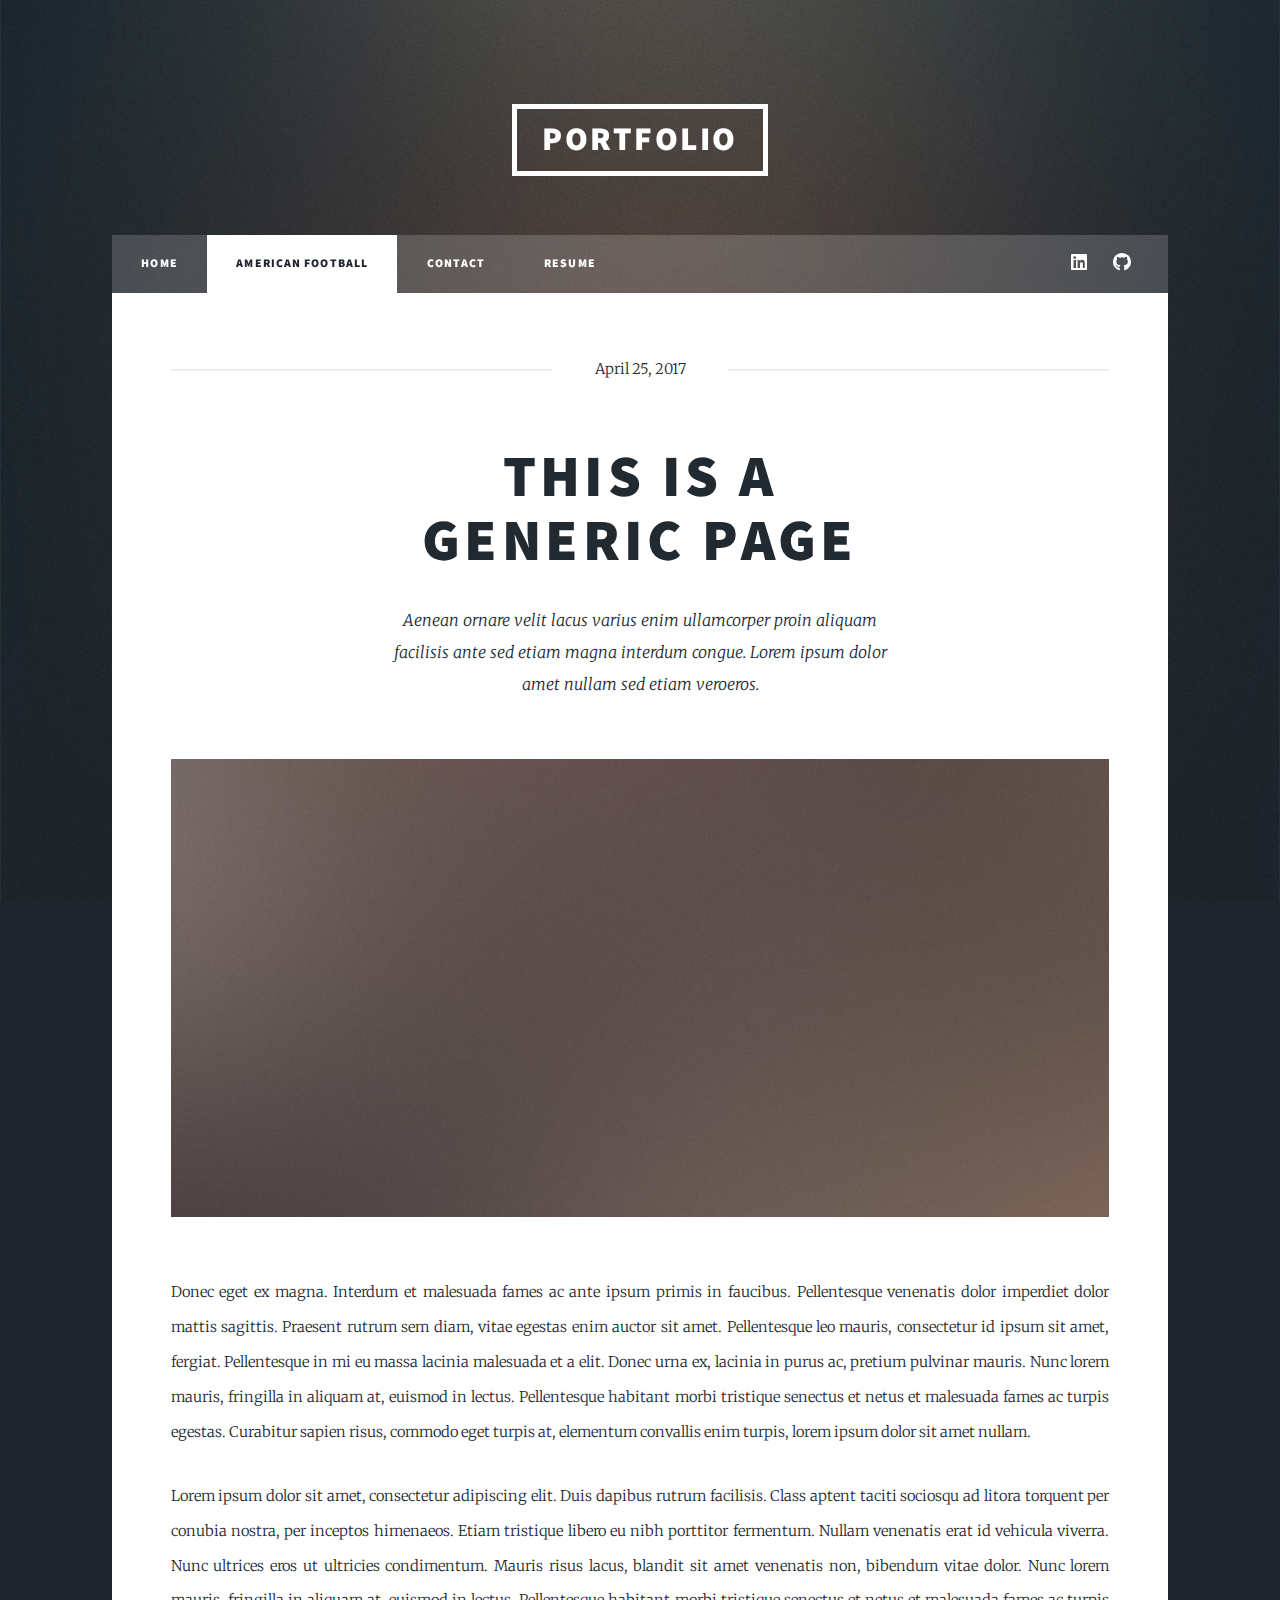
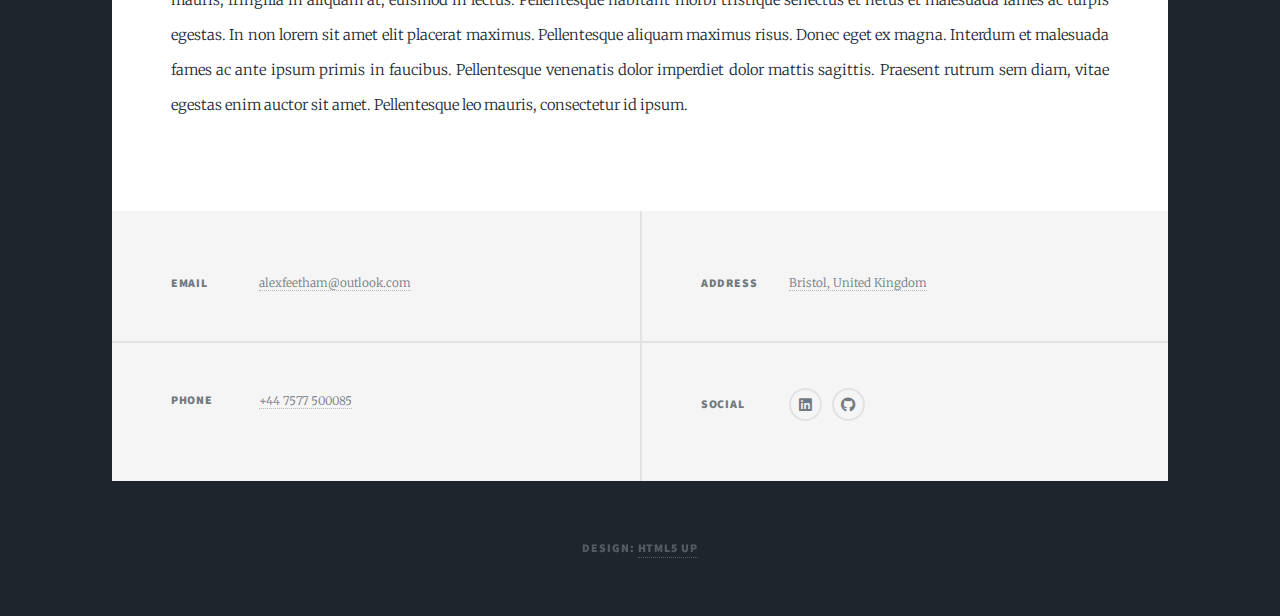
<file: AMF.html>
<!DOCTYPE HTML>
<!--
	Massively by HTML5 UP
	html5up.net | @ajlkn
	Free for personal and commercial use under the CCA 3.0 license (html5up.net/license)
-->
<html>
	<head>
		<title>Generic Page - Massively by HTML5 UP</title>
		<meta charset="utf-8" />
		<meta name="viewport" content="width=device-width, initial-scale=1, user-scalable=no" />
		<link rel="stylesheet" href="assets/css/main.css" />
		<noscript><link rel="stylesheet" href="assets/css/noscript.css" /></noscript>
	</head>
	<body class="is-preload">

		<!-- Wrapper -->
			<div id="wrapper">

				<!-- Header -->
					<header id="header">
						<a href="index.html" class="logo">Portfolio</a>
					</header>

				<!-- Nav -->
					<nav id="nav">
						<ul class="links">
							<li><a href="index.html">Home</a></li>
							<li class="active"><a href="#main" class="scrolly">American Football</a></li>
							<li><a href="#footer" class="scrolly">Contact</a></li>
							<li><a href="/documents/Alex-Feetham-Resume.pdf" download="Alex-Feetham-Resume">Resume</a></li>
						</ul>
						<ul class="icons">
							<li><a href="https://www.linkedin.com/in/alexfeetham4/" class="icon brands alt fa-linkedin"><span class="label">LinkedIn</span></a></li>
								<li><a href="https://github.com/alexfeetham98" class="icon brands alt fa-github"><span class="label">GitHub</span></a></li>
						</ul>
					</nav>

				<!-- Main -->
					<div id="main">

						<!-- Post -->
							<section class="post">
								<header class="major">
									<span class="date">April 25, 2017</span>
									<h1>This is a<br />
									Generic Page</h1>
									<p>Aenean ornare velit lacus varius enim ullamcorper proin aliquam<br />
									facilisis ante sed etiam magna interdum congue. Lorem ipsum dolor<br />
									amet nullam sed etiam veroeros.</p>
								</header>
								<div class="image main"><img src="images/pic01.jpg" alt=""></div>
								<p>Donec eget ex magna. Interdum et malesuada fames ac ante ipsum primis in faucibus. Pellentesque venenatis dolor imperdiet dolor mattis sagittis. Praesent rutrum sem diam, vitae egestas enim auctor sit amet. Pellentesque leo mauris, consectetur id ipsum sit amet, fergiat. Pellentesque in mi eu massa lacinia malesuada et a elit. Donec urna ex, lacinia in purus ac, pretium pulvinar mauris. Nunc lorem mauris, fringilla in aliquam at, euismod in lectus. Pellentesque habitant morbi tristique senectus et netus et malesuada fames ac turpis egestas. Curabitur sapien risus, commodo eget turpis at, elementum convallis enim turpis, lorem ipsum dolor sit amet nullam.</p>
								<p>Lorem ipsum dolor sit amet, consectetur adipiscing elit. Duis dapibus rutrum facilisis. Class aptent taciti sociosqu ad litora torquent per conubia nostra, per inceptos himenaeos. Etiam tristique libero eu nibh porttitor fermentum. Nullam venenatis erat id vehicula viverra. Nunc ultrices eros ut ultricies condimentum. Mauris risus lacus, blandit sit amet venenatis non, bibendum vitae dolor. Nunc lorem mauris, fringilla in aliquam at, euismod in lectus. Pellentesque habitant morbi tristique senectus et netus et malesuada fames ac turpis egestas. In non lorem sit amet elit placerat maximus. Pellentesque aliquam maximus risus. Donec eget ex magna. Interdum et malesuada fames ac ante ipsum primis in faucibus. Pellentesque venenatis dolor imperdiet dolor mattis sagittis. Praesent rutrum sem diam, vitae egestas enim auctor sit amet. Pellentesque leo mauris, consectetur id ipsum.</p>
							</section>

					</div>

				<!-- Footer -->
				<footer id="footer">
					<section class="split contact">
						<section>
							<h3>Email</h3>
							<p><a href="mailto:alexfeetham@outlook.com">alexfeetham@outlook.com</a></p>
						</section>
						<section>
							<h3>Phone</h3>
							<p><a href="tel:+447577500085">+44 7577 500085</a></p>
						</section>
					</section>
					<section class="split contact">
						<section>
							<h3>Address</h3>
							<p><a href="https://www.google.co.uk/maps/place/Bristol/@52.0321398,-2.1204031,8.81z/data=!4m13!1m7!3m6!1s0x4871836681b3d861:0x8ee4b22e4b9ad71f!2sBristol!3b1!8m2!3d51.4545117!4d-2.5879079!3m4!1s0x4871836681b3d861:0x8ee4b22e4b9ad71f!8m2!3d51.4545117!4d-2.5879079?hl=en&authuser=0">
								Bristol, United Kingdom</a></p>
						</section>
						<section>
							<h3>Social</h3>
							<ul class="icons alt">
								<li><a href="https://www.linkedin.com/in/alexfeetham4/" class="icon brands alt fa-linkedin"><span class="label">LinkedIn</span></a></li>
								<li><a href="https://github.com/alexfeetham98" class="icon brands alt fa-github"><span class="label">GitHub</span></a></li>
							</ul>
						</section>
					</section>
				</footer>

				<!-- Copyright -->
					<div id="copyright">
						<ul><li>Design: <a href="https://html5up.net">HTML5 UP</a></li></ul>
					</div>

			</div>

		<!-- Scripts -->
			<script src="assets/js/jquery.min.js"></script>
			<script src="assets/js/jquery.scrollex.min.js"></script>
			<script src="assets/js/jquery.scrolly.min.js"></script>
			<script src="assets/js/browser.min.js"></script>
			<script src="assets/js/breakpoints.min.js"></script>
			<script src="assets/js/util.js"></script>
			<script src="assets/js/main.js"></script>

	</body>
</html>
</file>
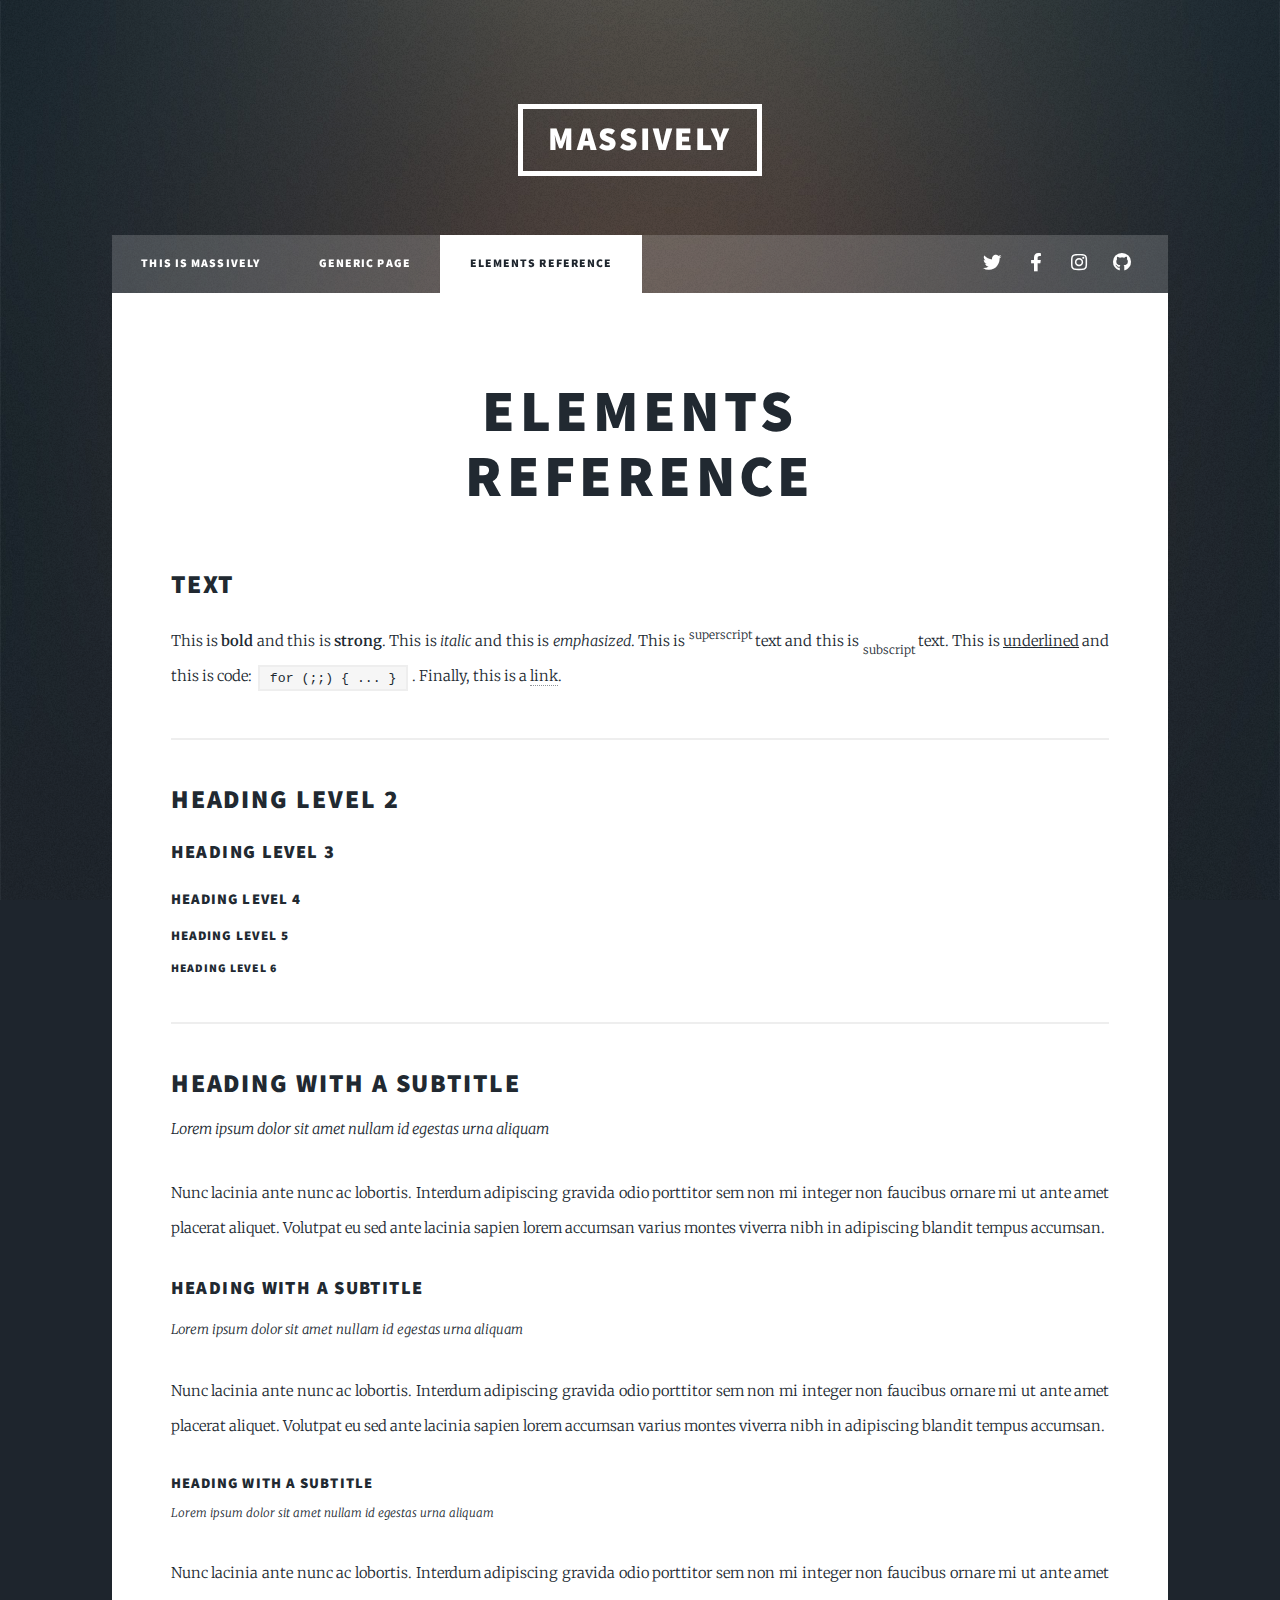
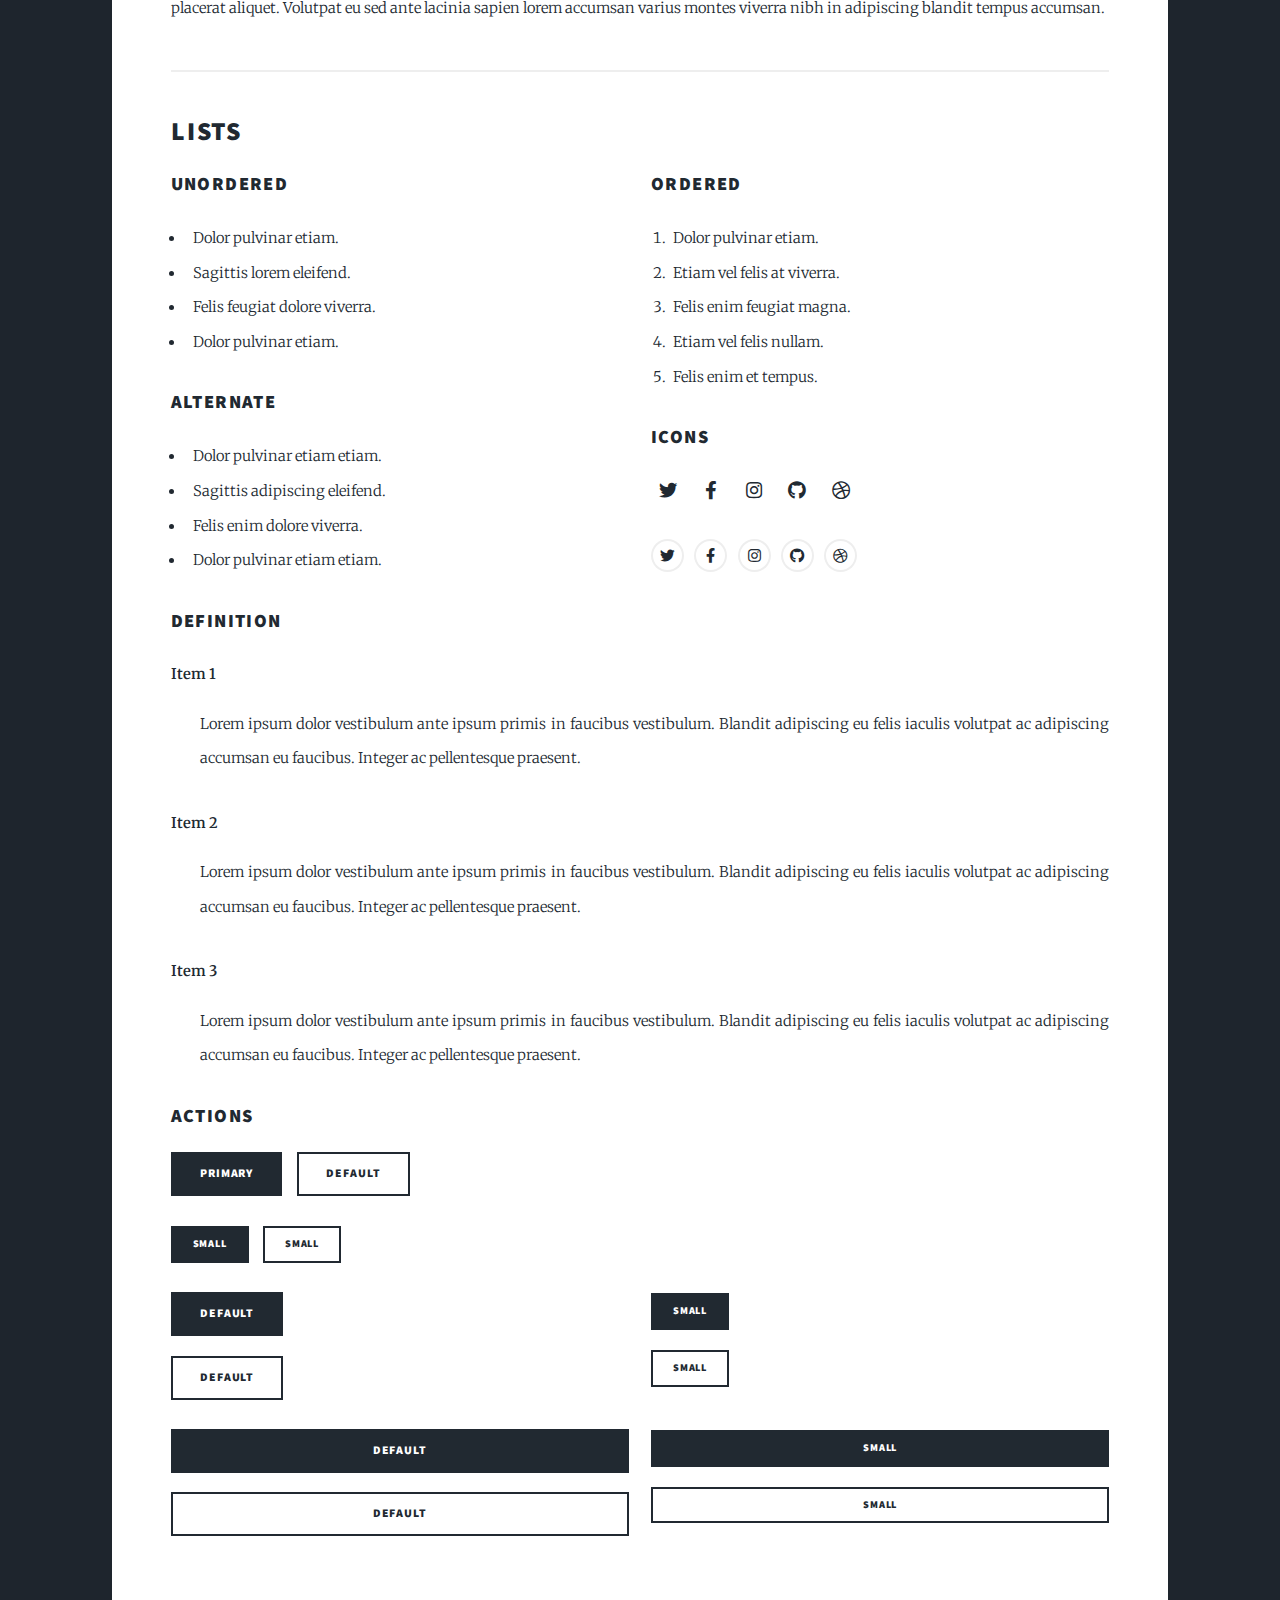
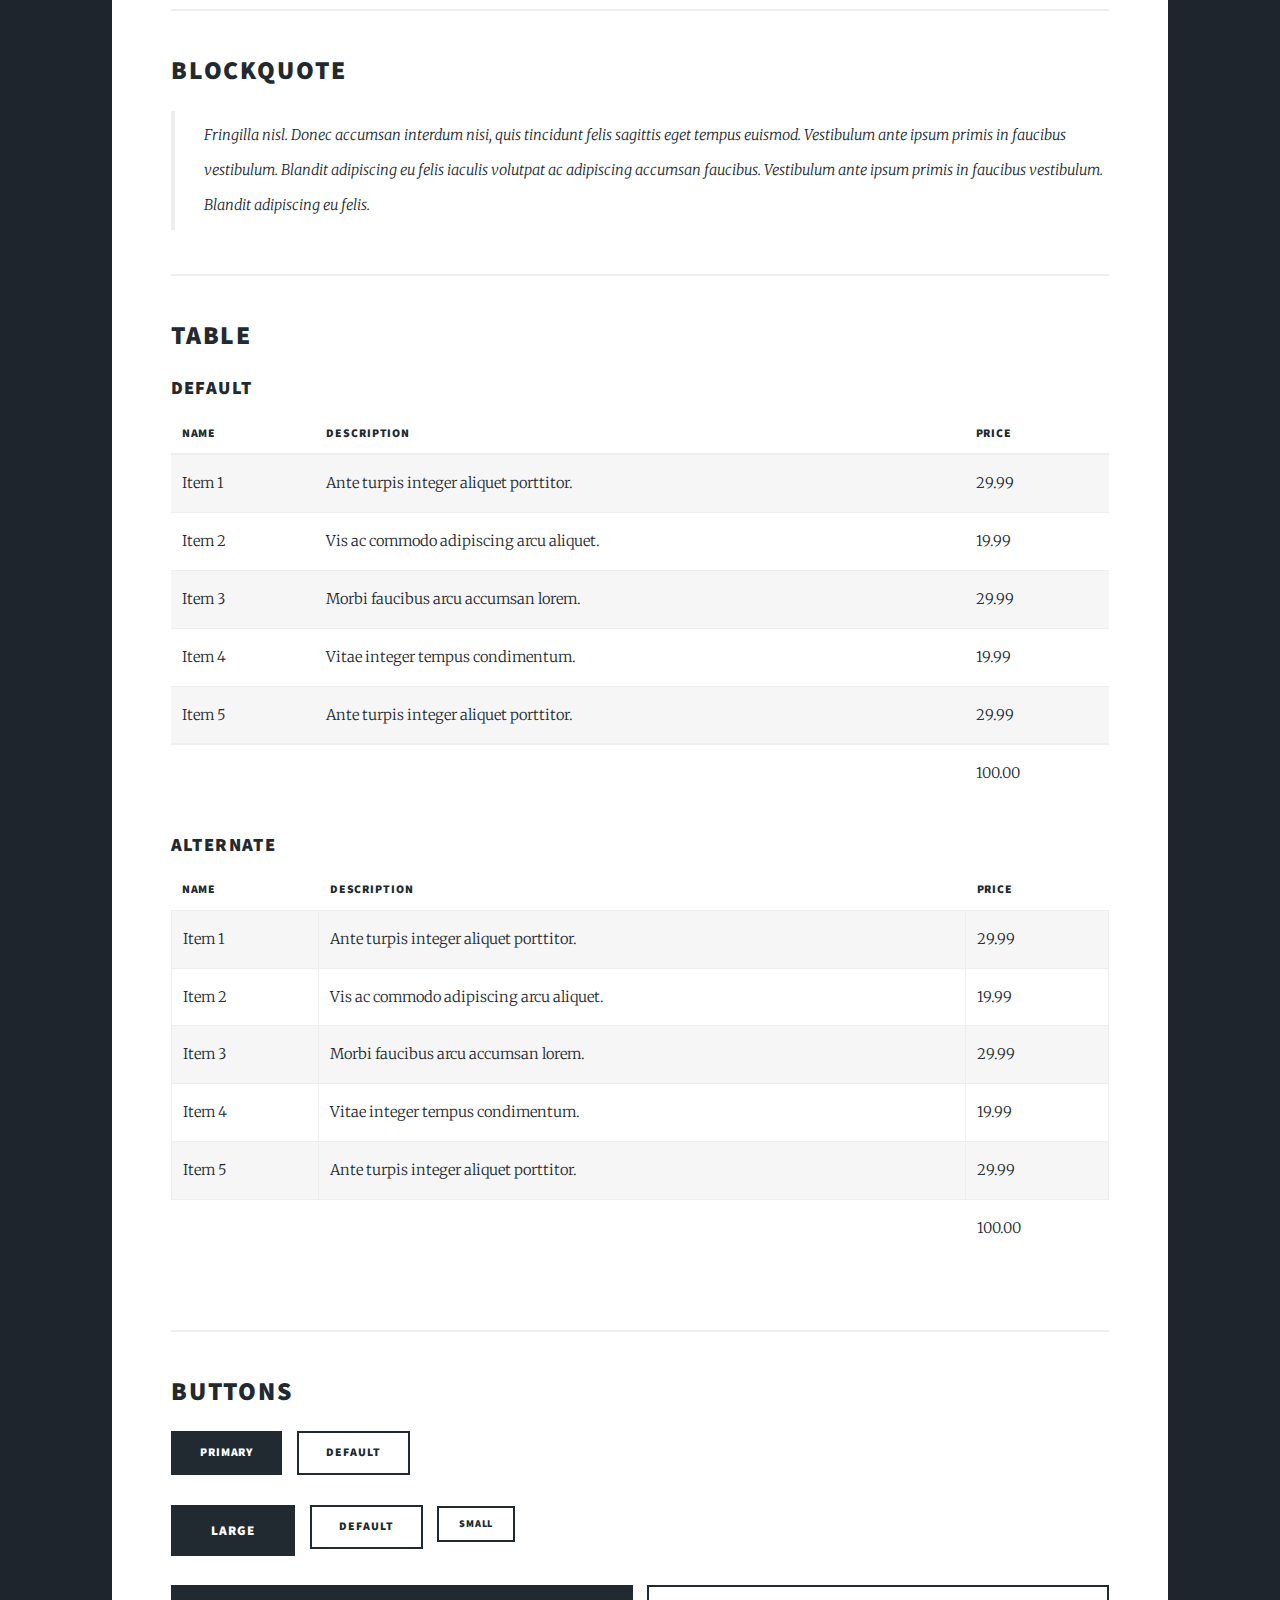
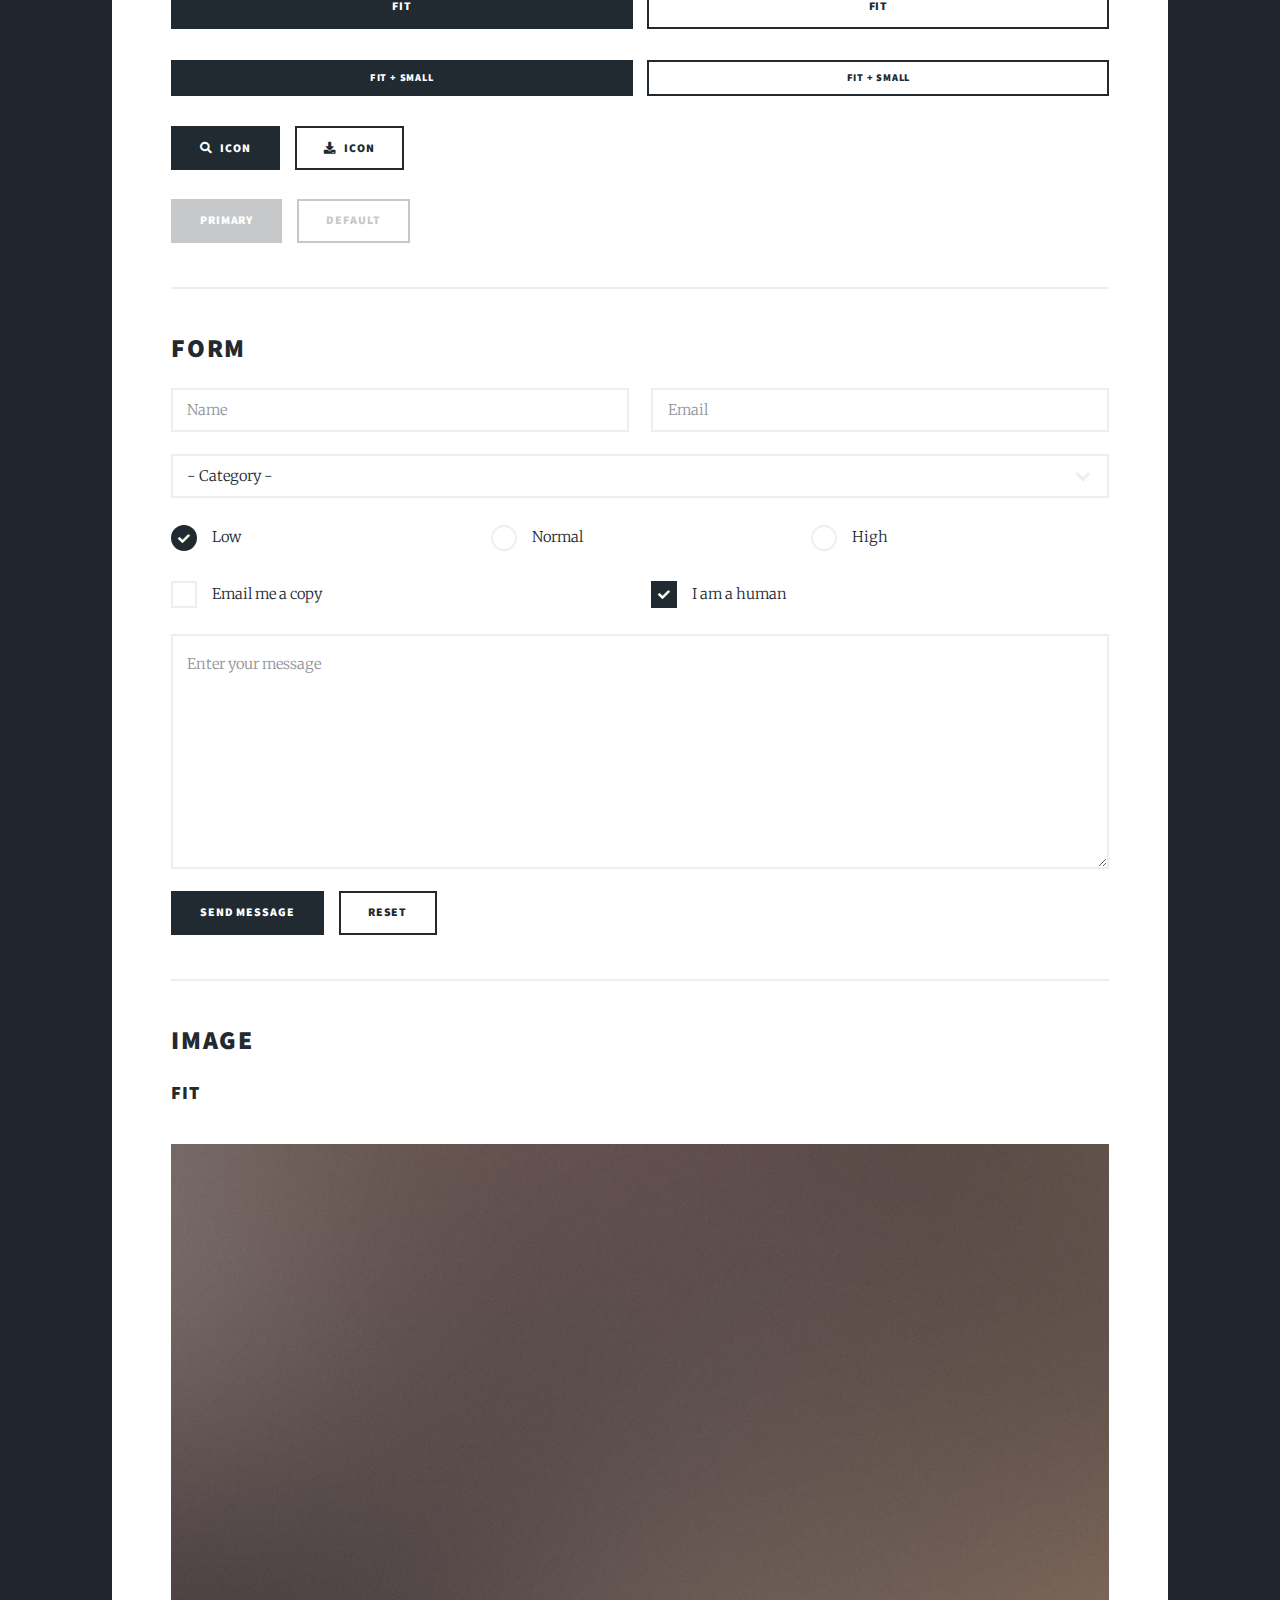
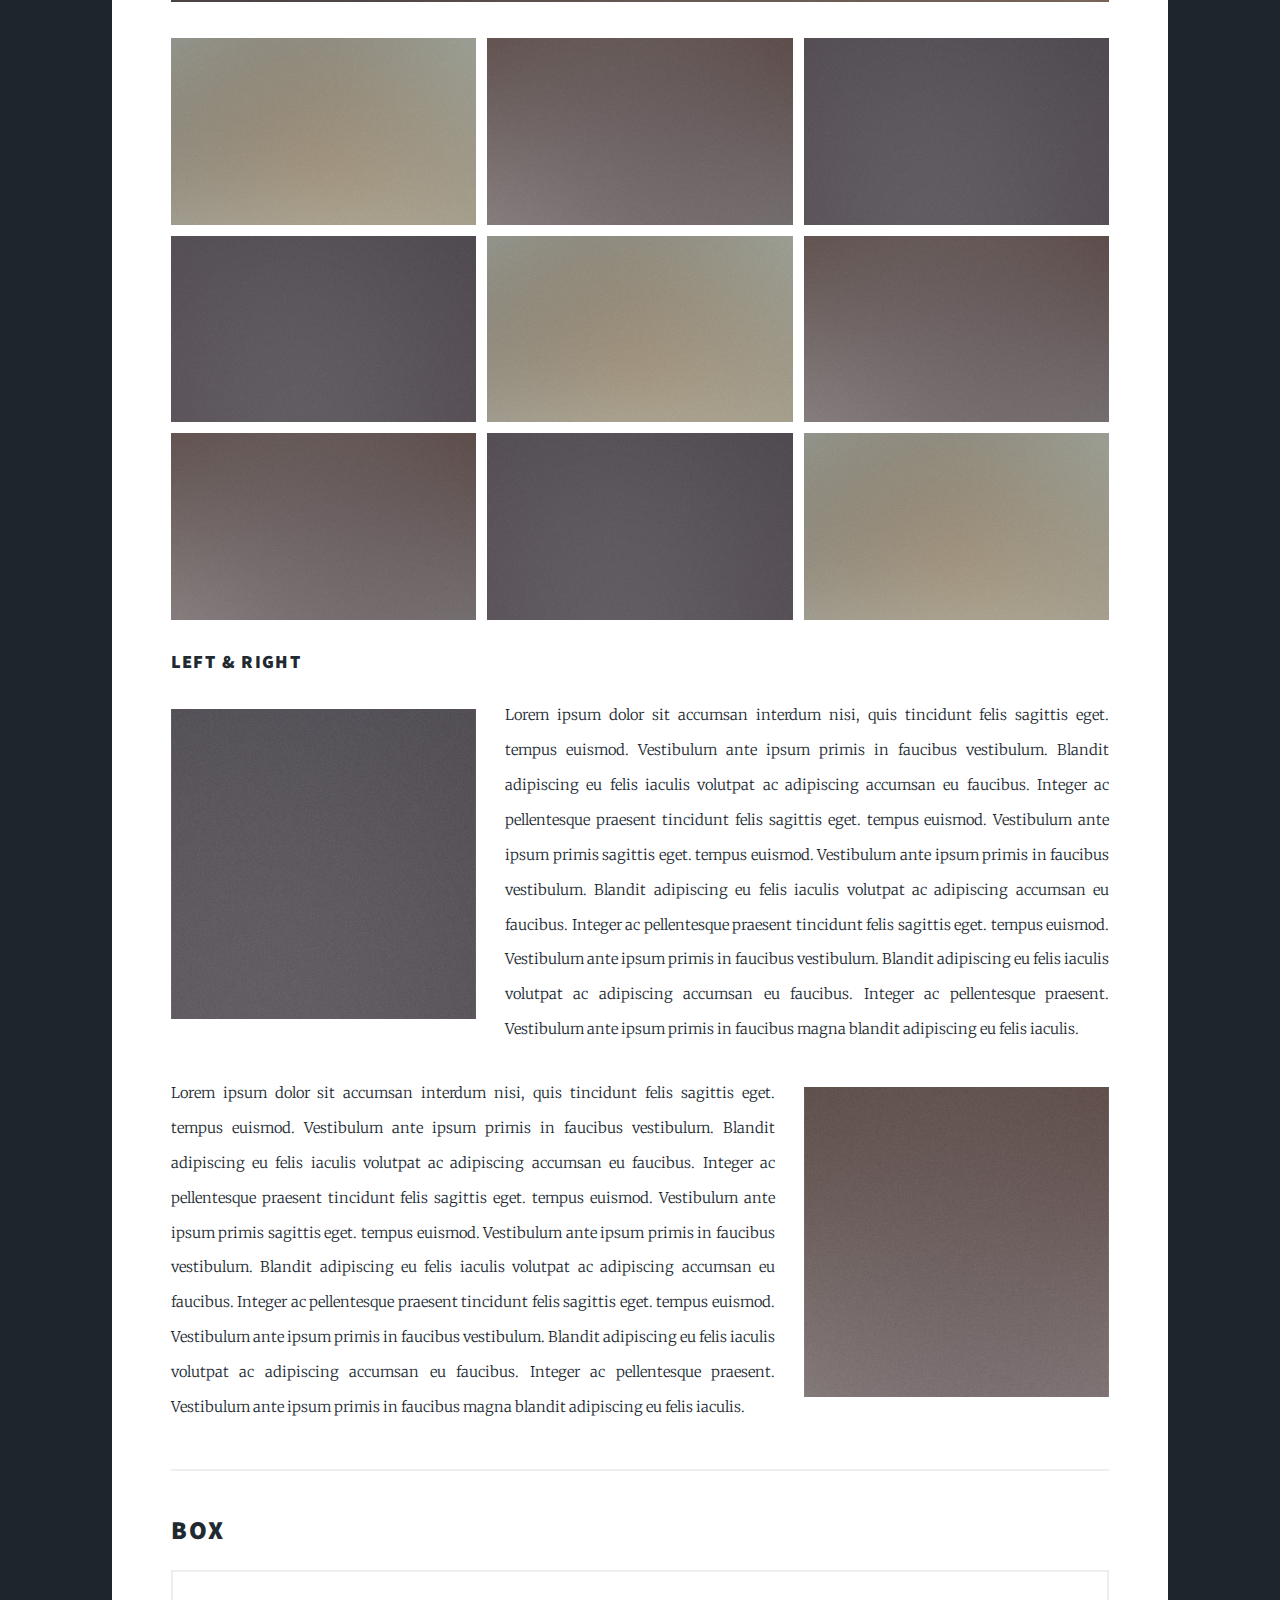
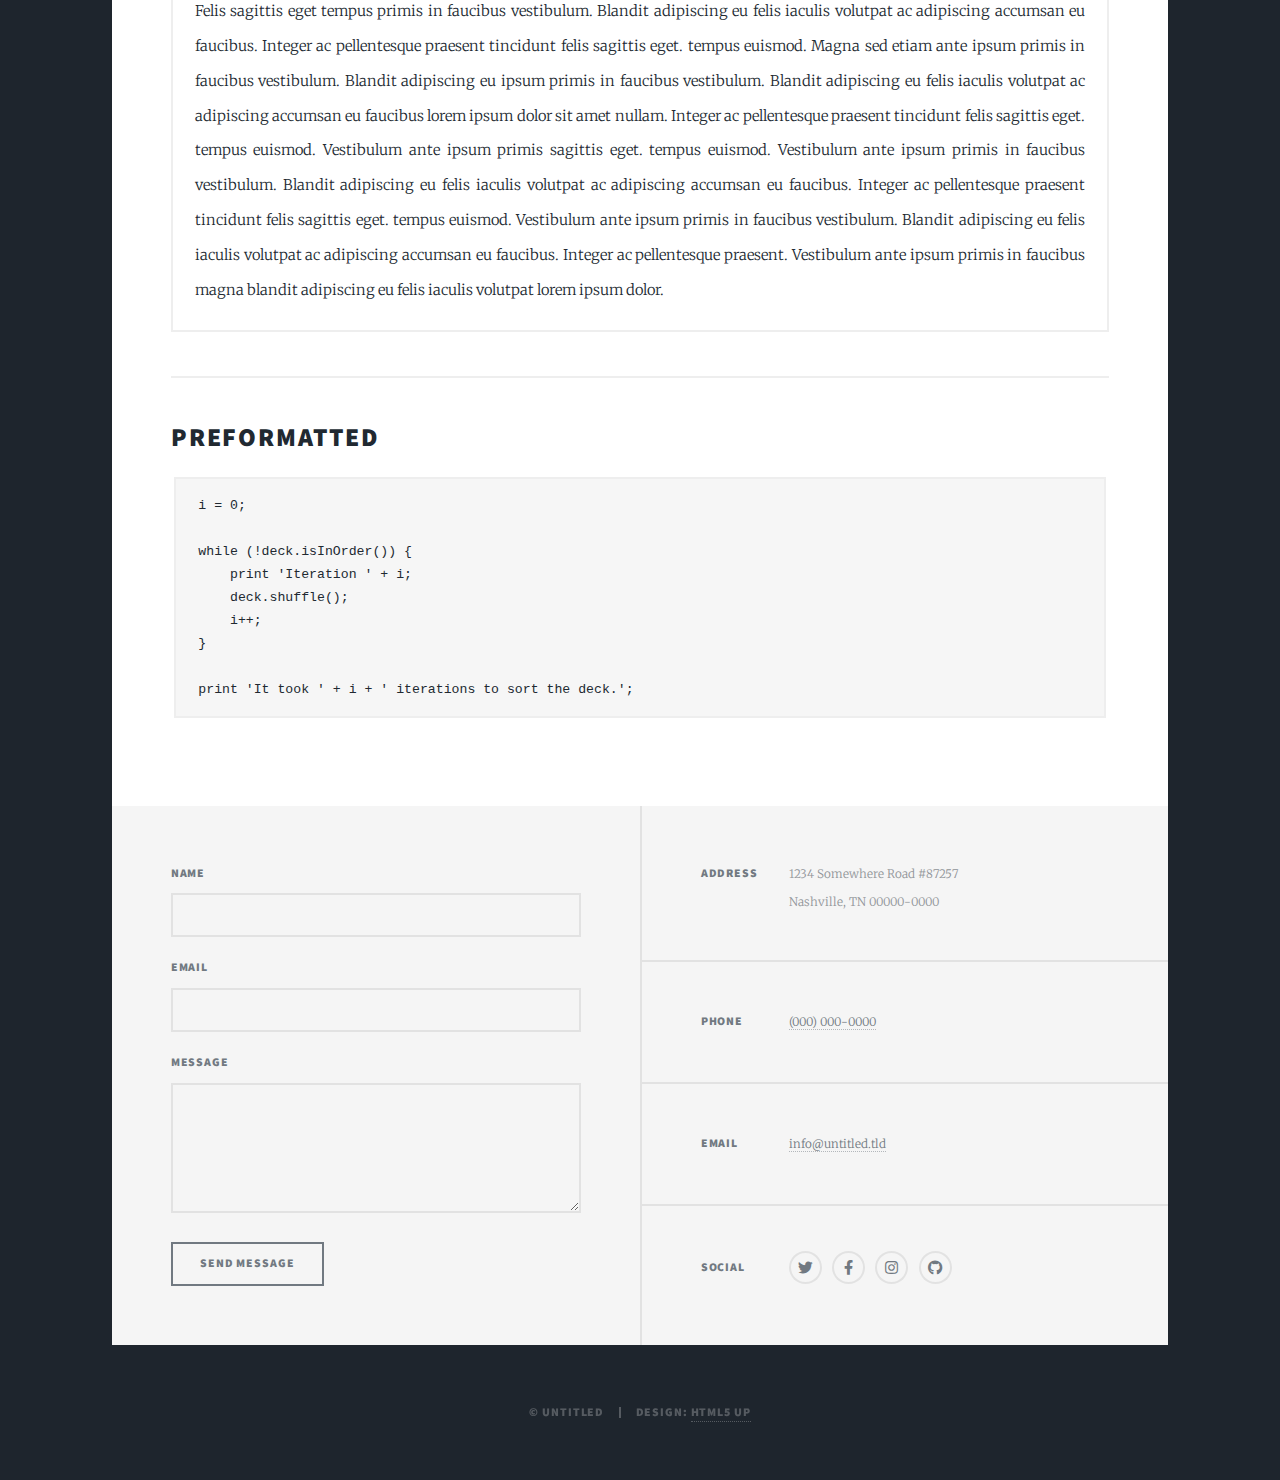
<file: elements.html>
<!DOCTYPE HTML>
<!--
	Massively by HTML5 UP
	html5up.net | @ajlkn
	Free for personal and commercial use under the CCA 3.0 license (html5up.net/license)
-->
<html>
	<head>
		<title>Elements Reference - Massively by HTML5 UP</title>
		<meta charset="utf-8" />
		<meta name="viewport" content="width=device-width, initial-scale=1, user-scalable=no" />
		<link rel="stylesheet" href="assets/css/main.css" />
		<noscript><link rel="stylesheet" href="assets/css/noscript.css" /></noscript>
	</head>
	<body class="is-preload">

		<!-- Wrapper -->
			<div id="wrapper">

				<!-- Header -->
					<header id="header">
						<a href="index.html" class="logo">Massively</a>
					</header>

				<!-- Nav -->
					<nav id="nav">
						<ul class="links">
							<li><a href="index.html">This is Massively</a></li>
							<li><a href="generic.html">Generic Page</a></li>
							<li class="active"><a href="elements.html">Elements Reference</a></li>
						</ul>
						<ul class="icons">
							<li><a href="#" class="icon brands fa-twitter"><span class="label">Twitter</span></a></li>
							<li><a href="#" class="icon brands fa-facebook-f"><span class="label">Facebook</span></a></li>
							<li><a href="#" class="icon brands fa-instagram"><span class="label">Instagram</span></a></li>
							<li><a href="#" class="icon brands fa-github"><span class="label">GitHub</span></a></li>
						</ul>
					</nav>

				<!-- Main -->
					<div id="main">

						<!-- Post -->
							<section class="post">
								<header class="major">
									<h1>Elements<br />
									Reference</h1>
								</header>

								<!-- Text stuff -->
									<h2>Text</h2>
									<p>This is <b>bold</b> and this is <strong>strong</strong>. This is <i>italic</i> and this is <em>emphasized</em>.
									This is <sup>superscript</sup> text and this is <sub>subscript</sub> text.
									This is <u>underlined</u> and this is code: <code>for (;;) { ... }</code>.
									Finally, this is a <a href="#">link</a>.</p>
									<hr />
									<h2>Heading Level 2</h2>
									<h3>Heading Level 3</h3>
									<h4>Heading Level 4</h4>
									<h5>Heading Level 5</h5>
									<h6>Heading Level 6</h6>
									<hr />
									<header>
										<h2>Heading with a Subtitle</h2>
										<p>Lorem ipsum dolor sit amet nullam id egestas urna aliquam</p>
									</header>
									<p>Nunc lacinia ante nunc ac lobortis. Interdum adipiscing gravida odio porttitor sem non mi integer non faucibus ornare mi ut ante amet placerat aliquet. Volutpat eu sed ante lacinia sapien lorem accumsan varius montes viverra nibh in adipiscing blandit tempus accumsan.</p>
									<header>
										<h3>Heading with a Subtitle</h3>
										<p>Lorem ipsum dolor sit amet nullam id egestas urna aliquam</p>
									</header>
									<p>Nunc lacinia ante nunc ac lobortis. Interdum adipiscing gravida odio porttitor sem non mi integer non faucibus ornare mi ut ante amet placerat aliquet. Volutpat eu sed ante lacinia sapien lorem accumsan varius montes viverra nibh in adipiscing blandit tempus accumsan.</p>
									<header>
										<h4>Heading with a Subtitle</h4>
										<p>Lorem ipsum dolor sit amet nullam id egestas urna aliquam</p>
									</header>
									<p>Nunc lacinia ante nunc ac lobortis. Interdum adipiscing gravida odio porttitor sem non mi integer non faucibus ornare mi ut ante amet placerat aliquet. Volutpat eu sed ante lacinia sapien lorem accumsan varius montes viverra nibh in adipiscing blandit tempus accumsan.</p>

									<hr />

								<!-- Lists -->
									<h2>Lists</h2>
									<div class="row">
										<div class="col-6 col-12-small">

											<h3>Unordered</h3>
											<ul>
												<li>Dolor pulvinar etiam.</li>
												<li>Sagittis lorem eleifend.</li>
												<li>Felis feugiat dolore viverra.</li>
												<li>Dolor pulvinar etiam.</li>
											</ul>

											<h3>Alternate</h3>
											<ul class="alt">
												<li>Dolor pulvinar etiam etiam.</li>
												<li>Sagittis adipiscing eleifend.</li>
												<li>Felis enim dolore viverra.</li>
												<li>Dolor pulvinar etiam etiam.</li>
											</ul>

										</div>
										<div class="col-6 col-12-small">

											<h3>Ordered</h3>
											<ol>
												<li>Dolor pulvinar etiam.</li>
												<li>Etiam vel felis at viverra.</li>
												<li>Felis enim feugiat magna.</li>
												<li>Etiam vel felis nullam.</li>
												<li>Felis enim et tempus.</li>
											</ol>

											<h3>Icons</h3>
											<ul class="icons">
												<li><a href="#" class="icon brands fa-twitter"><span class="label">Twitter</span></a></li>
												<li><a href="#" class="icon brands fa-facebook-f"><span class="label">Facebook</span></a></li>
												<li><a href="#" class="icon brands fa-instagram"><span class="label">Instagram</span></a></li>
												<li><a href="#" class="icon brands fa-github"><span class="label">Github</span></a></li>
												<li><a href="#" class="icon brands fa-dribbble"><span class="label">Dribbble</span></a></li>
											</ul>
											<ul class="icons alt">
												<li><a href="#" class="icon brands alt fa-twitter"><span class="label">Twitter</span></a></li>
												<li><a href="#" class="icon brands alt fa-facebook-f"><span class="label">Facebook</span></a></li>
												<li><a href="#" class="icon brands alt fa-instagram"><span class="label">Instagram</span></a></li>
												<li><a href="#" class="icon brands alt fa-github"><span class="label">Github</span></a></li>
												<li><a href="#" class="icon brands alt fa-dribbble"><span class="label">Dribbble</span></a></li>
											</ul>

										</div>
									</div>
									<h3>Definition</h3>
									<dl>
										<dt>Item 1</dt>
										<dd>
											<p>Lorem ipsum dolor vestibulum ante ipsum primis in faucibus vestibulum. Blandit adipiscing eu felis iaculis volutpat ac adipiscing accumsan eu faucibus. Integer ac pellentesque praesent.</p>
										</dd>
										<dt>Item 2</dt>
										<dd>
											<p>Lorem ipsum dolor vestibulum ante ipsum primis in faucibus vestibulum. Blandit adipiscing eu felis iaculis volutpat ac adipiscing accumsan eu faucibus. Integer ac pellentesque praesent.</p>
										</dd>
										<dt>Item 3</dt>
										<dd>
											<p>Lorem ipsum dolor vestibulum ante ipsum primis in faucibus vestibulum. Blandit adipiscing eu felis iaculis volutpat ac adipiscing accumsan eu faucibus. Integer ac pellentesque praesent.</p>
										</dd>
									</dl>

									<h3>Actions</h3>
									<ul class="actions">
										<li><a href="#" class="button primary">Primary</a></li>
										<li><a href="#" class="button">Default</a></li>
									</ul>
									<ul class="actions small">
										<li><a href="#" class="button primary small">Small</a></li>
										<li><a href="#" class="button small">Small</a></li>
									</ul>
									<div class="row">
										<div class="col-6 col-12-small">
											<ul class="actions stacked">
												<li><a href="#" class="button primary">Default</a></li>
												<li><a href="#" class="button">Default</a></li>
											</ul>
										</div>
										<div class="col-6 col-12-small">
											<ul class="actions stacked">
												<li><a href="#" class="button primary small">Small</a></li>
												<li><a href="#" class="button small">Small</a></li>
											</ul>
										</div>
									</div>
									<div class="row">
										<div class="col-6 col-12-small">
											<ul class="actions stacked">
												<li><a href="#" class="button primary fit">Default</a></li>
												<li><a href="#" class="button fit">Default</a></li>
											</ul>
										</div>
										<div class="col-6 col-12-small">
											<ul class="actions stacked">
												<li><a href="#" class="button primary small fit">Small</a></li>
												<li><a href="#" class="button small fit">Small</a></li>
											</ul>
										</div>
									</div>

									<hr />

								<!-- Blockquote -->
									<h2>Blockquote</h2>
									<blockquote>Fringilla nisl. Donec accumsan interdum nisi, quis tincidunt felis sagittis eget tempus euismod. Vestibulum ante ipsum primis in faucibus vestibulum. Blandit adipiscing eu felis iaculis volutpat ac adipiscing accumsan faucibus. Vestibulum ante ipsum primis in faucibus vestibulum. Blandit adipiscing eu felis.</blockquote>

									<hr />

								<!-- Table -->
									<h2>Table</h2>

									<h3>Default</h3>
									<div class="table-wrapper">
										<table>
											<thead>
												<tr>
													<th>Name</th>
													<th>Description</th>
													<th>Price</th>
												</tr>
											</thead>
											<tbody>
												<tr>
													<td>Item 1</td>
													<td>Ante turpis integer aliquet porttitor.</td>
													<td>29.99</td>
												</tr>
												<tr>
													<td>Item 2</td>
													<td>Vis ac commodo adipiscing arcu aliquet.</td>
													<td>19.99</td>
												</tr>
												<tr>
													<td>Item 3</td>
													<td> Morbi faucibus arcu accumsan lorem.</td>
													<td>29.99</td>
												</tr>
												<tr>
													<td>Item 4</td>
													<td>Vitae integer tempus condimentum.</td>
													<td>19.99</td>
												</tr>
												<tr>
													<td>Item 5</td>
													<td>Ante turpis integer aliquet porttitor.</td>
													<td>29.99</td>
												</tr>
											</tbody>
											<tfoot>
												<tr>
													<td colspan="2"></td>
													<td>100.00</td>
												</tr>
											</tfoot>
										</table>
									</div>

									<h3>Alternate</h3>
									<div class="table-wrapper">
										<table class="alt">
											<thead>
												<tr>
													<th>Name</th>
													<th>Description</th>
													<th>Price</th>
												</tr>
											</thead>
											<tbody>
												<tr>
													<td>Item 1</td>
													<td>Ante turpis integer aliquet porttitor.</td>
													<td>29.99</td>
												</tr>
												<tr>
													<td>Item 2</td>
													<td>Vis ac commodo adipiscing arcu aliquet.</td>
													<td>19.99</td>
												</tr>
												<tr>
													<td>Item 3</td>
													<td> Morbi faucibus arcu accumsan lorem.</td>
													<td>29.99</td>
												</tr>
												<tr>
													<td>Item 4</td>
													<td>Vitae integer tempus condimentum.</td>
													<td>19.99</td>
												</tr>
												<tr>
													<td>Item 5</td>
													<td>Ante turpis integer aliquet porttitor.</td>
													<td>29.99</td>
												</tr>
											</tbody>
											<tfoot>
												<tr>
													<td colspan="2"></td>
													<td>100.00</td>
												</tr>
											</tfoot>
										</table>
									</div>

									<hr />

								<!-- Buttons -->
									<h2>Buttons</h2>
									<ul class="actions">
										<li><a href="#" class="button primary">Primary</a></li>
										<li><a href="#" class="button">Default</a></li>
									</ul>
									<ul class="actions">
										<li><a href="#" class="button primary large">Large</a></li>
										<li><a href="#" class="button">Default</a></li>
										<li><a href="#" class="button small">Small</a></li>
									</ul>
									<ul class="actions fit">
										<li><a href="#" class="button primary fit">Fit</a></li>
										<li><a href="#" class="button fit">Fit</a></li>
									</ul>
									<ul class="actions fit small">
										<li><a href="#" class="button primary fit small">Fit + Small</a></li>
										<li><a href="#" class="button fit small">Fit + Small</a></li>
									</ul>
									<ul class="actions">
										<li><a href="#" class="button primary icon solid fa-search">Icon</a></li>
										<li><a href="#" class="button icon solid fa-download">Icon</a></li>
									</ul>
									<ul class="actions">
										<li><span class="button primary disabled">Primary</span></li>
										<li><span class="button disabled">Default</span></li>
									</ul>

									<hr />

								<!-- Form -->
									<h2>Form</h2>

									<form method="post" action="#">
										<div class="row gtr-uniform">
											<div class="col-6 col-12-xsmall">
												<input type="text" name="demo-name" id="demo-name" value="" placeholder="Name" />
											</div>
											<div class="col-6 col-12-xsmall">
												<input type="email" name="demo-email" id="demo-email" value="" placeholder="Email" />
											</div>
											<!-- Break -->
											<div class="col-12">
												<select name="demo-category" id="demo-category">
													<option value="">- Category -</option>
													<option value="1">Manufacturing</option>
													<option value="1">Shipping</option>
													<option value="1">Administration</option>
													<option value="1">Human Resources</option>
												</select>
											</div>
											<!-- Break -->
											<div class="col-4 col-12-small">
												<input type="radio" id="demo-priority-low" name="demo-priority" checked>
												<label for="demo-priority-low">Low</label>
											</div>
											<div class="col-4 col-12-small">
												<input type="radio" id="demo-priority-normal" name="demo-priority">
												<label for="demo-priority-normal">Normal</label>
											</div>
											<div class="col-4 col-12-small">
												<input type="radio" id="demo-priority-high" name="demo-priority">
												<label for="demo-priority-high">High</label>
											</div>
											<!-- Break -->
											<div class="col-6 col-12-small">
												<input type="checkbox" id="demo-copy" name="demo-copy">
												<label for="demo-copy">Email me a copy</label>
											</div>
											<div class="col-6 col-12-small">
												<input type="checkbox" id="demo-human" name="demo-human" checked>
												<label for="demo-human">I am a human</label>
											</div>
											<!-- Break -->
											<div class="col-12">
												<textarea name="demo-message" id="demo-message" placeholder="Enter your message" rows="6"></textarea>
											</div>
											<!-- Break -->
											<div class="col-12">
												<ul class="actions">
													<li><input type="submit" value="Send Message" class="primary" /></li>
													<li><input type="reset" value="Reset" /></li>
												</ul>
											</div>
										</div>
									</form>

									<hr />

								<!-- Image -->
									<h2>Image</h2>

									<h3>Fit</h3>
									<span class="image fit"><img src="images/pic01.jpg" alt="" /></span>
									<div class="box alt">
										<div class="row gtr-50 gtr-uniform">
											<div class="col-4"><span class="image fit"><img src="images/pic02.jpg" alt="" /></span></div>
											<div class="col-4"><span class="image fit"><img src="images/pic03.jpg" alt="" /></span></div>
											<div class="col-4"><span class="image fit"><img src="images/pic04.jpg" alt="" /></span></div>
											<!-- Break -->
											<div class="col-4"><span class="image fit"><img src="images/pic04.jpg" alt="" /></span></div>
											<div class="col-4"><span class="image fit"><img src="images/pic02.jpg" alt="" /></span></div>
											<div class="col-4"><span class="image fit"><img src="images/pic03.jpg" alt="" /></span></div>
											<!-- Break -->
											<div class="col-4"><span class="image fit"><img src="images/pic03.jpg" alt="" /></span></div>
											<div class="col-4"><span class="image fit"><img src="images/pic04.jpg" alt="" /></span></div>
											<div class="col-4"><span class="image fit"><img src="images/pic02.jpg" alt="" /></span></div>
										</div>
									</div>

									<h3>Left &amp; Right</h3>
									<p><span class="image left"><img src="images/pic08.jpg" alt="" /></span>Lorem ipsum dolor sit accumsan interdum nisi, quis tincidunt felis sagittis eget. tempus euismod. Vestibulum ante ipsum primis in faucibus vestibulum. Blandit adipiscing eu felis iaculis volutpat ac adipiscing accumsan eu faucibus. Integer ac pellentesque praesent tincidunt felis sagittis eget. tempus euismod. Vestibulum ante ipsum primis sagittis eget. tempus euismod. Vestibulum ante ipsum primis in faucibus vestibulum. Blandit adipiscing eu felis iaculis volutpat ac adipiscing accumsan eu faucibus. Integer ac pellentesque praesent tincidunt felis sagittis eget. tempus euismod. Vestibulum ante ipsum primis in faucibus vestibulum. Blandit adipiscing eu felis iaculis volutpat ac adipiscing accumsan eu faucibus. Integer ac pellentesque praesent. Vestibulum ante ipsum primis in faucibus magna blandit adipiscing eu felis iaculis.</p>
									<p><span class="image right"><img src="images/pic09.jpg" alt="" /></span>Lorem ipsum dolor sit accumsan interdum nisi, quis tincidunt felis sagittis eget. tempus euismod. Vestibulum ante ipsum primis in faucibus vestibulum. Blandit adipiscing eu felis iaculis volutpat ac adipiscing accumsan eu faucibus. Integer ac pellentesque praesent tincidunt felis sagittis eget. tempus euismod. Vestibulum ante ipsum primis sagittis eget. tempus euismod. Vestibulum ante ipsum primis in faucibus vestibulum. Blandit adipiscing eu felis iaculis volutpat ac adipiscing accumsan eu faucibus. Integer ac pellentesque praesent tincidunt felis sagittis eget. tempus euismod. Vestibulum ante ipsum primis in faucibus vestibulum. Blandit adipiscing eu felis iaculis volutpat ac adipiscing accumsan eu faucibus. Integer ac pellentesque praesent. Vestibulum ante ipsum primis in faucibus magna blandit adipiscing eu felis iaculis.</p>

									<hr />

								<!-- Box -->
									<h2>Box</h2>
									<div class="box">
										<p>Felis sagittis eget tempus primis in faucibus vestibulum. Blandit adipiscing eu felis iaculis volutpat ac adipiscing accumsan eu faucibus. Integer ac pellentesque praesent tincidunt felis sagittis eget. tempus euismod. Magna sed etiam ante ipsum primis in faucibus vestibulum. Blandit adipiscing eu ipsum primis in faucibus vestibulum. Blandit adipiscing eu felis iaculis volutpat ac adipiscing accumsan eu faucibus lorem ipsum dolor sit amet nullam. Integer ac pellentesque praesent tincidunt felis sagittis eget. tempus euismod. Vestibulum ante ipsum primis sagittis eget. tempus euismod. Vestibulum ante ipsum primis in faucibus vestibulum. Blandit adipiscing eu felis iaculis volutpat ac adipiscing accumsan eu faucibus. Integer ac pellentesque praesent tincidunt felis sagittis eget. tempus euismod. Vestibulum ante ipsum primis in faucibus vestibulum. Blandit adipiscing eu felis iaculis volutpat ac adipiscing accumsan eu faucibus. Integer ac pellentesque praesent. Vestibulum ante ipsum primis in faucibus magna blandit adipiscing eu felis iaculis volutpat lorem ipsum dolor.</p>
									</div>

									<hr />

								<!-- Preformatted Code -->
									<h2>Preformatted</h2>
									<pre><code>i = 0;

while (!deck.isInOrder()) {
    print 'Iteration ' + i;
    deck.shuffle();
    i++;
}

print 'It took ' + i + ' iterations to sort the deck.';
</code></pre>

							</section>

					</div>

				<!-- Footer -->
					<footer id="footer">
						<section>
							<form method="post" action="#">
								<div class="fields">
									<div class="field">
										<label for="name">Name</label>
										<input type="text" name="name" id="name" />
									</div>
									<div class="field">
										<label for="email">Email</label>
										<input type="text" name="email" id="email" />
									</div>
									<div class="field">
										<label for="message">Message</label>
										<textarea name="message" id="message" rows="3"></textarea>
									</div>
								</div>
								<ul class="actions">
									<li><input type="submit" value="Send Message" /></li>
								</ul>
							</form>
						</section>
						<section class="split contact">
							<section class="alt">
								<h3>Address</h3>
								<p>1234 Somewhere Road #87257<br />
								Nashville, TN 00000-0000</p>
							</section>
							<section>
								<h3>Phone</h3>
								<p><a href="#">(000) 000-0000</a></p>
							</section>
							<section>
								<h3>Email</h3>
								<p><a href="#">info@untitled.tld</a></p>
							</section>
							<section>
								<h3>Social</h3>
								<ul class="icons alt">
									<li><a href="#" class="icon brands alt fa-twitter"><span class="label">Twitter</span></a></li>
									<li><a href="#" class="icon brands alt fa-facebook-f"><span class="label">Facebook</span></a></li>
									<li><a href="#" class="icon brands alt fa-instagram"><span class="label">Instagram</span></a></li>
									<li><a href="#" class="icon brands alt fa-github"><span class="label">GitHub</span></a></li>
								</ul>
							</section>
						</section>
					</footer>

				<!-- Copyright -->
					<div id="copyright">
						<ul><li>&copy; Untitled</li><li>Design: <a href="https://html5up.net">HTML5 UP</a></li></ul>
					</div>

			</div>

		<!-- Scripts -->
			<script src="assets/js/jquery.min.js"></script>
			<script src="assets/js/jquery.scrollex.min.js"></script>
			<script src="assets/js/jquery.scrolly.min.js"></script>
			<script src="assets/js/browser.min.js"></script>
			<script src="assets/js/breakpoints.min.js"></script>
			<script src="assets/js/util.js"></script>
			<script src="assets/js/main.js"></script>

	</body>
</html>
</file>
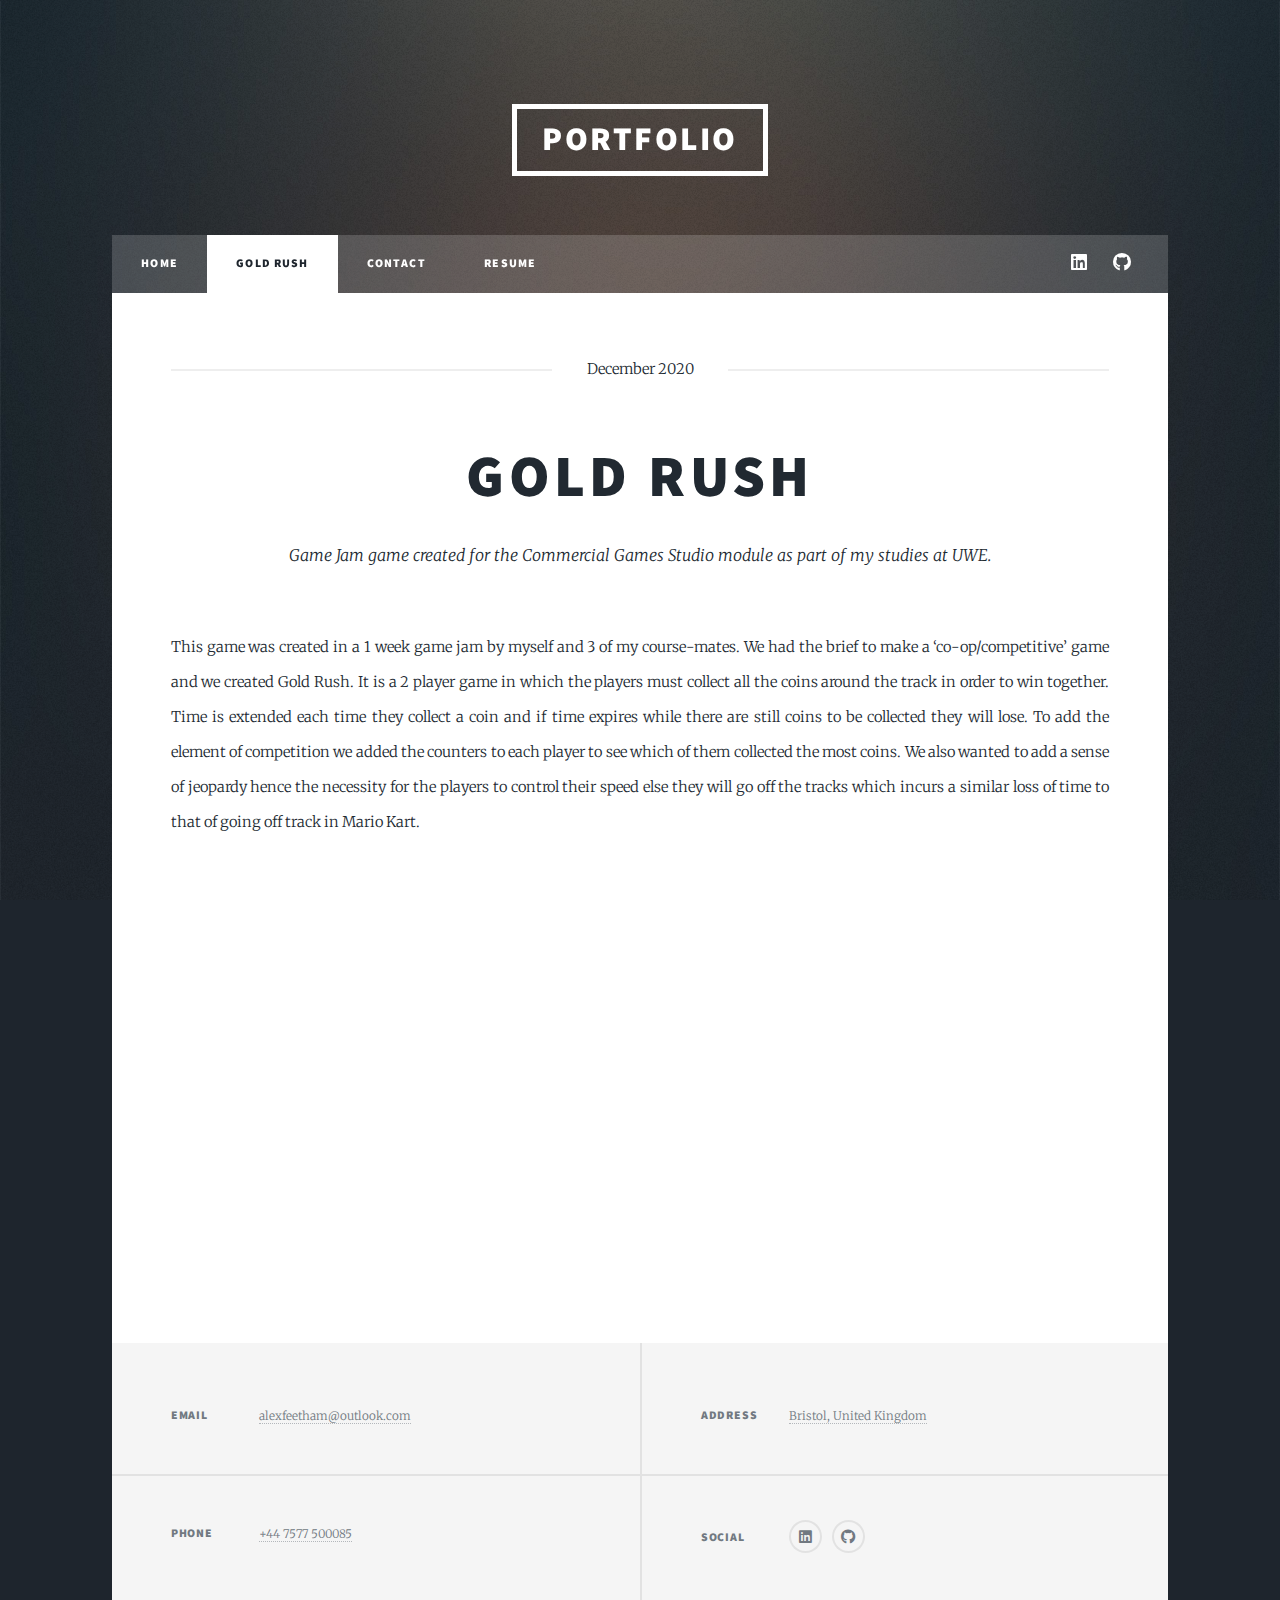
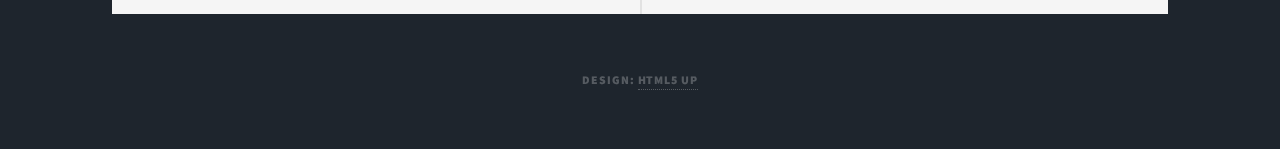
<file: gold-rush.html>
<!DOCTYPE HTML>
<!--
	Massively by HTML5 UP
	html5up.net | @ajlkn
	Free for personal and commercial use under the CCA 3.0 license (html5up.net/license)
-->
<html>
	<head>
		<title>Gold Rush</title>
		<meta charset="utf-8" />
		<meta name="viewport" content="width=device-width, initial-scale=1, user-scalable=no" />
		<link rel="stylesheet" href="assets/css/main.css" />
		<noscript><link rel="stylesheet" href="assets/css/noscript.css" /></noscript>
	</head>
	<body class="is-preload">

		<!-- Wrapper -->
			<div id="wrapper">

				<!-- Header -->
					<header id="header">
						<a href="index.html" class="logo">Portfolio</a>
					</header>

				<!-- Nav -->
					<nav id="nav">
						<ul class="links">
							<li><a href="index.html">Home</a></li>
							<li class="active"><a href="#main" class="scrolly">Gold Rush</a></li>
							<li><a href="#footer" class="scrolly">Contact</a></li>
							<li><a href="resume.html">Resume</a></li>
						</ul>
						<ul class="icons">
							<li><a href="https://www.linkedin.com/in/alexfeetham4/" class="icon brands alt fa-linkedin"><span class="label">LinkedIn</span></a></li>
								<li><a href="https://github.com/alexfeetham98" class="icon brands alt fa-github"><span class="label">GitHub</span></a></li>
						</ul>
					</nav>

				<!-- Main -->
					<div id="main">

						<!-- Post -->
							<section class="post">
								<header class="major">
									<span class="date">December 2020</span>
									<h1>Gold Rush</h1>
									<p>Game Jam game created for the Commercial Games Studio module as part of my studies at UWE.</p>
								</header>
								<p>
									This game was created in a 1 week game jam by myself and 3 of my course-mates. 
									We had the brief to make a ‘co-op/competitive’ game and we created Gold Rush. 
									It is a 2 player game in which the players must collect all the coins around the track in order to win together. 
									Time is extended each time they collect a coin and if time expires while there are still coins to be collected they will lose. 
									To add the element of competition we added the counters to each player to see which of them collected the most coins. 
									We also wanted to add a sense of jeopardy hence the necessity for the players to control their speed else they will go off the tracks which incurs a similar loss of time to that of going off track in Mario Kart.
								</p>
								<div class="image main align-center"><iframe width="560" height="315" src="https://www.youtube.com/embed/P2zmSAzPHhc?si=XjUi9bL9JKHK4kyP" title="YouTube video player" frameborder="0" allow="accelerometer; autoplay; clipboard-write; encrypted-media; gyroscope; picture-in-picture; web-share" allowfullscreen></iframe></div>
								
								
							</section>

					</div>

				<!-- Footer -->
				<footer id="footer">
					<section class="split contact">
						<section>
							<h3>Email</h3>
							<p><a href="mailto:alexfeetham@outlook.com">alexfeetham@outlook.com</a></p>
						</section>
						<section>
							<h3>Phone</h3>
							<p><a href="tel:+447577500085">+44 7577 500085</a></p>
						</section>
					</section>
					<section class="split contact">
						<section>
							<h3>Address</h3>
							<p><a href="https://www.google.co.uk/maps/place/Bristol/@52.0321398,-2.1204031,8.81z/data=!4m13!1m7!3m6!1s0x4871836681b3d861:0x8ee4b22e4b9ad71f!2sBristol!3b1!8m2!3d51.4545117!4d-2.5879079!3m4!1s0x4871836681b3d861:0x8ee4b22e4b9ad71f!8m2!3d51.4545117!4d-2.5879079?hl=en&authuser=0">
								Bristol, United Kingdom</a></p>
						</section>
						<section>
							<h3>Social</h3>
							<ul class="icons alt">
								<li><a href="https://www.linkedin.com/in/alexfeetham4/" class="icon brands alt fa-linkedin"><span class="label">LinkedIn</span></a></li>
								<li><a href="https://github.com/alexfeetham98" class="icon brands alt fa-github"><span class="label">GitHub</span></a></li>
							</ul>
						</section>
					</section>
				</footer>

				<!-- Copyright -->
					<div id="copyright">
						<ul><li>Design: <a href="https://html5up.net">HTML5 UP</a></li></ul>
					</div>

			</div>

		<!-- Scripts -->
			<script src="assets/js/jquery.min.js"></script>
			<script src="assets/js/jquery.scrollex.min.js"></script>
			<script src="assets/js/jquery.scrolly.min.js"></script>
			<script src="assets/js/browser.min.js"></script>
			<script src="assets/js/breakpoints.min.js"></script>
			<script src="assets/js/util.js"></script>
			<script src="assets/js/main.js"></script>

	</body>
</html>
</file>
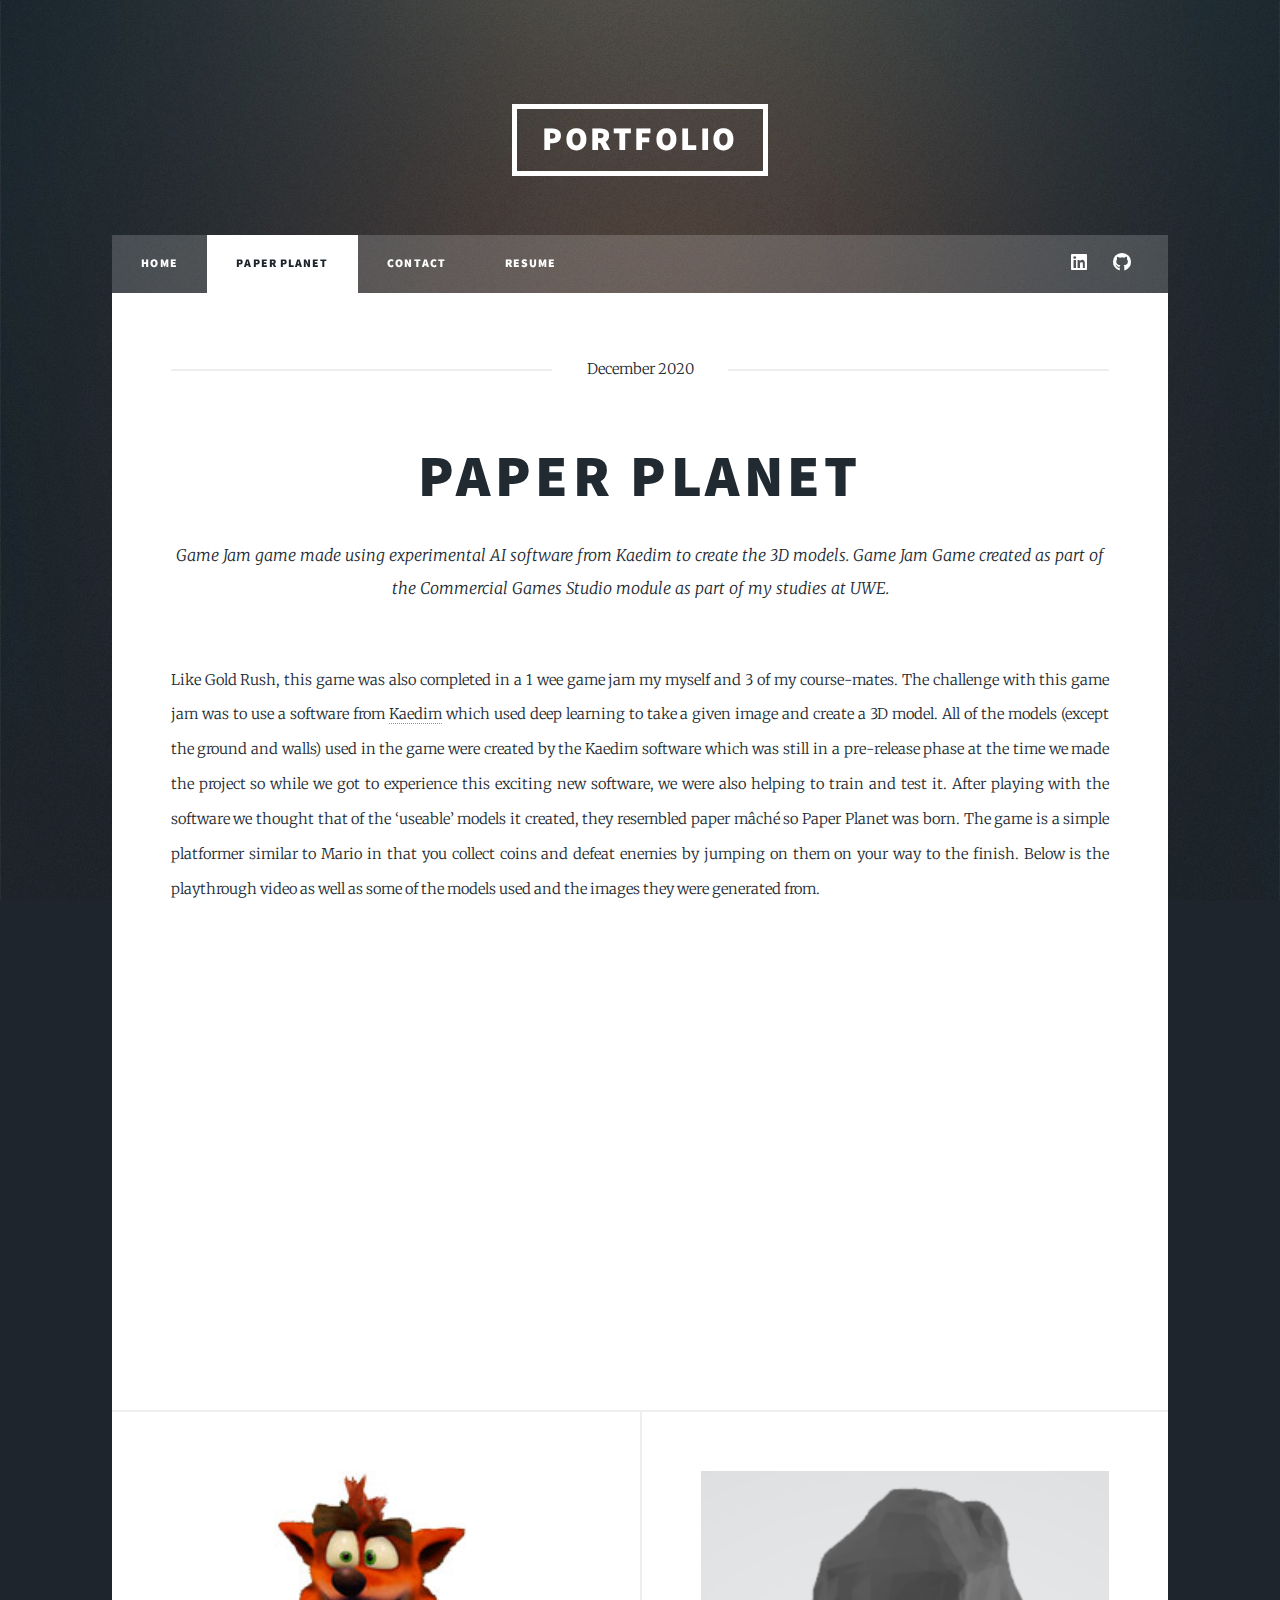
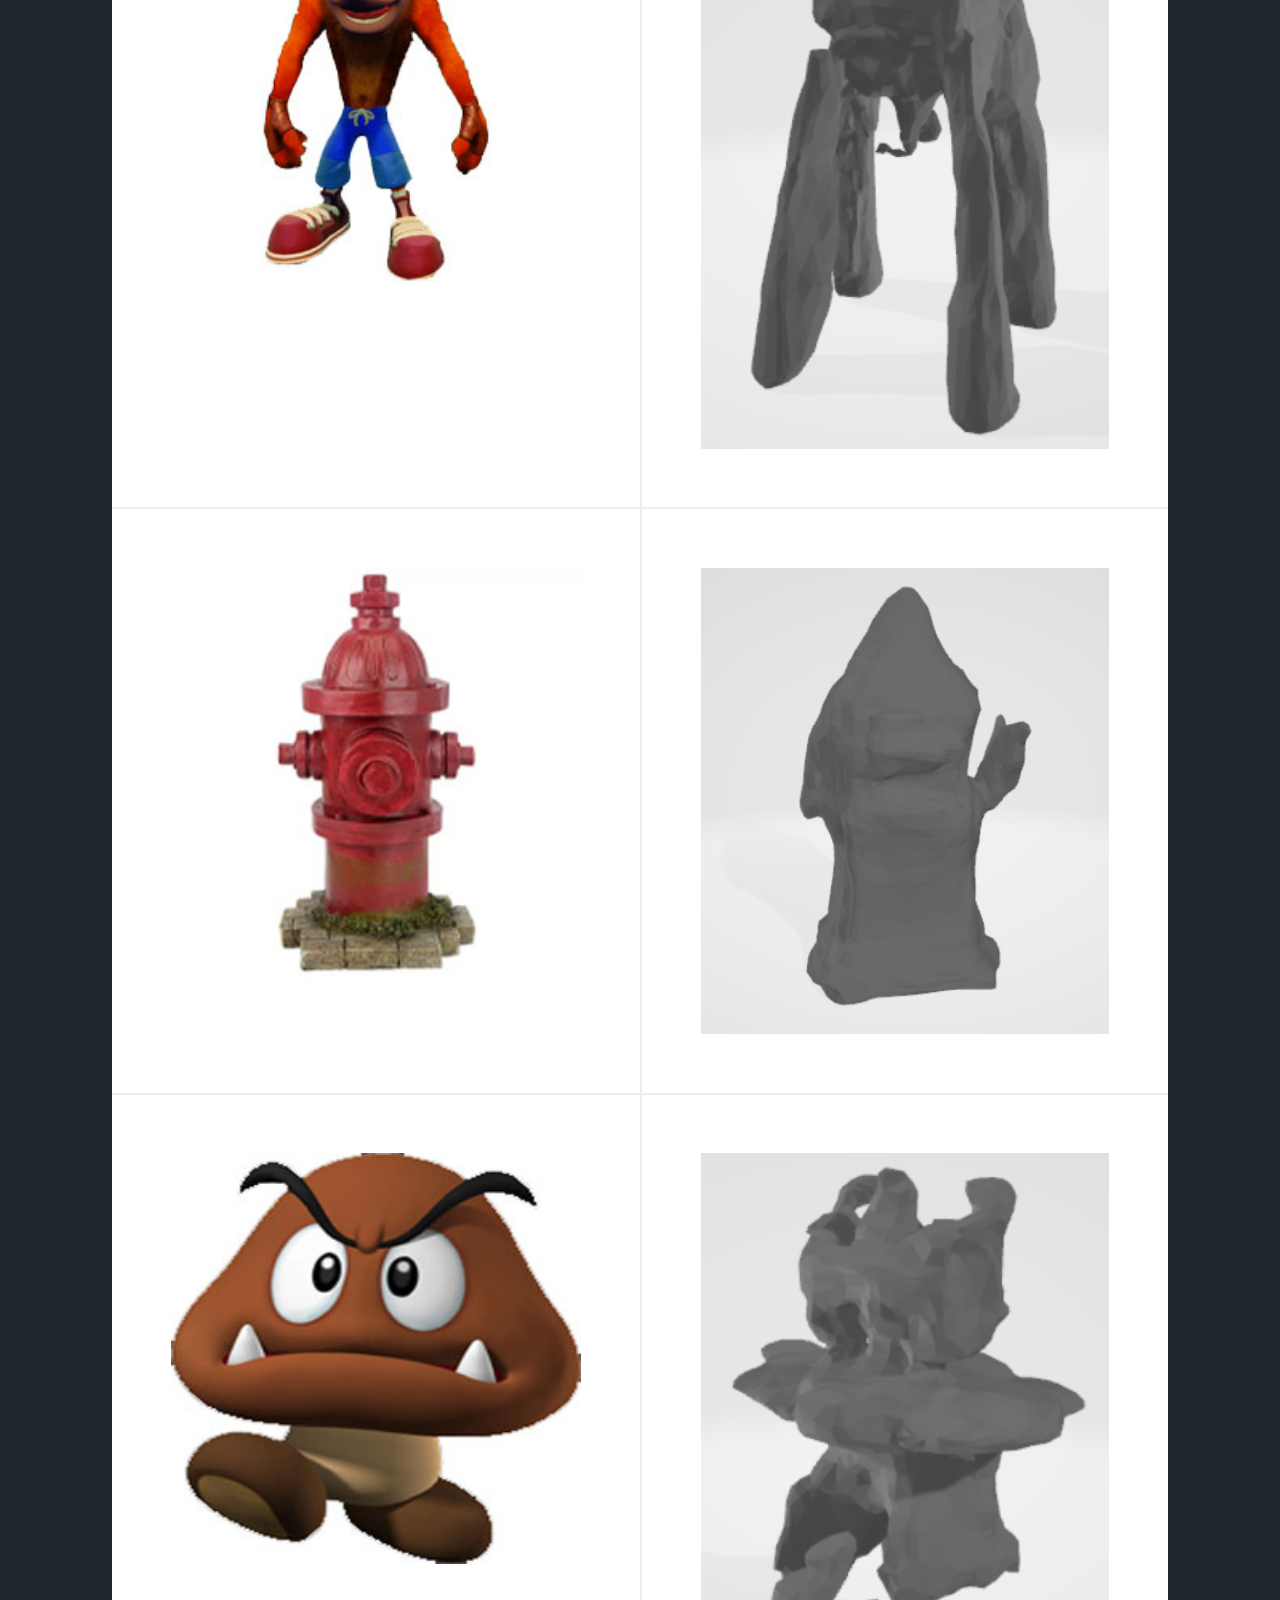
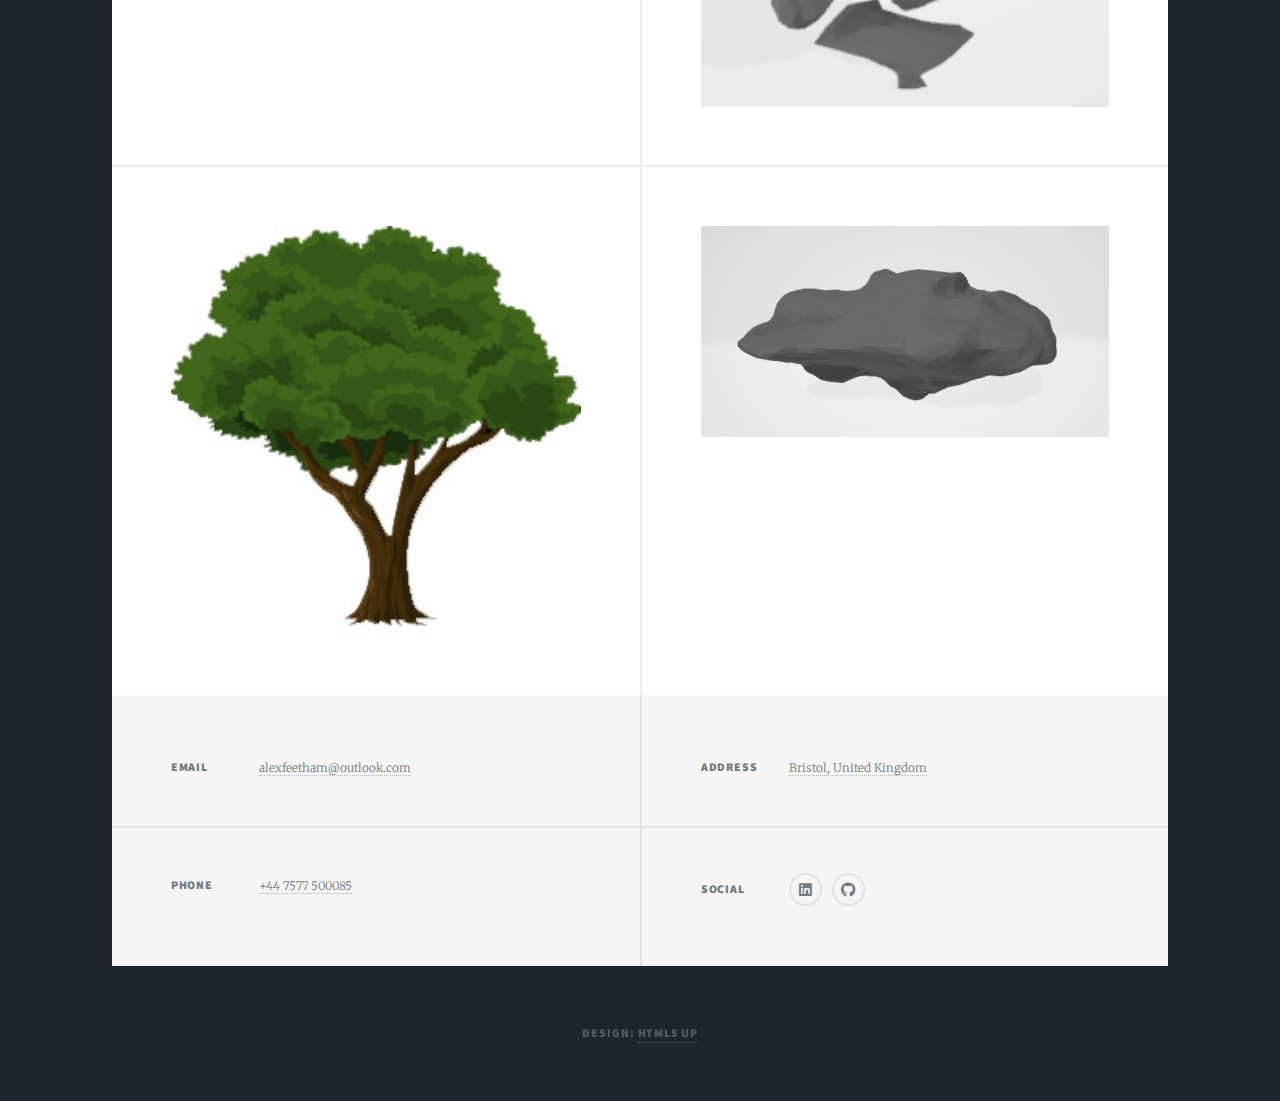
<file: paper-planet.html>
<!DOCTYPE HTML>
<!--
	Massively by HTML5 UP
	html5up.net | @ajlkn
	Free for personal and commercial use under the CCA 3.0 license (html5up.net/license)
-->
<html>
	<head>
		<title>Paper Planet</title>
		<meta charset="utf-8" />
		<meta name="viewport" content="width=device-width, initial-scale=1, user-scalable=no" />
		<link rel="stylesheet" href="assets/css/main.css" />
		<noscript><link rel="stylesheet" href="assets/css/noscript.css" /></noscript>
	</head>
	<body class="is-preload">

		<!-- Wrapper -->
			<div id="wrapper">

				<!-- Header -->
					<header id="header">
						<a href="index.html" class="logo">Portfolio</a>
					</header>

				<!-- Nav -->
					<nav id="nav">
						<ul class="links">
							<li><a href="index.html">Home</a></li>
							<li class="active"><a href="#main" class="scrolly">Paper Planet</a></li>
							<li><a href="#footer" class="scrolly">Contact</a></li>
							<li><a href="resume.html">Resume</a></li>
						</ul>
						<ul class="icons">
							<li><a href="https://www.linkedin.com/in/alexfeetham4/" class="icon brands alt fa-linkedin"><span class="label">LinkedIn</span></a></li>
								<li><a href="https://github.com/alexfeetham98" class="icon brands alt fa-github"><span class="label">GitHub</span></a></li>
						</ul>
					</nav>

				<!-- Main -->
					<div id="main">

						<!-- Post -->
							<section class="post">
								<header class="major">
									<span class="date">December 2020</span>
									<h1>Paper Planet</h1>
									<p>
										Game Jam game made using experimental AI software from Kaedim to create the 3D models.
										Game Jam Game created as part of the Commercial Games Studio module as part of my studies at UWE.
									</p>
								</header>
								<p>
									Like Gold Rush, this game was also completed in a 1 wee game jam my myself and 3 of my course-mates. 
									The challenge with this game jam was to use a software from <a href="https://www.linkedin.com/company/kaedim/">Kaedim</a> which used deep learning to take a given image and create a 3D model. 
									All of the models (except the ground and walls) used in the game were created by the Kaedim software which was still in a pre-release phase at the time we made the project so while we got to experience this exciting new software, we were also helping to train and test it. 
									After playing with the software we thought that of the ‘useable’ models it created, they resembled paper mâché so Paper Planet was born. 
									The game is a simple platformer similar to Mario in that you collect coins and defeat enemies by jumping on them on your way to the finish. 
									Below is the playthrough video as well as some of the models used and the images they were generated from.
								</p>
								
								<div class="image main align-center"><iframe width="560" height="315" src="https://www.youtube.com/embed/1XBd-4cRt1Q?si=of5YWbBtd6AbK-MA" title="YouTube video player" frameborder="0" allow="accelerometer; autoplay; clipboard-write; encrypted-media; gyroscope; picture-in-picture; web-share" allowfullscreen></iframe></div>
							</section>
							<section class="posts" id="posts">

								<article>
									<a class="image fit"><img src="images/projects/character4.jpg"/></a>
								</article>
								
								<article>
									<a class="image fit"><img src="images/projects/kaedim-crash.png"/></a>
								</article>

								<article>
									<a class="image fit"><img src="images/projects/firehydrant .jpg"/></a>
								</article>

								<article>
									<a class="image fit"><img src="images/projects/kaedim-firehydrant.png"/></a>
								</article>
								
								<article>
									<a class="image fit"><img src="images/projects/gooba.jpg"/></a>
								</article>
								
								<article>
									<a class="image fit"><img src="images/projects/kaedim-goombapng.png"/></a>
								</article>

								<article>
									<a class="image fit"><img src="images/projects/tree.jpg"/></a>
								</article>
								
								<article>
									<a class="image fit"><img src="images/projects/kaedim-tree.png"/></a>
								</article>
								
							</section>

					</div>

				<!-- Footer -->
				<footer id="footer">
					<section class="split contact">
						<section>
							<h3>Email</h3>
							<p><a href="mailto:alexfeetham@outlook.com">alexfeetham@outlook.com</a></p>
						</section>
						<section>
							<h3>Phone</h3>
							<p><a href="tel:+447577500085">+44 7577 500085</a></p>
						</section>
					</section>
					<section class="split contact">
						<section>
							<h3>Address</h3>
							<p><a href="https://www.google.co.uk/maps/place/Bristol/@52.0321398,-2.1204031,8.81z/data=!4m13!1m7!3m6!1s0x4871836681b3d861:0x8ee4b22e4b9ad71f!2sBristol!3b1!8m2!3d51.4545117!4d-2.5879079!3m4!1s0x4871836681b3d861:0x8ee4b22e4b9ad71f!8m2!3d51.4545117!4d-2.5879079?hl=en&authuser=0">
								Bristol, United Kingdom</a></p>
						</section>
						<section>
							<h3>Social</h3>
							<ul class="icons alt">
								<li><a href="https://www.linkedin.com/in/alexfeetham4/" class="icon brands alt fa-linkedin"><span class="label">LinkedIn</span></a></li>
								<li><a href="https://github.com/alexfeetham98" class="icon brands alt fa-github"><span class="label">GitHub</span></a></li>
							</ul>
						</section>
					</section>
				</footer>

				<!-- Copyright -->
					<div id="copyright">
						<ul><li>Design: <a href="https://html5up.net">HTML5 UP</a></li></ul>
					</div>

			</div>

		<!-- Scripts -->
			<script src="assets/js/jquery.min.js"></script>
			<script src="assets/js/jquery.scrollex.min.js"></script>
			<script src="assets/js/jquery.scrolly.min.js"></script>
			<script src="assets/js/browser.min.js"></script>
			<script src="assets/js/breakpoints.min.js"></script>
			<script src="assets/js/util.js"></script>
			<script src="assets/js/main.js"></script>

	</body>
</html>
</file>
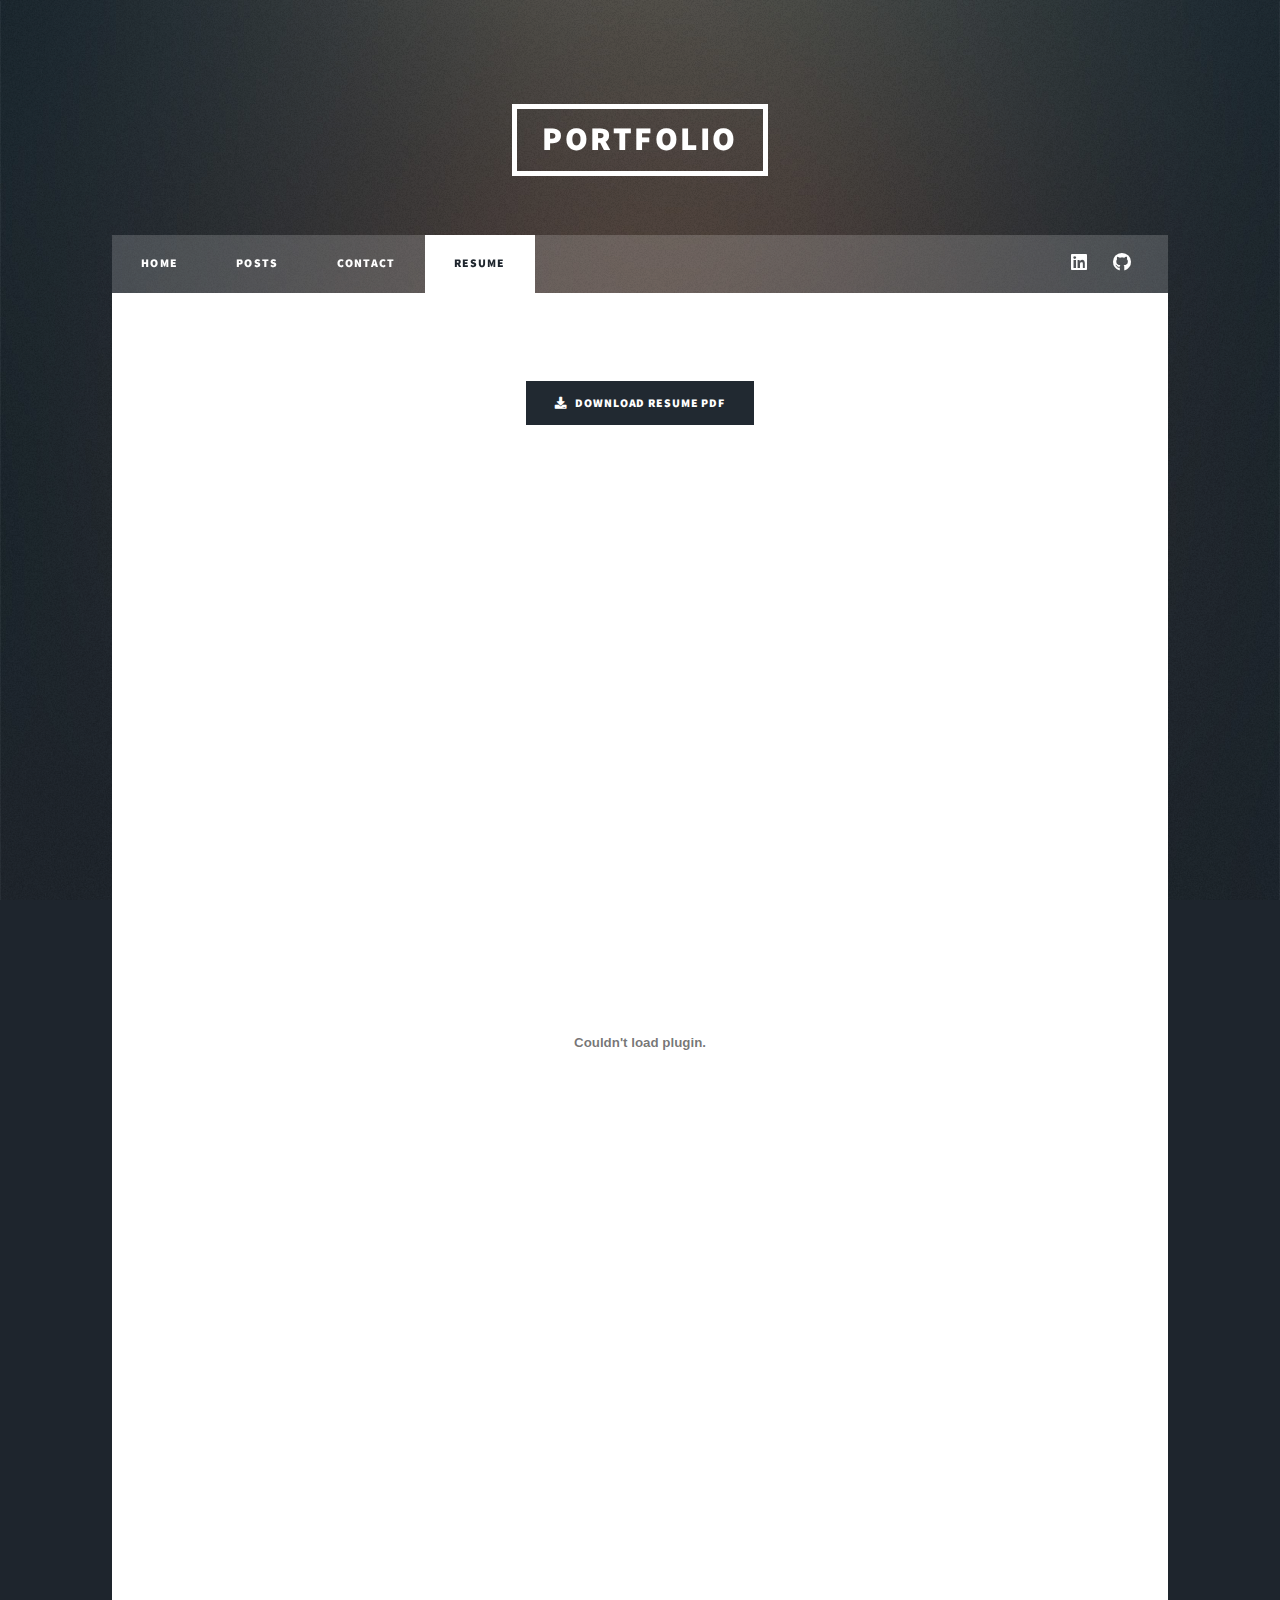
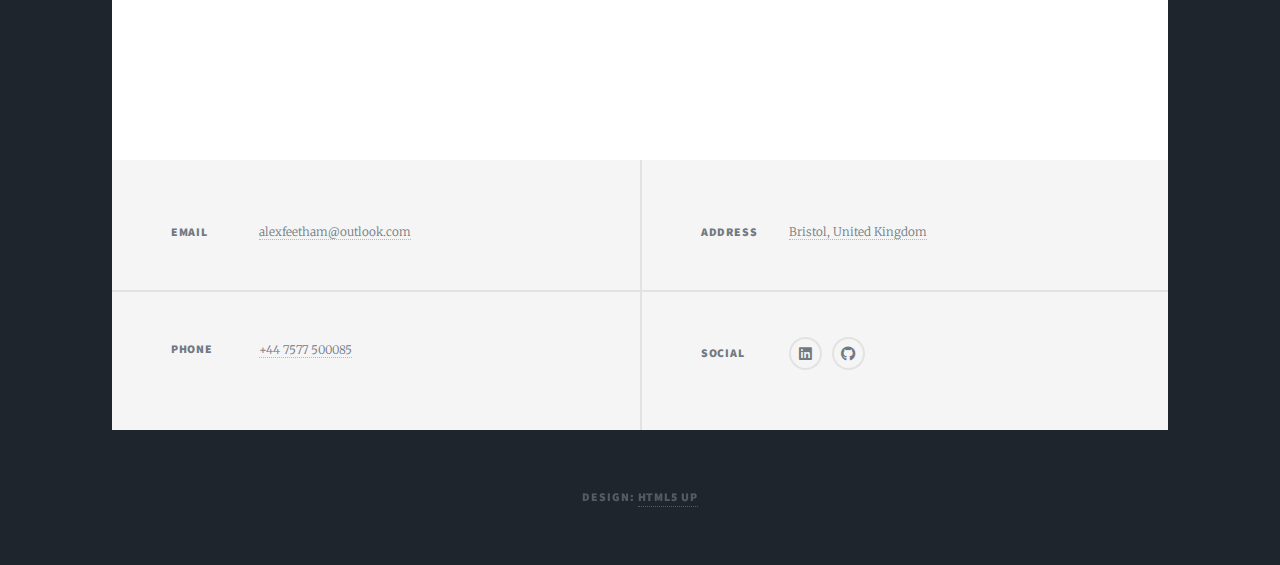
<file: resume.html>
<!DOCTYPE HTML>
<!--
	Massively by HTML5 UP
	html5up.net | @ajlkn
	Free for personal and commercial use under the CCA 3.0 license (html5up.net/license)
-->
<html>
	<head>
		<title>Generic Page - Massively by HTML5 UP</title>
		<meta charset="utf-8" />
		<meta name="viewport" content="width=device-width, initial-scale=1, user-scalable=no" />
		<link rel="stylesheet" href="assets/css/main.css" />
		<noscript><link rel="stylesheet" href="assets/css/noscript.css" /></noscript>
	</head>
	<body class="is-preload">

		<!-- Wrapper -->
			<div id="wrapper">

				<!-- Header -->
					<header id="header">
						<a href="index.html" class="logo">Portfolio</a>
					</header>

				<!-- Nav -->
					<nav id="nav">
						<ul class="links">
							<li><a href="index.html">Home</a></li>
							<li><a href="index.html#posts" class="scrolly">Posts</a></li>
							<li><a href="#footer" class="scrolly">Contact</a></li>
							<li class="active"><a href="resume.html">Resume</a></li>
						</ul>
						<ul class="icons">
							<li><a href="https://www.linkedin.com/in/alexfeetham4/" class="icon brands alt fa-linkedin"><span class="label">LinkedIn</span></a></li>
								<li><a href="https://github.com/alexfeetham98" class="icon brands alt fa-github"><span class="label">GitHub</span></a></li>
						</ul>
					</nav>

				<!-- Main -->
					<div id="main">

						<!-- Post -->
							<section class="post">
								<header class="major">
									<ul class="actions special">
										<li><a class="button primary icon solid fa-download" href="/documents/Alex-Feetham-Resume.pdf" download="Alex-Feetham-Resume">Download Resume PDF</a></li>
									</ul>

									<object type="application/pdf" data="documents/Alex-Feetham-Resume.pdf" width="800" height="1175"></object>
								</header>

							</section>

					</div>

				<!-- Footer -->
				<footer id="footer">
					<section class="split contact">
						<section>
							<h3>Email</h3>
							<p><a href="mailto:alexfeetham@outlook.com">alexfeetham@outlook.com</a></p>
						</section>
						<section>
							<h3>Phone</h3>
							<p><a href="tel:+447577500085">+44 7577 500085</a></p>
						</section>
					</section>
					<section class="split contact">
						<section>
							<h3>Address</h3>
							<p><a href="https://www.google.co.uk/maps/place/Bristol/@52.0321398,-2.1204031,8.81z/data=!4m13!1m7!3m6!1s0x4871836681b3d861:0x8ee4b22e4b9ad71f!2sBristol!3b1!8m2!3d51.4545117!4d-2.5879079!3m4!1s0x4871836681b3d861:0x8ee4b22e4b9ad71f!8m2!3d51.4545117!4d-2.5879079?hl=en&authuser=0">
								Bristol, United Kingdom</a></p>
						</section>
						<section>
							<h3>Social</h3>
							<ul class="icons alt">
								<li><a href="https://www.linkedin.com/in/alexfeetham4/" class="icon brands alt fa-linkedin"><span class="label">LinkedIn</span></a></li>
								<li><a href="https://github.com/alexfeetham98" class="icon brands alt fa-github"><span class="label">GitHub</span></a></li>
							</ul>
						</section>
					</section>
				</footer>

				<!-- Copyright -->
					<div id="copyright">
						<ul><li>Design: <a href="https://html5up.net">HTML5 UP</a></li></ul>
					</div>

			</div>

		<!-- Scripts -->
			<script src="assets/js/jquery.min.js"></script>
			<script src="assets/js/jquery.scrollex.min.js"></script>
			<script src="assets/js/jquery.scrolly.min.js"></script>
			<script src="assets/js/browser.min.js"></script>
			<script src="assets/js/breakpoints.min.js"></script>
			<script src="assets/js/util.js"></script>
			<script src="assets/js/main.js"></script>

	</body>
</html>
</file>
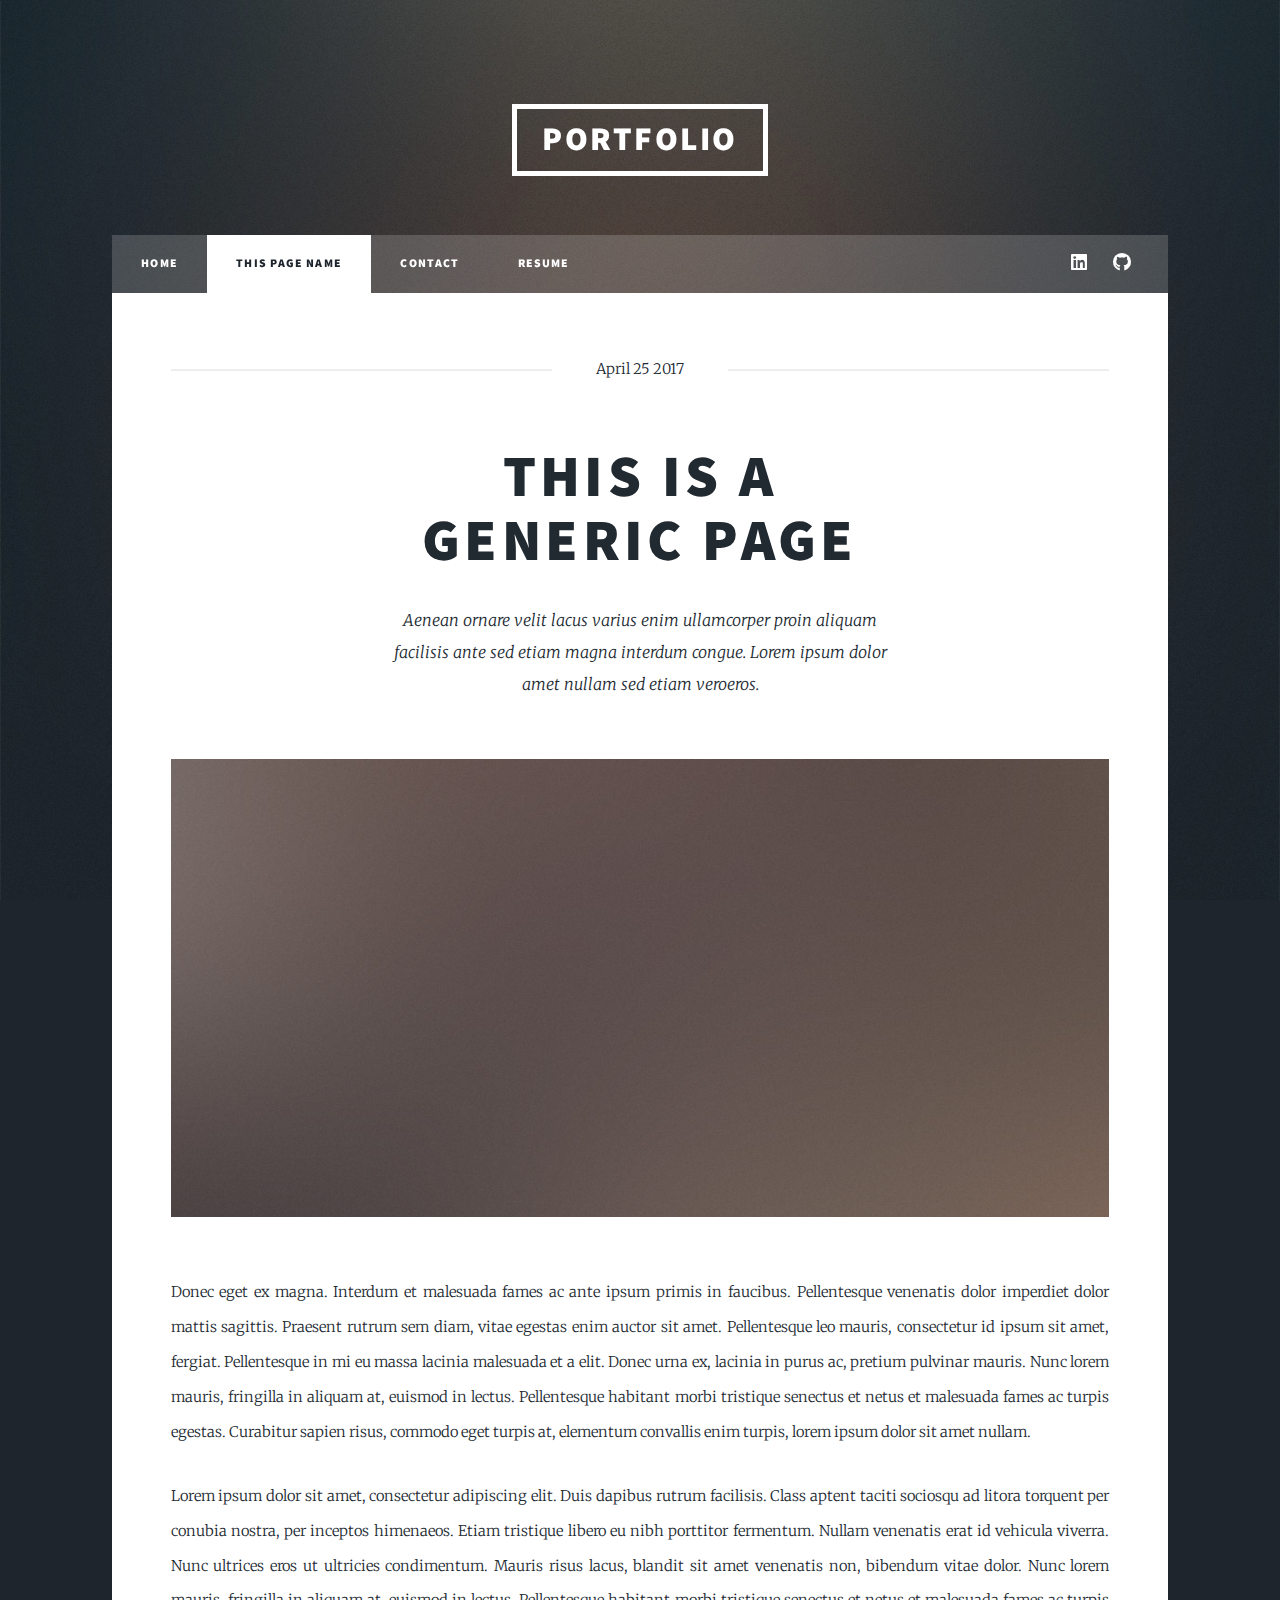
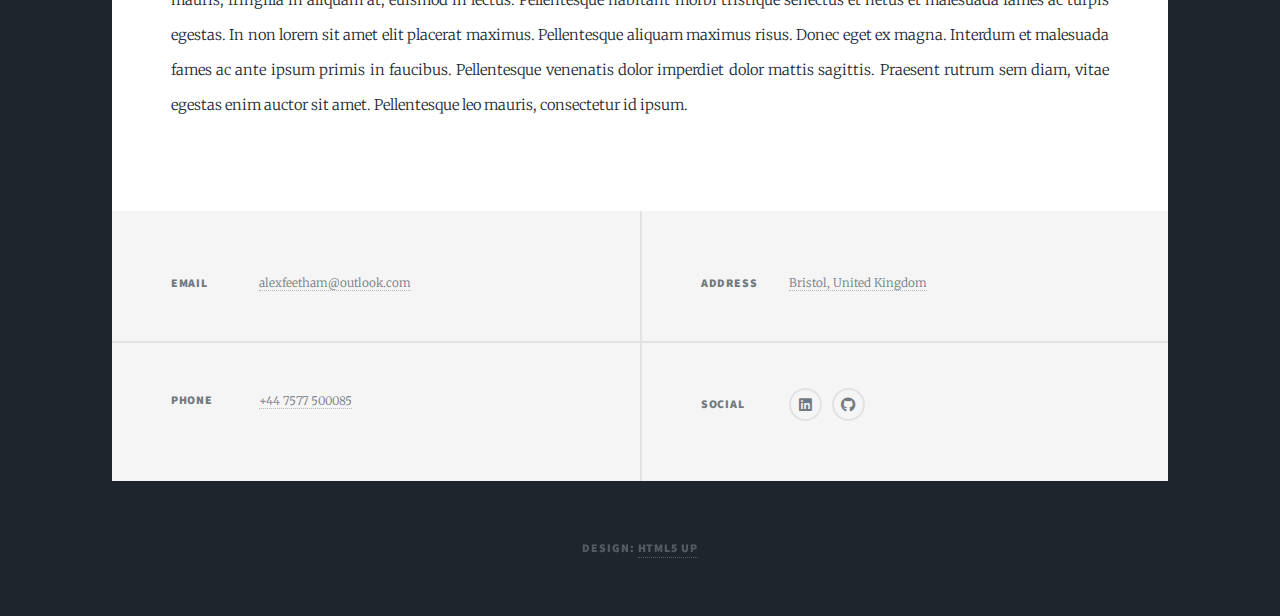
<file: template-page.html>
<!DOCTYPE HTML>
<!--
	Massively by HTML5 UP
	html5up.net | @ajlkn
	Free for personal and commercial use under the CCA 3.0 license (html5up.net/license)
-->
<html>
	<head>
		<title>Generic Page - Massively by HTML5 UP</title>
		<meta charset="utf-8" />
		<meta name="viewport" content="width=device-width, initial-scale=1, user-scalable=no" />
		<link rel="stylesheet" href="assets/css/main.css" />
		<noscript><link rel="stylesheet" href="assets/css/noscript.css" /></noscript>
	</head>
	<body class="is-preload">

		<!-- Wrapper -->
			<div id="wrapper">

				<!-- Header -->
					<header id="header">
						<a href="index.html" class="logo">Portfolio</a>
					</header>

				<!-- Nav -->
					<nav id="nav">
						<ul class="links">
							<li><a href="index.html">Home</a></li>
							<li class="active"><a href="#main" class="scrolly">THIS PAGE NAME</a></li>
							<li><a href="#footer" class="scrolly">Contact</a></li>
							<li><a href="resume.html">Resume</a></li>
						</ul>
						<ul class="icons">
							<li><a href="https://www.linkedin.com/in/alexfeetham4/" class="icon brands alt fa-linkedin"><span class="label">LinkedIn</span></a></li>
								<li><a href="https://github.com/alexfeetham98" class="icon brands alt fa-github"><span class="label">GitHub</span></a></li>
						</ul>
					</nav>

				<!-- Main -->
					<div id="main">

						<!-- Post -->
							<section class="post">
								<header class="major">
									<span class="date">April 25 2017</span>
									<h1>This is a<br />
									Generic Page</h1>
									<p>Aenean ornare velit lacus varius enim ullamcorper proin aliquam<br />
									facilisis ante sed etiam magna interdum congue. Lorem ipsum dolor<br />
									amet nullam sed etiam veroeros.</p>
								</header>
								<div class="image main"><img src="images/default/pic01.jpg" alt=""></div>
								<p>Donec eget ex magna. Interdum et malesuada fames ac ante ipsum primis in faucibus. Pellentesque venenatis dolor imperdiet dolor mattis sagittis. Praesent rutrum sem diam, vitae egestas enim auctor sit amet. Pellentesque leo mauris, consectetur id ipsum sit amet, fergiat. Pellentesque in mi eu massa lacinia malesuada et a elit. Donec urna ex, lacinia in purus ac, pretium pulvinar mauris. Nunc lorem mauris, fringilla in aliquam at, euismod in lectus. Pellentesque habitant morbi tristique senectus et netus et malesuada fames ac turpis egestas. Curabitur sapien risus, commodo eget turpis at, elementum convallis enim turpis, lorem ipsum dolor sit amet nullam.</p>
								<p>Lorem ipsum dolor sit amet, consectetur adipiscing elit. Duis dapibus rutrum facilisis. Class aptent taciti sociosqu ad litora torquent per conubia nostra, per inceptos himenaeos. Etiam tristique libero eu nibh porttitor fermentum. Nullam venenatis erat id vehicula viverra. Nunc ultrices eros ut ultricies condimentum. Mauris risus lacus, blandit sit amet venenatis non, bibendum vitae dolor. Nunc lorem mauris, fringilla in aliquam at, euismod in lectus. Pellentesque habitant morbi tristique senectus et netus et malesuada fames ac turpis egestas. In non lorem sit amet elit placerat maximus. Pellentesque aliquam maximus risus. Donec eget ex magna. Interdum et malesuada fames ac ante ipsum primis in faucibus. Pellentesque venenatis dolor imperdiet dolor mattis sagittis. Praesent rutrum sem diam, vitae egestas enim auctor sit amet. Pellentesque leo mauris, consectetur id ipsum.</p>
							</section>

					</div>

				<!-- Footer -->
				<footer id="footer">
					<section class="split contact">
						<section>
							<h3>Email</h3>
							<p><a href="mailto:alexfeetham@outlook.com">alexfeetham@outlook.com</a></p>
						</section>
						<section>
							<h3>Phone</h3>
							<p><a href="tel:+447577500085">+44 7577 500085</a></p>
						</section>
					</section>
					<section class="split contact">
						<section>
							<h3>Address</h3>
							<p><a href="https://www.google.co.uk/maps/place/Bristol/@52.0321398,-2.1204031,8.81z/data=!4m13!1m7!3m6!1s0x4871836681b3d861:0x8ee4b22e4b9ad71f!2sBristol!3b1!8m2!3d51.4545117!4d-2.5879079!3m4!1s0x4871836681b3d861:0x8ee4b22e4b9ad71f!8m2!3d51.4545117!4d-2.5879079?hl=en&authuser=0">
								Bristol, United Kingdom</a></p>
						</section>
						<section>
							<h3>Social</h3>
							<ul class="icons alt">
								<li><a href="https://www.linkedin.com/in/alexfeetham4/" class="icon brands alt fa-linkedin"><span class="label">LinkedIn</span></a></li>
								<li><a href="https://github.com/alexfeetham98" class="icon brands alt fa-github"><span class="label">GitHub</span></a></li>
							</ul>
						</section>
					</section>
				</footer>

				<!-- Copyright -->
					<div id="copyright">
						<ul><li>Design: <a href="https://html5up.net">HTML5 UP</a></li></ul>
					</div>

			</div>

		<!-- Scripts -->
			<script src="assets/js/jquery.min.js"></script>
			<script src="assets/js/jquery.scrollex.min.js"></script>
			<script src="assets/js/jquery.scrolly.min.js"></script>
			<script src="assets/js/browser.min.js"></script>
			<script src="assets/js/breakpoints.min.js"></script>
			<script src="assets/js/util.js"></script>
			<script src="assets/js/main.js"></script>

	</body>
</html>
</file>
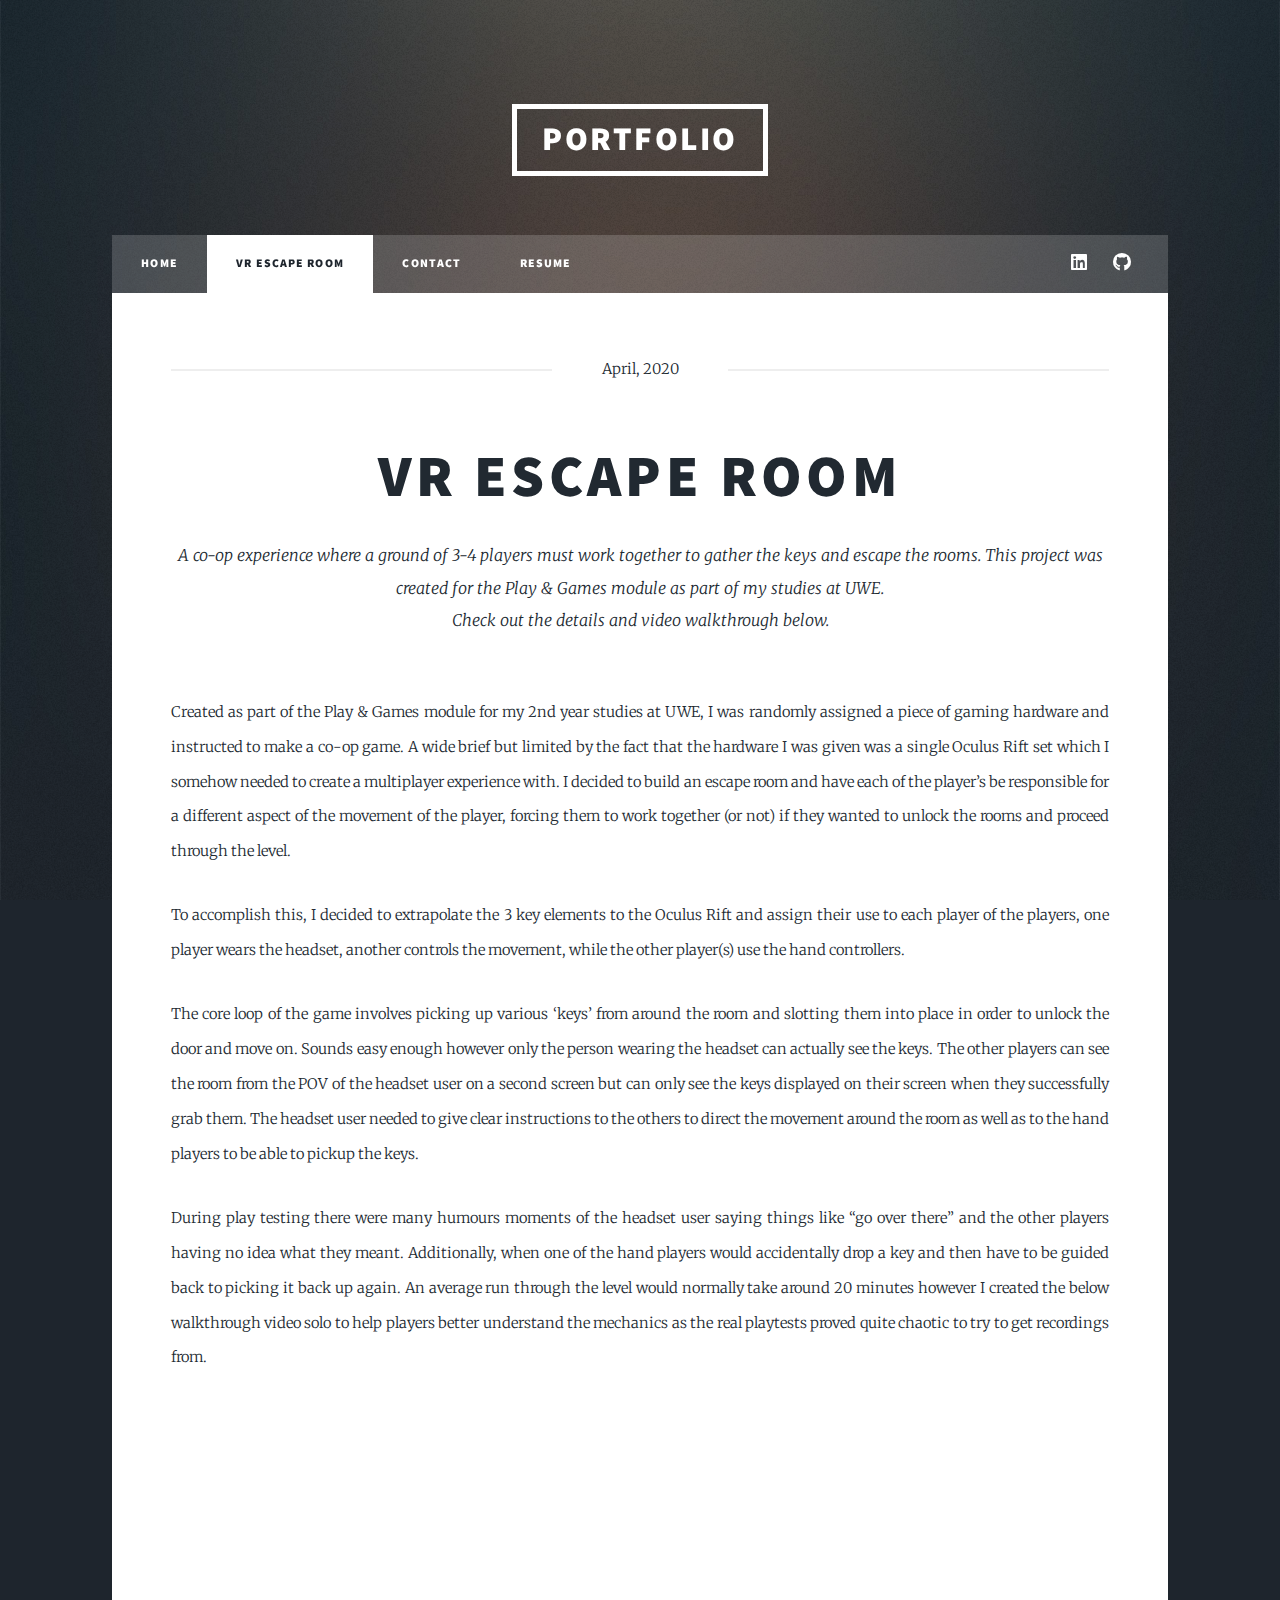
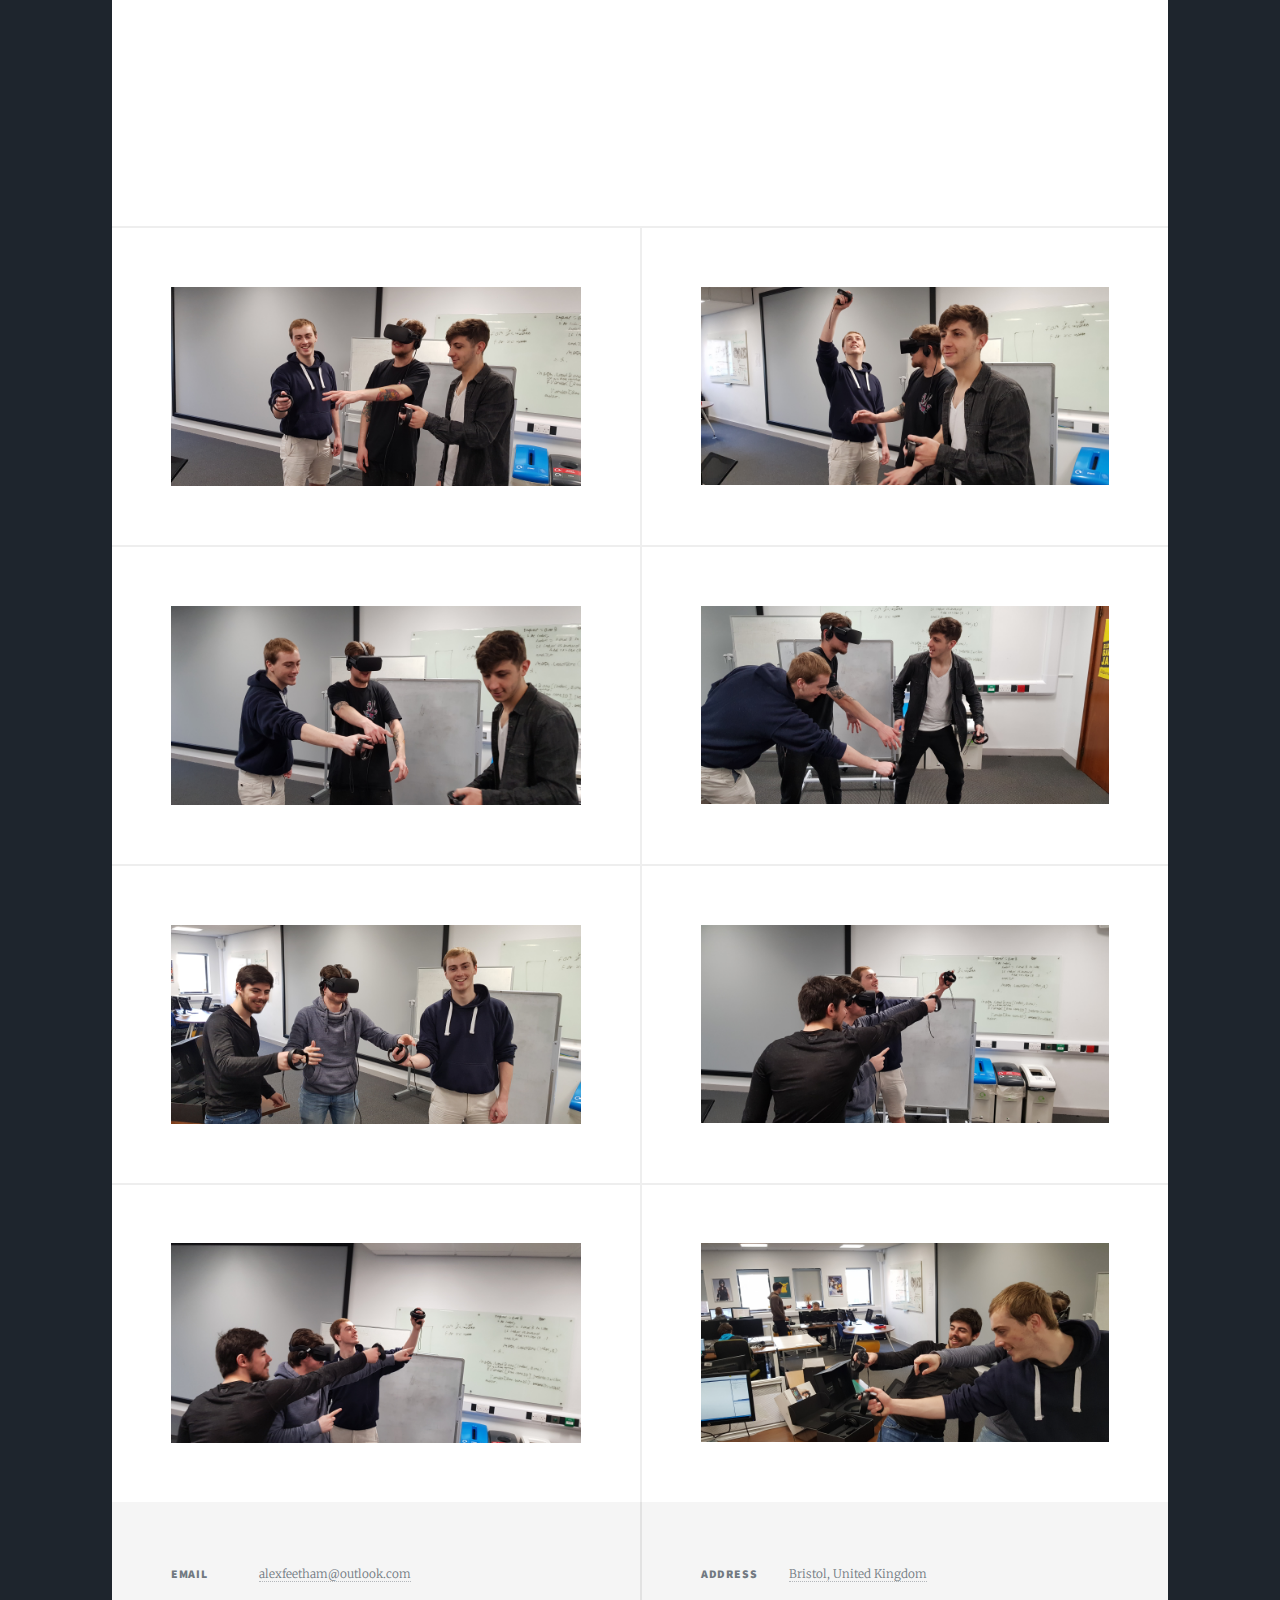
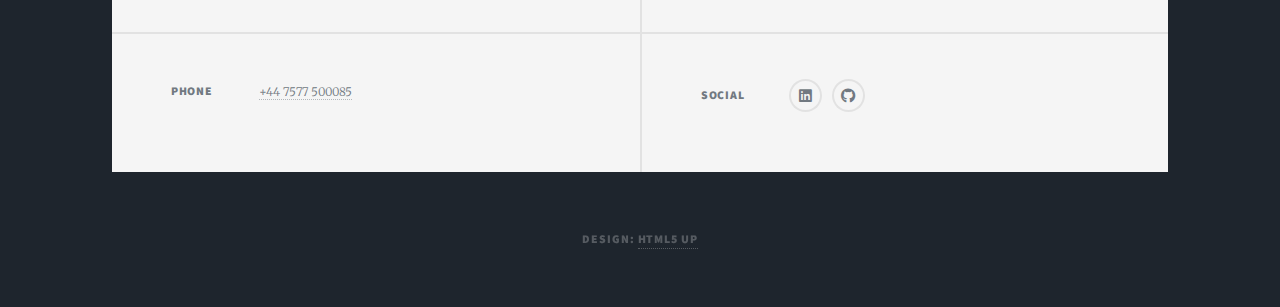
<file: vr-escape-room.html>
<!DOCTYPE HTML>
<!--
	Massively by HTML5 UP
	html5up.net | @ajlkn
	Free for personal and commercial use under the CCA 3.0 license (html5up.net/license)
-->
<html>
	<head>
		<title>VR Escape Room</title>
		<meta charset="utf-8" />
		<meta name="viewport" content="width=device-width, initial-scale=1, user-scalable=no" />
		<link rel="stylesheet" href="assets/css/main.css" />
		<noscript><link rel="stylesheet" href="assets/css/noscript.css" /></noscript>
	</head>
	<body class="is-preload">

		<!-- Wrapper -->
			<div id="wrapper">

				<!-- Header -->
					<header id="header">
						<a href="index.html" class="logo">Portfolio</a>
					</header>

				<!-- Nav -->
					<nav id="nav">
						<ul class="links">
							<li><a href="index.html">Home</a></li>
							<li class="active"><a href="#main" class="scrolly">VR Escape Room</a></li>
							<li><a href="#footer" class="scrolly">Contact</a></li>
							<li><a href="resume.html">Resume</a></li>
						</ul>
						<ul class="icons">
							<li><a href="https://www.linkedin.com/in/alexfeetham4/" class="icon brands alt fa-linkedin"><span class="label">LinkedIn</span></a></li>
								<li><a href="https://github.com/alexfeetham98" class="icon brands alt fa-github"><span class="label">GitHub</span></a></li>
						</ul>
					</nav>

				<!-- Main -->
					<div id="main">

						<!-- Post -->
							<section class="post">
								<header class="major">
									<span class="date">April, 2020</span>
									<h1>VR Escape Room</h1>
									<p>
										A co-op experience where a ground of 3-4 players must work together to gather the keys and escape the rooms.
										This project was created for the Play & Games module as part of my studies at UWE.<br>
										Check out the details and video walkthrough below.
									</p>
								</header>
								
								<p>
									Created as part of the Play & Games module for my 2nd year studies at UWE, I was randomly assigned a piece of gaming hardware and instructed to make a co-op game. 
									A wide brief but limited by the fact that the hardware I was given was a single Oculus Rift set which I somehow needed to create a multiplayer experience with.
									I decided to build an escape room and have each of the player’s be responsible for a different aspect of the movement of the player, forcing them to work together (or not) if they wanted to unlock the rooms and proceed through the level.
								</p>
								<p>
									To accomplish this, I decided to extrapolate the 3 key elements to the Oculus Rift and assign their use to each player of the players, one player wears the headset, another controls the movement, while the other player(s) use the hand controllers.
								</p>
								<p>
									The core loop of the game involves picking up various ‘keys’ from around the room and slotting them into place in order to unlock the door and move on. 
									Sounds easy enough however only the person wearing the headset can actually see the keys. The other players can see the room from the POV of the headset user on a second screen but can only see the keys displayed on their screen when they successfully grab them. 
									The headset user needed to give clear instructions to the others to direct the movement around the room as well as to the hand players to be able to pickup the keys.
								</p>
								<p>
									During play testing there were many humours moments of the headset user saying things like “go over there” and the other players having no idea what they meant. 
									Additionally, when one of the hand players would accidentally drop a key and then have to be guided back to picking it back up again.
									An average run through the level would normally take around 20 minutes however I created the below walkthrough video solo to help players better understand the mechanics as the real playtests proved quite chaotic to try to get recordings from.
								</p>
								<div class="align-center">
									<iframe class="align-center" width="700" height="350" src="https://www.youtube.com/embed/FsiAUzpHQ4g?si=fgVviRMgD7mZj_vD" title="YouTube video player" frameborder="0" allow="accelerometer; autoplay; clipboard-write; encrypted-media; gyroscope; picture-in-picture; web-share" allowfullscreen></iframe>
								</div>
							</section>
							<section class="posts" id="posts">

								<article>
									<a class="image fit"><img src="images/projects/vr-escape-01.jpg"/></a>
								</article>

								<article>
									<a class="image fit"><img src="images/projects/vr-escape-02.jpg"/></a>
								</article>

								<article>
									<a class="image fit"><img src="images/projects/vr-escape-03.jpg"/></a>
								</article>								
								
								<article>
									<a class="image fit"><img src="images/projects/vr-escape-04.jpg"/></a>
								</article>

								<article>
									<a class="image fit"><img src="images/projects/vr-escape-05.jpg"/></a>
								</article>

								<article>
									<a class="image fit"><img src="images/projects/vr-escape-06.jpg"/></a>
								</article>

								<article>
									<a class="image fit"><img src="images/projects/vr-escape-07.jpg"/></a>
								</article>								
								
								<article>
									<a class="image fit"><img src="images/projects/vr-escape-08.jpg"/></a>
								</article>

							</section>

					</div>

				<!-- Footer -->
				<footer id="footer">
					<section class="split contact">
						<section>
							<h3>Email</h3>
							<p><a href="mailto:alexfeetham@outlook.com">alexfeetham@outlook.com</a></p>
						</section>
						<section>
							<h3>Phone</h3>
							<p><a href="tel:+447577500085">+44 7577 500085</a></p>
						</section>
					</section>
					<section class="split contact">
						<section>
							<h3>Address</h3>
							<p><a href="https://www.google.co.uk/maps/place/Bristol/@52.0321398,-2.1204031,8.81z/data=!4m13!1m7!3m6!1s0x4871836681b3d861:0x8ee4b22e4b9ad71f!2sBristol!3b1!8m2!3d51.4545117!4d-2.5879079!3m4!1s0x4871836681b3d861:0x8ee4b22e4b9ad71f!8m2!3d51.4545117!4d-2.5879079?hl=en&authuser=0">
								Bristol, United Kingdom</a></p>
						</section>
						<section>
							<h3>Social</h3>
							<ul class="icons alt">
								<li><a href="https://www.linkedin.com/in/alexfeetham4/" class="icon brands alt fa-linkedin"><span class="label">LinkedIn</span></a></li>
								<li><a href="https://github.com/alexfeetham98" class="icon brands alt fa-github"><span class="label">GitHub</span></a></li>
							</ul>
						</section>
					</section>
				</footer>

				<!-- Copyright -->
					<div id="copyright">
						<ul><li>Design: <a href="https://html5up.net">HTML5 UP</a></li></ul>
					</div>

			</div>

		<!-- Scripts -->
			<script src="assets/js/jquery.min.js"></script>
			<script src="assets/js/jquery.scrollex.min.js"></script>
			<script src="assets/js/jquery.scrolly.min.js"></script>
			<script src="assets/js/browser.min.js"></script>
			<script src="assets/js/breakpoints.min.js"></script>
			<script src="assets/js/util.js"></script>
			<script src="assets/js/main.js"></script>

	</body>
</html>
</file>
<file: assets/css/main.css>
@import url(fontawesome-all.min.css);
@import url("https://fonts.googleapis.com/css?family=Merriweather:300,700,300italic,700italic|Source+Sans+Pro:900");

/*
	Massively by HTML5 UP
	html5up.net | @ajlkn
	Free for personal and commercial use under the CCA 3.0 license (html5up.net/license)
*/

html, body, div, span, applet, object,
iframe, h1, h2, h3, h4, h5, h6, p, blockquote,
pre, a, abbr, acronym, address, big, cite,
code, del, dfn, em, img, ins, kbd, q, s, samp,
small, strike, strong, sub, sup, tt, var, b,
u, i, center, dl, dt, dd, ol, ul, li, fieldset,
form, label, legend, table, caption, tbody,
tfoot, thead, tr, th, td, article, aside,
canvas, details, embed, figure, figcaption,
footer, header, hgroup, menu, nav, output, ruby,
section, summary, time, mark, audio, video {
	margin: 0;
	padding: 0;
	border: 0;
	font-size: 100%;
	font: inherit;
	vertical-align: baseline;}

article, aside, details, figcaption, figure,
footer, header, hgroup, menu, nav, section {
	display: block;}

body {
	line-height: 1;
}

ol, ul {
	list-style: none;
}

blockquote, q {
	quotes: none;
}

	blockquote:before, blockquote:after, q:before, q:after {
		content: '';
		content: none;
	}

table {
	border-collapse: collapse;
	border-spacing: 0;
}

body {
	-webkit-text-size-adjust: none;
}

mark {
	background-color: transparent;
	color: inherit;
}

audio {

}

video {
	max-width: 100%;
    height: auto;
}

.container {
    position: relative;
    padding-bottom: 56.25%;
    height: 0;
    overflow: hidden;
}

.container iframe,  
.container object,  
.container embed,
.container video{
    position: absolute;
    top: 0;
    left: 0;
    width: 100%;
    height: 100%;
}

input::-moz-focus-inner {
	border: 0;
	padding: 0;
}

input, select, textarea {
	-moz-appearance: none;
	-webkit-appearance: none;
	-ms-appearance: none;
	appearance: none;
}

/* Basic */

	@-ms-viewport {
		width: device-width;
	}

	body {
		-ms-overflow-style: scrollbar;
	}

	@media screen and (max-width: 480px) {

		html, body {
			min-width: 320px;
		}

	}

	html {
		box-sizing: border-box;
	}

	*, *:before, *:after {
		box-sizing: inherit;
	}

	body {
		background-color: #1e252d;
	}

		body.is-preload *, body.is-preload *:before, body.is-preload *:after {
			-moz-animation: none !important;
			-webkit-animation: none !important;
			-ms-animation: none !important;
			animation: none !important;
			-moz-transition: none !important;
			-webkit-transition: none !important;
			-ms-transition: none !important;
			transition: none !important;
		}

/* Type */

	html {
		font-size: 16pt;
	}

		@media screen and (max-width: 1680px) {

			html {
				font-size: 12pt;
			}

		}

		@media screen and (max-width: 1280px) {

			html {
				font-size: 11pt;
			}

		}

		@media screen and (max-width: 360px) {

			html {
				font-size: 10pt;
			}

		}

	body {
		color: #212931;
	}

	body, input, select, textarea {
		font-family: "Merriweather", Georgia, serif;
		font-weight: 300;
		font-size: 1rem;
		line-height: 2.375;
	}

	a {
		-moz-transition: color 0.2s ease-in-out, background-color 0.2s ease-in-out, border-color 0.2s ease-in-out, box-shadow 0.2s ease-in-out;
		-webkit-transition: color 0.2s ease-in-out, background-color 0.2s ease-in-out, border-color 0.2s ease-in-out, box-shadow 0.2s ease-in-out;
		-ms-transition: color 0.2s ease-in-out, background-color 0.2s ease-in-out, border-color 0.2s ease-in-out, box-shadow 0.2s ease-in-out;
		transition: color 0.2s ease-in-out, background-color 0.2s ease-in-out, border-color 0.2s ease-in-out, box-shadow 0.2s ease-in-out;
		border-bottom: dotted 1px;
		text-decoration: none;
	}

		a:hover {
			border-bottom-color: transparent;
		}

	strong, b {
		font-weight: 600;
	}

	em, i {
		font-style: italic;
	}

	p {
		text-align: justify;
		margin: 0 0 2rem 0;
	}

	h1, h2, h3, h4, h5, h6 {
		font-family: "Source Sans Pro", Helvetica, sans-serif;
		font-weight: 900;
		line-height: 1.5;
		letter-spacing: 0.075em;
		text-transform: uppercase;
		margin: 0 0 1rem 0;
	}

		h1 a, h2 a, h3 a, h4 a, h5 a, h6 a {
			border-bottom: 0;
			color: inherit;
			text-decoration: none;
		}

	h1 {
		font-size: 4rem;
		line-height: 1.1;
		margin: 0 0 2rem 0;
	}

	h2 {
		font-size: 1.75rem;
		line-height: 1.3;
		margin: 0 0 1.5rem 0;
	}

	h3 {
		font-size: 1.25rem;
		margin: 0 0 1.5rem 0;
	}

	h4 {
		font-size: 1rem;
	}

	h5 {
		font-size: 0.9rem;
	}

	h6 {
		font-size: 0.8rem;
	}

	sub {
		font-size: 0.8rem;
		position: relative;
		top: 0.5rem;
	}

	sup {
		font-size: 0.8rem;
		position: relative;
		top: -0.5rem;
	}

	blockquote {
		border-left: solid 4px;
		font-style: italic;
		margin: 0 0 2rem 0;
		padding: 0.5rem 0 0.5rem 2rem;
	}

	code {
		border: solid 2px;
		font-family: "Courier New", monospace;
		font-size: 0.9rem;
		margin: 0 0.25rem;
		padding: 0.25rem 0.65rem;
	}

	pre {
		-webkit-overflow-scrolling: touch;
		font-family: "Courier New", monospace;
		font-size: 0.9rem;
		margin: 0 0 2rem 0;
	}

		pre code {
			display: block;
			line-height: 1.75;
			padding: 1rem 1.5rem;
			overflow-x: auto;
		}

	hr {
		border: 0;
		border-bottom: solid 2px;
		margin: 3rem 0;
	}

		hr.major {
			margin: 5rem 0;
		}

	.align-left {
		text-align: left;
	}

	.align-center {
		text-align: center;
	}

	.align-right {
		text-align: right;
	}

	input, select, textarea {
		color: #212931;
	}

	a {
		color: #212931;
		border-bottom-color: rgba(33, 41, 49, 0.5);
	}

		a:hover {
			border-bottom-color: transparent;
			color: #18bfef !important;
		}

	strong, b {
		color: #212931;
	}

	h1, h2, h3, h4, h5, h6 {
		color: #212931;
	}

	blockquote {
		border-left-color: #eeeeee;
	}

	code {
		background: rgba(220, 220, 220, 0.25);
		border-color: #eeeeee;
	}

	hr {
		border-bottom-color: #eeeeee;
	}

/* Row */

	.row {
		display: flex;
		flex-wrap: wrap;
		box-sizing: border-box;
		align-items: stretch;
	}

		.row > * {
			box-sizing: border-box;
		}

		.row.gtr-uniform > * > :last-child {
			margin-bottom: 0;
		}

		.row.aln-left {
			justify-content: flex-start;
		}

		.row.aln-center {
			justify-content: center;
		}

		.row.aln-right {
			justify-content: flex-end;
		}

		.row.aln-top {
			align-items: flex-start;
		}

		.row.aln-middle {
			align-items: center;
		}

		.row.aln-bottom {
			align-items: flex-end;
		}

		.row > .imp {
			order: -1;
		}

		.row > .col-1 {
			width: 8.33333%;
		}

		.row > .off-1 {
			margin-left: 8.33333%;
		}

		.row > .col-2 {
			width: 16.66667%;
		}

		.row > .off-2 {
			margin-left: 16.66667%;
		}

		.row > .col-3 {
			width: 25%;
		}

		.row > .off-3 {
			margin-left: 25%;
		}

		.row > .col-4 {
			width: 33.33333%;
		}

		.row > .off-4 {
			margin-left: 33.33333%;
		}

		.row > .col-5 {
			width: 41.66667%;
		}

		.row > .off-5 {
			margin-left: 41.66667%;
		}

		.row > .col-6 {
			width: 50%;
		}

		.row > .off-6 {
			margin-left: 50%;
		}

		.row > .col-7 {
			width: 58.33333%;
		}

		.row > .off-7 {
			margin-left: 58.33333%;
		}

		.row > .col-8 {
			width: 66.66667%;
		}

		.row > .off-8 {
			margin-left: 66.66667%;
		}

		.row > .col-9 {
			width: 75%;
		}

		.row > .off-9 {
			margin-left: 75%;
		}

		.row > .col-10 {
			width: 83.33333%;
		}

		.row > .off-10 {
			margin-left: 83.33333%;
		}

		.row > .col-11 {
			width: 91.66667%;
		}

		.row > .off-11 {
			margin-left: 91.66667%;
		}

		.row > .col-12 {
			width: 100%;
		}

		.row > .off-12 {
			margin-left: 100%;
		}

		.row.gtr-0 {
			margin-top: 0;
			margin-left: 0rem;
		}

			.row.gtr-0 > * {
				padding: 0 0 0 0rem;
			}

			.row.gtr-0.gtr-uniform {
				margin-top: 0rem;
			}

				.row.gtr-0.gtr-uniform > * {
					padding-top: 0rem;
				}

		.row.gtr-25 {
			margin-top: 0;
			margin-left: -0.375rem;
		}

			.row.gtr-25 > * {
				padding: 0 0 0 0.375rem;
			}

			.row.gtr-25.gtr-uniform {
				margin-top: -0.375rem;
			}

				.row.gtr-25.gtr-uniform > * {
					padding-top: 0.375rem;
				}

		.row.gtr-50 {
			margin-top: 0;
			margin-left: -0.75rem;
		}

			.row.gtr-50 > * {
				padding: 0 0 0 0.75rem;
			}

			.row.gtr-50.gtr-uniform {
				margin-top: -0.75rem;
			}

				.row.gtr-50.gtr-uniform > * {
					padding-top: 0.75rem;
				}

		.row {
			margin-top: 0;
			margin-left: -1.5rem;
		}

			.row > * {
				padding: 0 0 0 1.5rem;
			}

			.row.gtr-uniform {
				margin-top: -1.5rem;
			}

				.row.gtr-uniform > * {
					padding-top: 1.5rem;
				}

		.row.gtr-150 {
			margin-top: 0;
			margin-left: -2.25rem;
		}

			.row.gtr-150 > * {
				padding: 0 0 0 2.25rem;
			}

			.row.gtr-150.gtr-uniform {
				margin-top: -2.25rem;
			}

				.row.gtr-150.gtr-uniform > * {
					padding-top: 2.25rem;
				}

		.row.gtr-200 {
			margin-top: 0;
			margin-left: -3rem;
		}

			.row.gtr-200 > * {
				padding: 0 0 0 3rem;
			}

			.row.gtr-200.gtr-uniform {
				margin-top: -3rem;
			}

				.row.gtr-200.gtr-uniform > * {
					padding-top: 3rem;
				}

		@media screen and (max-width: 1680px) {

			.row {
				display: flex;
				flex-wrap: wrap;
				box-sizing: border-box;
				align-items: stretch;
			}

				.row > * {
					box-sizing: border-box;
				}

				.row.gtr-uniform > * > :last-child {
					margin-bottom: 0;
				}

				.row.aln-left {
					justify-content: flex-start;
				}

				.row.aln-center {
					justify-content: center;
				}

				.row.aln-right {
					justify-content: flex-end;
				}

				.row.aln-top {
					align-items: flex-start;
				}

				.row.aln-middle {
					align-items: center;
				}

				.row.aln-bottom {
					align-items: flex-end;
				}

				.row > .imp-xlarge {
					order: -1;
				}

				.row > .col-1-xlarge {
					width: 8.33333%;
				}

				.row > .off-1-xlarge {
					margin-left: 8.33333%;
				}

				.row > .col-2-xlarge {
					width: 16.66667%;
				}

				.row > .off-2-xlarge {
					margin-left: 16.66667%;
				}

				.row > .col-3-xlarge {
					width: 25%;
				}

				.row > .off-3-xlarge {
					margin-left: 25%;
				}

				.row > .col-4-xlarge {
					width: 33.33333%;
				}

				.row > .off-4-xlarge {
					margin-left: 33.33333%;
				}

				.row > .col-5-xlarge {
					width: 41.66667%;
				}

				.row > .off-5-xlarge {
					margin-left: 41.66667%;
				}

				.row > .col-6-xlarge {
					width: 50%;
				}

				.row > .off-6-xlarge {
					margin-left: 50%;
				}

				.row > .col-7-xlarge {
					width: 58.33333%;
				}

				.row > .off-7-xlarge {
					margin-left: 58.33333%;
				}

				.row > .col-8-xlarge {
					width: 66.66667%;
				}

				.row > .off-8-xlarge {
					margin-left: 66.66667%;
				}

				.row > .col-9-xlarge {
					width: 75%;
				}

				.row > .off-9-xlarge {
					margin-left: 75%;
				}

				.row > .col-10-xlarge {
					width: 83.33333%;
				}

				.row > .off-10-xlarge {
					margin-left: 83.33333%;
				}

				.row > .col-11-xlarge {
					width: 91.66667%;
				}

				.row > .off-11-xlarge {
					margin-left: 91.66667%;
				}

				.row > .col-12-xlarge {
					width: 100%;
				}

				.row > .off-12-xlarge {
					margin-left: 100%;
				}

				.row.gtr-0 {
					margin-top: 0;
					margin-left: 0rem;
				}

					.row.gtr-0 > * {
						padding: 0 0 0 0rem;
					}

					.row.gtr-0.gtr-uniform {
						margin-top: 0rem;
					}

						.row.gtr-0.gtr-uniform > * {
							padding-top: 0rem;
						}

				.row.gtr-25 {
					margin-top: 0;
					margin-left: -0.375rem;
				}

					.row.gtr-25 > * {
						padding: 0 0 0 0.375rem;
					}

					.row.gtr-25.gtr-uniform {
						margin-top: -0.375rem;
					}

						.row.gtr-25.gtr-uniform > * {
							padding-top: 0.375rem;
						}

				.row.gtr-50 {
					margin-top: 0;
					margin-left: -0.75rem;
				}

					.row.gtr-50 > * {
						padding: 0 0 0 0.75rem;
					}

					.row.gtr-50.gtr-uniform {
						margin-top: -0.75rem;
					}

						.row.gtr-50.gtr-uniform > * {
							padding-top: 0.75rem;
						}

				.row {
					margin-top: 0;
					margin-left: -1.5rem;
				}

					.row > * {
						padding: 0 0 0 1.5rem;
					}

					.row.gtr-uniform {
						margin-top: -1.5rem;
					}

						.row.gtr-uniform > * {
							padding-top: 1.5rem;
						}

				.row.gtr-150 {
					margin-top: 0;
					margin-left: -2.25rem;
				}

					.row.gtr-150 > * {
						padding: 0 0 0 2.25rem;
					}

					.row.gtr-150.gtr-uniform {
						margin-top: -2.25rem;
					}

						.row.gtr-150.gtr-uniform > * {
							padding-top: 2.25rem;
						}

				.row.gtr-200 {
					margin-top: 0;
					margin-left: -3rem;
				}

					.row.gtr-200 > * {
						padding: 0 0 0 3rem;
					}

					.row.gtr-200.gtr-uniform {
						margin-top: -3rem;
					}

						.row.gtr-200.gtr-uniform > * {
							padding-top: 3rem;
						}

		}

		@media screen and (max-width: 1280px) {

			.row {
				display: flex;
				flex-wrap: wrap;
				box-sizing: border-box;
				align-items: stretch;
			}

				.row > * {
					box-sizing: border-box;
				}

				.row.gtr-uniform > * > :last-child {
					margin-bottom: 0;
				}

				.row.aln-left {
					justify-content: flex-start;
				}

				.row.aln-center {
					justify-content: center;
				}

				.row.aln-right {
					justify-content: flex-end;
				}

				.row.aln-top {
					align-items: flex-start;
				}

				.row.aln-middle {
					align-items: center;
				}

				.row.aln-bottom {
					align-items: flex-end;
				}

				.row > .imp-large {
					order: -1;
				}

				.row > .col-1-large {
					width: 8.33333%;
				}

				.row > .off-1-large {
					margin-left: 8.33333%;
				}

				.row > .col-2-large {
					width: 16.66667%;
				}

				.row > .off-2-large {
					margin-left: 16.66667%;
				}

				.row > .col-3-large {
					width: 25%;
				}

				.row > .off-3-large {
					margin-left: 25%;
				}

				.row > .col-4-large {
					width: 33.33333%;
				}

				.row > .off-4-large {
					margin-left: 33.33333%;
				}

				.row > .col-5-large {
					width: 41.66667%;
				}

				.row > .off-5-large {
					margin-left: 41.66667%;
				}

				.row > .col-6-large {
					width: 50%;
				}

				.row > .off-6-large {
					margin-left: 50%;
				}

				.row > .col-7-large {
					width: 58.33333%;
				}

				.row > .off-7-large {
					margin-left: 58.33333%;
				}

				.row > .col-8-large {
					width: 66.66667%;
				}

				.row > .off-8-large {
					margin-left: 66.66667%;
				}

				.row > .col-9-large {
					width: 75%;
				}

				.row > .off-9-large {
					margin-left: 75%;
				}

				.row > .col-10-large {
					width: 83.33333%;
				}

				.row > .off-10-large {
					margin-left: 83.33333%;
				}

				.row > .col-11-large {
					width: 91.66667%;
				}

				.row > .off-11-large {
					margin-left: 91.66667%;
				}

				.row > .col-12-large {
					width: 100%;
				}

				.row > .off-12-large {
					margin-left: 100%;
				}

				.row.gtr-0 {
					margin-top: 0;
					margin-left: 0rem;
				}

					.row.gtr-0 > * {
						padding: 0 0 0 0rem;
					}

					.row.gtr-0.gtr-uniform {
						margin-top: 0rem;
					}

						.row.gtr-0.gtr-uniform > * {
							padding-top: 0rem;
						}

				.row.gtr-25 {
					margin-top: 0;
					margin-left: -0.375rem;
				}

					.row.gtr-25 > * {
						padding: 0 0 0 0.375rem;
					}

					.row.gtr-25.gtr-uniform {
						margin-top: -0.375rem;
					}

						.row.gtr-25.gtr-uniform > * {
							padding-top: 0.375rem;
						}

				.row.gtr-50 {
					margin-top: 0;
					margin-left: -0.75rem;
				}

					.row.gtr-50 > * {
						padding: 0 0 0 0.75rem;
					}

					.row.gtr-50.gtr-uniform {
						margin-top: -0.75rem;
					}

						.row.gtr-50.gtr-uniform > * {
							padding-top: 0.75rem;
						}

				.row {
					margin-top: 0;
					margin-left: -1.5rem;
				}

					.row > * {
						padding: 0 0 0 1.5rem;
					}

					.row.gtr-uniform {
						margin-top: -1.5rem;
					}

						.row.gtr-uniform > * {
							padding-top: 1.5rem;
						}

				.row.gtr-150 {
					margin-top: 0;
					margin-left: -2.25rem;
				}

					.row.gtr-150 > * {
						padding: 0 0 0 2.25rem;
					}

					.row.gtr-150.gtr-uniform {
						margin-top: -2.25rem;
					}

						.row.gtr-150.gtr-uniform > * {
							padding-top: 2.25rem;
						}

				.row.gtr-200 {
					margin-top: 0;
					margin-left: -3rem;
				}

					.row.gtr-200 > * {
						padding: 0 0 0 3rem;
					}

					.row.gtr-200.gtr-uniform {
						margin-top: -3rem;
					}

						.row.gtr-200.gtr-uniform > * {
							padding-top: 3rem;
						}

		}

		@media screen and (max-width: 980px) {

			.row {
				display: flex;
				flex-wrap: wrap;
				box-sizing: border-box;
				align-items: stretch;
			}

				.row > * {
					box-sizing: border-box;
				}

				.row.gtr-uniform > * > :last-child {
					margin-bottom: 0;
				}

				.row.aln-left {
					justify-content: flex-start;
				}

				.row.aln-center {
					justify-content: center;
				}

				.row.aln-right {
					justify-content: flex-end;
				}

				.row.aln-top {
					align-items: flex-start;
				}

				.row.aln-middle {
					align-items: center;
				}

				.row.aln-bottom {
					align-items: flex-end;
				}

				.row > .imp-medium {
					order: -1;
				}

				.row > .col-1-medium {
					width: 8.33333%;
				}

				.row > .off-1-medium {
					margin-left: 8.33333%;
				}

				.row > .col-2-medium {
					width: 16.66667%;
				}

				.row > .off-2-medium {
					margin-left: 16.66667%;
				}

				.row > .col-3-medium {
					width: 25%;
				}

				.row > .off-3-medium {
					margin-left: 25%;
				}

				.row > .col-4-medium {
					width: 33.33333%;
				}

				.row > .off-4-medium {
					margin-left: 33.33333%;
				}

				.row > .col-5-medium {
					width: 41.66667%;
				}

				.row > .off-5-medium {
					margin-left: 41.66667%;
				}

				.row > .col-6-medium {
					width: 50%;
				}

				.row > .off-6-medium {
					margin-left: 50%;
				}

				.row > .col-7-medium {
					width: 58.33333%;
				}

				.row > .off-7-medium {
					margin-left: 58.33333%;
				}

				.row > .col-8-medium {
					width: 66.66667%;
				}

				.row > .off-8-medium {
					margin-left: 66.66667%;
				}

				.row > .col-9-medium {
					width: 75%;
				}

				.row > .off-9-medium {
					margin-left: 75%;
				}

				.row > .col-10-medium {
					width: 83.33333%;
				}

				.row > .off-10-medium {
					margin-left: 83.33333%;
				}

				.row > .col-11-medium {
					width: 91.66667%;
				}

				.row > .off-11-medium {
					margin-left: 91.66667%;
				}

				.row > .col-12-medium {
					width: 100%;
				}

				.row > .off-12-medium {
					margin-left: 100%;
				}

				.row.gtr-0 {
					margin-top: 0;
					margin-left: 0rem;
				}

					.row.gtr-0 > * {
						padding: 0 0 0 0rem;
					}

					.row.gtr-0.gtr-uniform {
						margin-top: 0rem;
					}

						.row.gtr-0.gtr-uniform > * {
							padding-top: 0rem;
						}

				.row.gtr-25 {
					margin-top: 0;
					margin-left: -0.375rem;
				}

					.row.gtr-25 > * {
						padding: 0 0 0 0.375rem;
					}

					.row.gtr-25.gtr-uniform {
						margin-top: -0.375rem;
					}

						.row.gtr-25.gtr-uniform > * {
							padding-top: 0.375rem;
						}

				.row.gtr-50 {
					margin-top: 0;
					margin-left: -0.75rem;
				}

					.row.gtr-50 > * {
						padding: 0 0 0 0.75rem;
					}

					.row.gtr-50.gtr-uniform {
						margin-top: -0.75rem;
					}

						.row.gtr-50.gtr-uniform > * {
							padding-top: 0.75rem;
						}

				.row {
					margin-top: 0;
					margin-left: -1.5rem;
				}

					.row > * {
						padding: 0 0 0 1.5rem;
					}

					.row.gtr-uniform {
						margin-top: -1.5rem;
					}

						.row.gtr-uniform > * {
							padding-top: 1.5rem;
						}

				.row.gtr-150 {
					margin-top: 0;
					margin-left: -2.25rem;
				}

					.row.gtr-150 > * {
						padding: 0 0 0 2.25rem;
					}

					.row.gtr-150.gtr-uniform {
						margin-top: -2.25rem;
					}

						.row.gtr-150.gtr-uniform > * {
							padding-top: 2.25rem;
						}

				.row.gtr-200 {
					margin-top: 0;
					margin-left: -3rem;
				}

					.row.gtr-200 > * {
						padding: 0 0 0 3rem;
					}

					.row.gtr-200.gtr-uniform {
						margin-top: -3rem;
					}

						.row.gtr-200.gtr-uniform > * {
							padding-top: 3rem;
						}

		}

		@media screen and (max-width: 736px) {

			.row {
				display: flex;
				flex-wrap: wrap;
				box-sizing: border-box;
				align-items: stretch;
			}

				.row > * {
					box-sizing: border-box;
				}

				.row.gtr-uniform > * > :last-child {
					margin-bottom: 0;
				}

				.row.aln-left {
					justify-content: flex-start;
				}

				.row.aln-center {
					justify-content: center;
				}

				.row.aln-right {
					justify-content: flex-end;
				}

				.row.aln-top {
					align-items: flex-start;
				}

				.row.aln-middle {
					align-items: center;
				}

				.row.aln-bottom {
					align-items: flex-end;
				}

				.row > .imp-small {
					order: -1;
				}

				.row > .col-1-small {
					width: 8.33333%;
				}

				.row > .off-1-small {
					margin-left: 8.33333%;
				}

				.row > .col-2-small {
					width: 16.66667%;
				}

				.row > .off-2-small {
					margin-left: 16.66667%;
				}

				.row > .col-3-small {
					width: 25%;
				}

				.row > .off-3-small {
					margin-left: 25%;
				}

				.row > .col-4-small {
					width: 33.33333%;
				}

				.row > .off-4-small {
					margin-left: 33.33333%;
				}

				.row > .col-5-small {
					width: 41.66667%;
				}

				.row > .off-5-small {
					margin-left: 41.66667%;
				}

				.row > .col-6-small {
					width: 50%;
				}

				.row > .off-6-small {
					margin-left: 50%;
				}

				.row > .col-7-small {
					width: 58.33333%;
				}

				.row > .off-7-small {
					margin-left: 58.33333%;
				}

				.row > .col-8-small {
					width: 66.66667%;
				}

				.row > .off-8-small {
					margin-left: 66.66667%;
				}

				.row > .col-9-small {
					width: 75%;
				}

				.row > .off-9-small {
					margin-left: 75%;
				}

				.row > .col-10-small {
					width: 83.33333%;
				}

				.row > .off-10-small {
					margin-left: 83.33333%;
				}

				.row > .col-11-small {
					width: 91.66667%;
				}

				.row > .off-11-small {
					margin-left: 91.66667%;
				}

				.row > .col-12-small {
					width: 100%;
				}

				.row > .off-12-small {
					margin-left: 100%;
				}

				.row.gtr-0 {
					margin-top: 0;
					margin-left: 0rem;
				}

					.row.gtr-0 > * {
						padding: 0 0 0 0rem;
					}

					.row.gtr-0.gtr-uniform {
						margin-top: 0rem;
					}

						.row.gtr-0.gtr-uniform > * {
							padding-top: 0rem;
						}

				.row.gtr-25 {
					margin-top: 0;
					margin-left: -0.375rem;
				}

					.row.gtr-25 > * {
						padding: 0 0 0 0.375rem;
					}

					.row.gtr-25.gtr-uniform {
						margin-top: -0.375rem;
					}

						.row.gtr-25.gtr-uniform > * {
							padding-top: 0.375rem;
						}

				.row.gtr-50 {
					margin-top: 0;
					margin-left: -0.75rem;
				}

					.row.gtr-50 > * {
						padding: 0 0 0 0.75rem;
					}

					.row.gtr-50.gtr-uniform {
						margin-top: -0.75rem;
					}

						.row.gtr-50.gtr-uniform > * {
							padding-top: 0.75rem;
						}

				.row {
					margin-top: 0;
					margin-left: -1.5rem;
				}

					.row > * {
						padding: 0 0 0 1.5rem;
					}

					.row.gtr-uniform {
						margin-top: -1.5rem;
					}

						.row.gtr-uniform > * {
							padding-top: 1.5rem;
						}

				.row.gtr-150 {
					margin-top: 0;
					margin-left: -2.25rem;
				}

					.row.gtr-150 > * {
						padding: 0 0 0 2.25rem;
					}

					.row.gtr-150.gtr-uniform {
						margin-top: -2.25rem;
					}

						.row.gtr-150.gtr-uniform > * {
							padding-top: 2.25rem;
						}

				.row.gtr-200 {
					margin-top: 0;
					margin-left: -3rem;
				}

					.row.gtr-200 > * {
						padding: 0 0 0 3rem;
					}

					.row.gtr-200.gtr-uniform {
						margin-top: -3rem;
					}

						.row.gtr-200.gtr-uniform > * {
							padding-top: 3rem;
						}

		}

		@media screen and (max-width: 480px) {

			.row {
				display: flex;
				flex-wrap: wrap;
				box-sizing: border-box;
				align-items: stretch;
			}

				.row > * {
					box-sizing: border-box;
				}

				.row.gtr-uniform > * > :last-child {
					margin-bottom: 0;
				}

				.row.aln-left {
					justify-content: flex-start;
				}

				.row.aln-center {
					justify-content: center;
				}

				.row.aln-right {
					justify-content: flex-end;
				}

				.row.aln-top {
					align-items: flex-start;
				}

				.row.aln-middle {
					align-items: center;
				}

				.row.aln-bottom {
					align-items: flex-end;
				}

				.row > .imp-xsmall {
					order: -1;
				}

				.row > .col-1-xsmall {
					width: 8.33333%;
				}

				.row > .off-1-xsmall {
					margin-left: 8.33333%;
				}

				.row > .col-2-xsmall {
					width: 16.66667%;
				}

				.row > .off-2-xsmall {
					margin-left: 16.66667%;
				}

				.row > .col-3-xsmall {
					width: 25%;
				}

				.row > .off-3-xsmall {
					margin-left: 25%;
				}

				.row > .col-4-xsmall {
					width: 33.33333%;
				}

				.row > .off-4-xsmall {
					margin-left: 33.33333%;
				}

				.row > .col-5-xsmall {
					width: 41.66667%;
				}

				.row > .off-5-xsmall {
					margin-left: 41.66667%;
				}

				.row > .col-6-xsmall {
					width: 50%;
				}

				.row > .off-6-xsmall {
					margin-left: 50%;
				}

				.row > .col-7-xsmall {
					width: 58.33333%;
				}

				.row > .off-7-xsmall {
					margin-left: 58.33333%;
				}

				.row > .col-8-xsmall {
					width: 66.66667%;
				}

				.row > .off-8-xsmall {
					margin-left: 66.66667%;
				}

				.row > .col-9-xsmall {
					width: 75%;
				}

				.row > .off-9-xsmall {
					margin-left: 75%;
				}

				.row > .col-10-xsmall {
					width: 83.33333%;
				}

				.row > .off-10-xsmall {
					margin-left: 83.33333%;
				}

				.row > .col-11-xsmall {
					width: 91.66667%;
				}

				.row > .off-11-xsmall {
					margin-left: 91.66667%;
				}

				.row > .col-12-xsmall {
					width: 100%;
				}

				.row > .off-12-xsmall {
					margin-left: 100%;
				}

				.row.gtr-0 {
					margin-top: 0;
					margin-left: 0rem;
				}

					.row.gtr-0 > * {
						padding: 0 0 0 0rem;
					}

					.row.gtr-0.gtr-uniform {
						margin-top: 0rem;
					}

						.row.gtr-0.gtr-uniform > * {
							padding-top: 0rem;
						}

				.row.gtr-25 {
					margin-top: 0;
					margin-left: -0.375rem;
				}

					.row.gtr-25 > * {
						padding: 0 0 0 0.375rem;
					}

					.row.gtr-25.gtr-uniform {
						margin-top: -0.375rem;
					}

						.row.gtr-25.gtr-uniform > * {
							padding-top: 0.375rem;
						}

				.row.gtr-50 {
					margin-top: 0;
					margin-left: -0.75rem;
				}

					.row.gtr-50 > * {
						padding: 0 0 0 0.75rem;
					}

					.row.gtr-50.gtr-uniform {
						margin-top: -0.75rem;
					}

						.row.gtr-50.gtr-uniform > * {
							padding-top: 0.75rem;
						}

				.row {
					margin-top: 0;
					margin-left: -1.5rem;
				}

					.row > * {
						padding: 0 0 0 1.5rem;
					}

					.row.gtr-uniform {
						margin-top: -1.5rem;
					}

						.row.gtr-uniform > * {
							padding-top: 1.5rem;
						}

				.row.gtr-150 {
					margin-top: 0;
					margin-left: -2.25rem;
				}

					.row.gtr-150 > * {
						padding: 0 0 0 2.25rem;
					}

					.row.gtr-150.gtr-uniform {
						margin-top: -2.25rem;
					}

						.row.gtr-150.gtr-uniform > * {
							padding-top: 2.25rem;
						}

				.row.gtr-200 {
					margin-top: 0;
					margin-left: -3rem;
				}

					.row.gtr-200 > * {
						padding: 0 0 0 3rem;
					}

					.row.gtr-200.gtr-uniform {
						margin-top: -3rem;
					}

						.row.gtr-200.gtr-uniform > * {
							padding-top: 3rem;
						}

		}

		@media screen and (max-width: 360px) {

			.row {
				display: flex;
				flex-wrap: wrap;
				box-sizing: border-box;
				align-items: stretch;
			}

				.row > * {
					box-sizing: border-box;
				}

				.row.gtr-uniform > * > :last-child {
					margin-bottom: 0;
				}

				.row.aln-left {
					justify-content: flex-start;
				}

				.row.aln-center {
					justify-content: center;
				}

				.row.aln-right {
					justify-content: flex-end;
				}

				.row.aln-top {
					align-items: flex-start;
				}

				.row.aln-middle {
					align-items: center;
				}

				.row.aln-bottom {
					align-items: flex-end;
				}

				.row > .imp-xxsmall {
					order: -1;
				}

				.row > .col-1-xxsmall {
					width: 8.33333%;
				}

				.row > .off-1-xxsmall {
					margin-left: 8.33333%;
				}

				.row > .col-2-xxsmall {
					width: 16.66667%;
				}

				.row > .off-2-xxsmall {
					margin-left: 16.66667%;
				}

				.row > .col-3-xxsmall {
					width: 25%;
				}

				.row > .off-3-xxsmall {
					margin-left: 25%;
				}

				.row > .col-4-xxsmall {
					width: 33.33333%;
				}

				.row > .off-4-xxsmall {
					margin-left: 33.33333%;
				}

				.row > .col-5-xxsmall {
					width: 41.66667%;
				}

				.row > .off-5-xxsmall {
					margin-left: 41.66667%;
				}

				.row > .col-6-xxsmall {
					width: 50%;
				}

				.row > .off-6-xxsmall {
					margin-left: 50%;
				}

				.row > .col-7-xxsmall {
					width: 58.33333%;
				}

				.row > .off-7-xxsmall {
					margin-left: 58.33333%;
				}

				.row > .col-8-xxsmall {
					width: 66.66667%;
				}

				.row > .off-8-xxsmall {
					margin-left: 66.66667%;
				}

				.row > .col-9-xxsmall {
					width: 75%;
				}

				.row > .off-9-xxsmall {
					margin-left: 75%;
				}

				.row > .col-10-xxsmall {
					width: 83.33333%;
				}

				.row > .off-10-xxsmall {
					margin-left: 83.33333%;
				}

				.row > .col-11-xxsmall {
					width: 91.66667%;
				}

				.row > .off-11-xxsmall {
					margin-left: 91.66667%;
				}

				.row > .col-12-xxsmall {
					width: 100%;
				}

				.row > .off-12-xxsmall {
					margin-left: 100%;
				}

				.row.gtr-0 {
					margin-top: 0;
					margin-left: 0rem;
				}

					.row.gtr-0 > * {
						padding: 0 0 0 0rem;
					}

					.row.gtr-0.gtr-uniform {
						margin-top: 0rem;
					}

						.row.gtr-0.gtr-uniform > * {
							padding-top: 0rem;
						}

				.row.gtr-25 {
					margin-top: 0;
					margin-left: -0.375rem;
				}

					.row.gtr-25 > * {
						padding: 0 0 0 0.375rem;
					}

					.row.gtr-25.gtr-uniform {
						margin-top: -0.375rem;
					}

						.row.gtr-25.gtr-uniform > * {
							padding-top: 0.375rem;
						}

				.row.gtr-50 {
					margin-top: 0;
					margin-left: -0.75rem;
				}

					.row.gtr-50 > * {
						padding: 0 0 0 0.75rem;
					}

					.row.gtr-50.gtr-uniform {
						margin-top: -0.75rem;
					}

						.row.gtr-50.gtr-uniform > * {
							padding-top: 0.75rem;
						}

				.row {
					margin-top: 0;
					margin-left: -1.5rem;
				}

					.row > * {
						padding: 0 0 0 1.5rem;
					}

					.row.gtr-uniform {
						margin-top: -1.5rem;
					}

						.row.gtr-uniform > * {
							padding-top: 1.5rem;
						}

				.row.gtr-150 {
					margin-top: 0;
					margin-left: -2.25rem;
				}

					.row.gtr-150 > * {
						padding: 0 0 0 2.25rem;
					}

					.row.gtr-150.gtr-uniform {
						margin-top: -2.25rem;
					}

						.row.gtr-150.gtr-uniform > * {
							padding-top: 2.25rem;
						}

				.row.gtr-200 {
					margin-top: 0;
					margin-left: -3rem;
				}

					.row.gtr-200 > * {
						padding: 0 0 0 3rem;
					}

					.row.gtr-200.gtr-uniform {
						margin-top: -3rem;
					}

						.row.gtr-200.gtr-uniform > * {
							padding-top: 3rem;
						}

		}

/* Box */

	.box {
		border: solid 2px;
		margin-bottom: 2rem;
		padding: 1.5rem;
	}

		.box > :last-child,
		.box > :last-child > :last-child,
		.box > :last-child > :last-child > :last-child {
			margin-bottom: 0;
		}

		.box.alt {
			border: 0;
			border-radius: 0;
			padding: 0;
		}

	.box {
		border-color: #eeeeee;
	}

/* Button */

	input[type="submit"],
	input[type="reset"],
	input[type="button"],
	button,
	.button {
		-moz-appearance: none;
		-webkit-appearance: none;
		-ms-appearance: none;
		appearance: none;
		-moz-transition: background-color 0.2s ease-in-out, box-shadow 0.2s ease-in-out, color 0.2s ease-in-out;
		-webkit-transition: background-color 0.2s ease-in-out, box-shadow 0.2s ease-in-out, color 0.2s ease-in-out;
		-ms-transition: background-color 0.2s ease-in-out, box-shadow 0.2s ease-in-out, color 0.2s ease-in-out;
		transition: background-color 0.2s ease-in-out, box-shadow 0.2s ease-in-out, color 0.2s ease-in-out;
		border: 0;
		border-radius: 0;
		cursor: pointer;
		display: inline-block;
		font-family: "Source Sans Pro", Helvetica, sans-serif;
		font-size: 0.8rem;
		font-weight: 900;
		letter-spacing: 0.075em;
		height: 3rem;
		line-height: 3rem;
		padding: 0 2rem;
		text-align: center;
		text-decoration: none;
		text-transform: uppercase;
		white-space: nowrap;
	}

		input[type="submit"].icon:before,
		input[type="reset"].icon:before,
		input[type="button"].icon:before,
		button.icon:before,
		.button.icon:before {
			margin-right: 0.5rem;
		}

		input[type="submit"].icon.solo,
		input[type="reset"].icon.solo,
		input[type="button"].icon.solo,
		button.icon.solo,
		.button.icon.solo {
			position: relative;
			width: 4rem;
			height: 4rem;
			line-height: 4rem;
			border-radius: 4rem;
			text-indent: 4rem;
			overflow: hidden;
			padding: 0;
			white-space: nowrap;
		}

			input[type="submit"].icon.solo:before,
			input[type="reset"].icon.solo:before,
			input[type="button"].icon.solo:before,
			button.icon.solo:before,
			.button.icon.solo:before {
				position: absolute;
				display: block;
				top: 0;
				left: 0;
				width: inherit;
				height: inherit;
				line-height: inherit;
				font-size: 1.25rem;
				margin-right: 0;
				text-align: center;
				text-indent: 0;
			}

		input[type="submit"].fit,
		input[type="reset"].fit,
		input[type="button"].fit,
		button.fit,
		.button.fit {
			width: 100%;
		}

		input[type="submit"].small,
		input[type="reset"].small,
		input[type="button"].small,
		button.small,
		.button.small {
			font-size: 0.7rem;
			height: 2.5rem;
			line-height: 2.5rem;
			padding: 0 1.5rem;
		}

		input[type="submit"].large,
		input[type="reset"].large,
		input[type="button"].large,
		button.large,
		.button.large {
			font-size: 0.9rem;
			height: 3.5rem;
			line-height: 3.5rem;
			padding: 0 2.75rem;
		}

		@media screen and (max-width: 980px) {

			input[type="submit"],
			input[type="reset"],
			input[type="button"],
			button,
			.button {
				font-size: 0.9rem;
				height: 3.25rem;
				line-height: 3.25rem;
			}

				input[type="submit"].large,
				input[type="reset"].large,
				input[type="button"].large,
				button.large,
				.button.large {
					font-size: 1rem;
					height: 3.75rem;
					line-height: 3.75rem;
				}

		}

		input[type="submit"].disabled, input[type="submit"]:disabled,
		input[type="reset"].disabled,
		input[type="reset"]:disabled,
		input[type="button"].disabled,
		input[type="button"]:disabled,
		button.disabled,
		button:disabled,
		.button.disabled,
		.button:disabled {
			pointer-events: none;
			opacity: 0.25;
		}

	input[type="submit"],
	input[type="reset"],
	input[type="button"],
	button,
	.button {
		background-color: transparent;
		box-shadow: inset 0 0 0 2px #212931;
		color: #212931 !important;
	}

		input[type="submit"]:hover,
		input[type="reset"]:hover,
		input[type="button"]:hover,
		button:hover,
		.button:hover {
			box-shadow: inset 0 0 0 2px #18bfef;
			color: #18bfef !important;
		}

		input[type="submit"].primary,
		input[type="reset"].primary,
		input[type="button"].primary,
		button.primary,
		.button.primary {
			background-color: #212931;
			box-shadow: none;
			color: #ffffff !important;
		}

			input[type="submit"].primary:hover,
			input[type="reset"].primary:hover,
			input[type="button"].primary:hover,
			button.primary:hover,
			.button.primary:hover {
				background-color: #18bfef;
			}

/* Form */

	form {
		margin: 0 0 2rem 0;
	}

		form > :last-child {
			margin-bottom: 0;
		}

		form > .fields {
			display: -moz-flex;
			display: -webkit-flex;
			display: -ms-flex;
			display: flex;
			-moz-flex-wrap: wrap;
			-webkit-flex-wrap: wrap;
			-ms-flex-wrap: wrap;
			flex-wrap: wrap;
			width: calc(100% + 3rem);
			margin: -1.5rem 0 2rem -1.5rem;
		}

			form > .fields > .field {
				-moz-flex-grow: 0;
				-webkit-flex-grow: 0;
				-ms-flex-grow: 0;
				flex-grow: 0;
				-moz-flex-shrink: 0;
				-webkit-flex-shrink: 0;
				-ms-flex-shrink: 0;
				flex-shrink: 0;
				padding: 1.5rem 0 0 1.5rem;
				width: calc(100% - 1.5rem);
			}

				form > .fields > .field.half {
					width: calc(50% - 0.75rem);
				}

				form > .fields > .field.third {
					width: calc(100%/3 - 0.5rem);
				}

				form > .fields > .field.quarter {
					width: calc(25% - 0.375rem);
				}

		@media screen and (max-width: 480px) {

			form > .fields {
				width: calc(100% + 3rem);
				margin: -1.5rem 0 2rem -1.5rem;
			}

				form > .fields > .field {
					padding: 1.5rem 0 0 1.5rem;
					width: calc(100% - 1.5rem);
				}

					form > .fields > .field.half {
						width: calc(100% - 1.5rem);
					}

					form > .fields > .field.third {
						width: calc(100% - 1.5rem);
					}

					form > .fields > .field.quarter {
						width: calc(100% - 1.5rem);
					}

		}

	label {
		display: block;
		font-family: "Source Sans Pro", Helvetica, sans-serif;
		font-weight: 900;
		line-height: 1.5;
		letter-spacing: 0.075em;
		font-size: 0.8rem;
		text-transform: uppercase;
		margin: 0 0 0.75rem 0;
	}

		@media screen and (max-width: 980px) {

			label {
				font-size: 0.9rem;
			}

		}

	input[type="text"],
	input[type="password"],
	input[type="email"],
	select,
	textarea {
		-moz-appearance: none;
		-webkit-appearance: none;
		-ms-appearance: none;
		appearance: none;
		background: transparent;
		border-radius: 0;
		border: solid 2px;
		color: inherit;
		display: block;
		outline: 0;
		padding: 0 1rem;
		text-decoration: none;
		width: 100%;
	}

		input[type="text"]:invalid,
		input[type="password"]:invalid,
		input[type="email"]:invalid,
		select:invalid,
		textarea:invalid {
			box-shadow: none;
		}

	select {
		background-size: 1.25rem;
		background-repeat: no-repeat;
		background-position: calc(100% - 1rem) center;
		height: 3rem;
		padding-right: 3rem;
		text-overflow: ellipsis;
	}

		select:focus::-ms-value {
			background-color: transparent;
		}

		select::-ms-expand {
			display: none;
		}

	input[type="text"],
	input[type="password"],
	input[type="email"],
	select {
		height: 3rem;
	}

	textarea {
		padding: 0.75rem 1rem;
	}

	input[type="checkbox"],
	input[type="radio"] {
		-moz-appearance: none;
		-webkit-appearance: none;
		-ms-appearance: none;
		appearance: none;
		display: block;
		float: left;
		margin-right: -2rem;
		opacity: 0;
		width: 1rem;
		z-index: -1;
	}

		input[type="checkbox"] + label,
		input[type="radio"] + label {
			text-decoration: none;
			cursor: pointer;
			display: inline-block;
			font-size: 1rem;
			letter-spacing: 0;
			font-family: "Merriweather", Georgia, serif;
			text-transform: none;
			font-weight: 300;
			padding-left: 2.8rem;
			padding-right: 1rem;
			position: relative;
		}

			input[type="checkbox"] + label:before,
			input[type="radio"] + label:before {
				-moz-osx-font-smoothing: grayscale;
				-webkit-font-smoothing: antialiased;
				display: inline-block;
				font-style: normal;
				font-variant: normal;
				text-rendering: auto;
				line-height: 1;
				text-transform: none !important;
				font-family: 'Font Awesome 5 Free';
				font-weight: 900;
			}

			input[type="checkbox"] + label:before,
			input[type="radio"] + label:before {
				border-radius: 0;
				border: solid 2px;
				content: '';
				display: inline-block;
				font-size: 0.8rem;
				height: 1.8rem;
				left: 0;
				line-height: 1.65rem;
				position: absolute;
				text-align: center;
				top: -0.125rem;
				width: 1.8rem;
			}

		input[type="checkbox"]:checked + label:before,
		input[type="radio"]:checked + label:before {
			content: '\f00c';
		}

	input[type="checkbox"] + label:before {
		border-radius: 0;
	}

	input[type="radio"] + label:before {
		border-radius: 100%;
	}

	::-webkit-input-placeholder {
		opacity: 1.0;
	}

	:-moz-placeholder {
		opacity: 1.0;
	}

	::-moz-placeholder {
		opacity: 1.0;
	}

	:-ms-input-placeholder {
		opacity: 1.0;
	}

	label {
		color: #212931;
	}

	input[type="text"],
	input[type="password"],
	input[type="email"],
	select,
	textarea {
		border-color: #eeeeee;
	}

		input[type="text"]:focus,
		input[type="password"]:focus,
		input[type="email"]:focus,
		select:focus,
		textarea:focus {
			border-color: #18bfef;
		}

	select {
		background-image: url("data:image/svg+xml;charset=utf8,%3Csvg xmlns='http://www.w3.org/2000/svg' width='40' height='40' preserveAspectRatio='none' viewBox='0 0 40 40'%3E%3Cpath d='M9.4,12.3l10.4,10.4l10.4-10.4c0.2-0.2,0.5-0.4,0.9-0.4c0.3,0,0.6,0.1,0.9,0.4l3.3,3.3c0.2,0.2,0.4,0.5,0.4,0.9 c0,0.4-0.1,0.6-0.4,0.9L20.7,31.9c-0.2,0.2-0.5,0.4-0.9,0.4c-0.3,0-0.6-0.1-0.9-0.4L4.3,17.3c-0.2-0.2-0.4-0.5-0.4-0.9 c0-0.4,0.1-0.6,0.4-0.9l3.3-3.3c0.2-0.2,0.5-0.4,0.9-0.4S9.1,12.1,9.4,12.3z' fill='%23eeeeee' /%3E%3C/svg%3E");
	}

		select option {
			background-color: #ffffff;
			color: #212931;
		}

	.select-wrapper:before {
		color: #eeeeee;
	}

	input[type="checkbox"] + label,
	input[type="radio"] + label {
		color: #212931;
	}

		input[type="checkbox"] + label:before,
		input[type="radio"] + label:before {
			border-color: #eeeeee;
		}

	input[type="checkbox"]:checked + label:before,
	input[type="radio"]:checked + label:before {
		background-color: #212931;
		border-color: #212931;
		color: #ffffff;
	}

	input[type="checkbox"]:focus + label:before,
	input[type="radio"]:focus + label:before {
		border-color: #18bfef;
	}

	::-webkit-input-placeholder {
		color: #909498 !important;
	}

	:-moz-placeholder {
		color: #909498 !important;
	}

	::-moz-placeholder {
		color: #909498 !important;
	}

	:-ms-input-placeholder {
		color: #909498 !important;
	}

	.formerize-placeholder {
		color: #909498 !important;
	}

/* Icon */

	.icon {
		text-decoration: none;
		border-bottom: none;
		position: relative;
	}

		.icon:before {
			-moz-osx-font-smoothing: grayscale;
			-webkit-font-smoothing: antialiased;
			display: inline-block;
			font-style: normal;
			font-variant: normal;
			text-rendering: auto;
			line-height: 1;
			text-transform: none !important;
			font-family: 'Font Awesome 5 Free';
			font-weight: 400;
		}

		.icon > .label {
			display: none;
		}

		.icon:before {
			line-height: inherit;
		}

		.icon.solid:before {
			font-weight: 900;
		}

		.icon.brands:before {
			font-family: 'Font Awesome 5 Brands';
		}

/* Image */

	.image {
		border: 0;
		display: inline-block;
		position: relative;
	}

		.image img {
			display: block;
		}

		.image.left, .image.right {
			max-width: 40%;
		}

			.image.left img, .image.right img {
				width: 100%;
			}

		.image.left {
			float: left;
			margin: 0 2rem 2rem 0;
			top: 0.75rem;
		}

		.image.right {
			float: right;
			margin: 0 0 2rem 2rem;
			top: 0.75rem;
		}

		.image.fit {
			display: block;
			margin: 2.5rem 0;
			width: 100%;
		}

			.image.fit:first-child {
				margin-top: 0;
			}

			.image.fit img {
				width: 100%;
			}

		.image.main {
			display: block;
			margin: 4rem 0;
			width: 100%;
		}

			.image.main:first-child {
				margin-top: 0;
			}

			.image.main img {
				width: 100%;
			}

		@media screen and (max-width: 736px) {

			.image.fit {
				margin: 2rem 0;
			}

			.image.main {
				margin: 2rem 0;
			}

		}

	a.image {
		overflow: hidden;
	}

		a.image img {
			-moz-transition: -moz-transform 0.2s ease-out;
			-webkit-transition: -webkit-transform 0.2s ease-out;
			-ms-transition: -ms-transform 0.2s ease-out;
			transition: transform 0.2s ease-out;
		}

		a.image:hover img {
			-moz-transform: scale(1.05);
			-webkit-transform: scale(1.05);
			-ms-transform: scale(1.05);
			transform: scale(1.05);
		}

/* Actions */

	ul.actions {
		display: -moz-flex;
		display: -webkit-flex;
		display: -ms-flex;
		display: flex;
		cursor: default;
		list-style: none;
		margin-left: -1rem;
		padding-left: 0;
	}

		ul.actions li {
			padding: 0 0 0 1rem;
			vertical-align: middle;
		}

		ul.actions.special {
			-moz-justify-content: center;
			-webkit-justify-content: center;
			-ms-justify-content: center;
			justify-content: center;
			width: 100%;
			margin-left: 0;
		}

			ul.actions.special li:first-child {
				padding-left: 0;
			}

		ul.actions.stacked {
			-moz-flex-direction: column;
			-webkit-flex-direction: column;
			-ms-flex-direction: column;
			flex-direction: column;
			margin-left: 0;
		}

			ul.actions.stacked li {
				padding: 1.3rem 0 0 0;
			}

				ul.actions.stacked li:first-child {
					padding-top: 0;
				}

		ul.actions.fit {
			width: calc(100% + 1rem);
		}

			ul.actions.fit li {
				-moz-flex-grow: 1;
				-webkit-flex-grow: 1;
				-ms-flex-grow: 1;
				flex-grow: 1;
				-moz-flex-shrink: 1;
				-webkit-flex-shrink: 1;
				-ms-flex-shrink: 1;
				flex-shrink: 1;
				width: 100%;
			}

				ul.actions.fit li > * {
					width: 100%;
				}

			ul.actions.fit.stacked {
				width: 100%;
			}

		@media screen and (max-width: 480px) {

			ul.actions:not(.fixed) {
				-moz-flex-direction: column;
				-webkit-flex-direction: column;
				-ms-flex-direction: column;
				flex-direction: column;
				margin-left: 0;
				width: 100% !important;
			}

				ul.actions:not(.fixed) li {
					-moz-flex-grow: 1;
					-webkit-flex-grow: 1;
					-ms-flex-grow: 1;
					flex-grow: 1;
					-moz-flex-shrink: 1;
					-webkit-flex-shrink: 1;
					-ms-flex-shrink: 1;
					flex-shrink: 1;
					padding: 1rem 0 0 0;
					text-align: center;
					width: 100%;
				}

					ul.actions:not(.fixed) li > * {
						width: 100%;
					}

					ul.actions:not(.fixed) li:first-child {
						padding-top: 0;
					}

					ul.actions:not(.fixed) li input[type="submit"],
					ul.actions:not(.fixed) li input[type="reset"],
					ul.actions:not(.fixed) li input[type="button"],
					ul.actions:not(.fixed) li button,
					ul.actions:not(.fixed) li .button {
						width: 100%;
					}

						ul.actions:not(.fixed) li input[type="submit"].icon:before,
						ul.actions:not(.fixed) li input[type="reset"].icon:before,
						ul.actions:not(.fixed) li input[type="button"].icon:before,
						ul.actions:not(.fixed) li button.icon:before,
						ul.actions:not(.fixed) li .button.icon:before {
							margin-left: -0.5rem;
						}

		}

/* Icons */

	ul.icons {
		cursor: default;
		list-style: none;
		padding-left: 0;
	}

		ul.icons li {
			display: inline-block;
			padding: 0 0.5rem 0 0;
			vertical-align: middle;
		}

			ul.icons li:last-child {
				padding-right: 0;
			}

			ul.icons li .icon:before {
				width: 2.25rem;
				height: 2.25rem;
				line-height: 2.25rem;
				display: inline-block;
				text-align: center;
				border-radius: 100%;
				font-size: 1.25rem;
			}

		ul.icons.alt li .icon:before {
			-moz-transition: color 0.2s ease-in-out, background-color 0.2s ease-in-out, border-color 0.2s ease-in-out, box-shadow 0.2s ease-in-out;
			-webkit-transition: color 0.2s ease-in-out, background-color 0.2s ease-in-out, border-color 0.2s ease-in-out, box-shadow 0.2s ease-in-out;
			-ms-transition: color 0.2s ease-in-out, background-color 0.2s ease-in-out, border-color 0.2s ease-in-out, box-shadow 0.2s ease-in-out;
			transition: color 0.2s ease-in-out, background-color 0.2s ease-in-out, border-color 0.2s ease-in-out, box-shadow 0.2s ease-in-out;
			font-size: 1rem;
		}

/* List */

	ol {
		list-style: decimal;
		margin: 0 0 2rem 0;
		padding-left: 1.25rem;
	}

		ol li {
			padding-left: 0.25rem;
		}

	ul {
		list-style: disc;
		margin: 0 0 2rem 0;
		padding-left: 1rem;
	}

		ul li {
			padding-left: 0.5rem;
		}

		ul.divided {
			list-style: none;
			padding-left: 0;
		}

			ul.divided li {
				border-top: solid 1px;
				padding: 0.5rem 0;
			}

				ul.divided li:first-child {
					border-top: 0;
					padding-top: 0;
				}

	dl {
		margin: 0 0 2rem 0;
	}

		dl dt {
			display: block;
			font-weight: 600;
			margin: 0 0 1rem 0;
		}

		dl dd {
			margin-left: 2rem;
		}

	ul.divided li {
		border-top-color: #eeeeee;
	}

	ul.icons li a.icon:hover:before {
		color: #18bfef;
	}

	ul.icons.alt li .icon:before {
		box-shadow: inset 0 0 0 2px #eeeeee;
	}

	ul.icons.alt li a.icon:hover:before {
		box-shadow: inset 0 0 0 2px #18bfef;
	}

/* Section/Article */

	section.special, article.special {
		text-align: center;
	}

	header {
		cursor: default;
	}

		header > .date {
			display: block;
			font-size: 0.8rem;
			height: 1;
			margin: 0 0 1rem 0;
			position: relative;
		}

		header > p {
			font-style: italic;
		}

		header > h1 + p {
			font-size: 1.1rem;
			margin-top: -0.5rem;
			line-height: 2;
		}

		header > h2 + p {
			font-size: 1rem;
			margin-top: -0.75rem;
		}

		header > h3 + p {
			font-size: 0.9rem;
			margin-top: -0.75rem;
		}

		header > h4 + p {
			font-size: 0.8rem;
			margin-top: -0.75rem;
		}

		header.major {
			margin: 0 0 4rem 0;
			text-align: center;
		}

			header.major > :last-child {
				margin-bottom: 0;
			}

			header.major > p {
				margin-top: 0;
				text-align: center;
			}

			header.major > .date {
				font-size: 1rem;
				margin: 0 0 4rem 0;
			}

				header.major > .date:before, header.major > .date:after {
					content: '';
					display: block;
					position: absolute;
					top: 50%;
					width: calc(50% - 6rem);
					border-top: solid 2px;
				}

				header.major > .date:before {
					left: 0;
				}

				header.major > .date:after {
					right: 0;
				}

		@media screen and (max-width: 980px) {

			header br {
				display: none;
			}

		}

		@media screen and (max-width: 736px) {

			header.major {
				margin: 0 0 2rem 0;
			}

		}

	header.major .date:before, header.major .date:after {
		border-top-color: #eeeeee;
	}

/* Table */

	.table-wrapper {
		-webkit-overflow-scrolling: touch;
		overflow-x: auto;
	}

	table {
		margin: 0 0 2rem 0;
		width: 100%;
	}

		table tbody tr {
			border: solid 1px;
			border-left: 0;
			border-right: 0;
		}

		table td {
			padding: 0.75rem 0.75rem;
		}

		table th {
			font-family: "Source Sans Pro", Helvetica, sans-serif;
			font-size: 0.8rem;
			font-weight: 900;
			letter-spacing: 0.075em;
			line-height: 1.5;
			padding: 0 0.75rem 0.75rem 0.75rem;
			text-align: left;
			text-transform: uppercase;
		}

			@media screen and (max-width: 980px) {

				table th {
					font-size: 0.9rem;
				}

			}

		table thead {
			border-bottom: solid 2px;
		}

		table tfoot {
			border-top: solid 2px;
		}

		table.alt {
			border-collapse: separate;
		}

			table.alt tbody tr td {
				border: solid 1px;
				border-left-width: 0;
				border-top-width: 0;
			}

				table.alt tbody tr td:first-child {
					border-left-width: 1px;
				}

			table.alt tbody tr:first-child td {
				border-top-width: 1px;
			}

			table.alt thead {
				border-bottom: 0;
			}

			table.alt tfoot {
				border-top: 0;
			}

	table tbody tr {
		border-color: #eeeeee;
	}

		table tbody tr:nth-child(2n + 1) {
			background-color: rgba(220, 220, 220, 0.25);
		}

	table th {
		color: #212931;
	}

	table thead {
		border-bottom-color: #eeeeee;
	}

	table tfoot {
		border-top-color: #eeeeee;
	}

	table.alt tbody tr td {
		border-color: #eeeeee;
	}

/* Pagination */

	.pagination {
		display: -moz-inline-flex;
		display: -webkit-inline-flex;
		display: -ms-inline-flex;
		display: inline-flex;
		-moz-user-select: none;
		-webkit-user-select: none;
		-ms-user-select: none;
		user-select: none;
		cursor: default;
		list-style: none;
		margin: 0 0 2rem 2px;
		padding: 0;
	}

		.pagination a, .pagination span {
			-moz-transition: background-color 0.2s ease-in-out, border-color 0.2s ease-in-out, box-shadow 0.2s ease-in-out, color 0.2s ease-in-out;
			-webkit-transition: background-color 0.2s ease-in-out, border-color 0.2s ease-in-out, box-shadow 0.2s ease-in-out, color 0.2s ease-in-out;
			-ms-transition: background-color 0.2s ease-in-out, border-color 0.2s ease-in-out, box-shadow 0.2s ease-in-out, color 0.2s ease-in-out;
			transition: background-color 0.2s ease-in-out, border-color 0.2s ease-in-out, box-shadow 0.2s ease-in-out, color 0.2s ease-in-out;
			border: solid 2px;
			display: inline-block;
			font-family: "Source Sans Pro", Helvetica, sans-serif;
			font-size: 0.8rem;
			font-weight: 900;
			height: 3rem;
			letter-spacing: 0.075em;
			line-height: calc(3rem - 4px);
			margin-left: -2px;
			min-width: 3rem;
			position: relative;
			text-align: center;
			text-decoration: none;
			text-transform: uppercase;
		}

		.pagination .next, .pagination .previous {
			text-decoration: none;
			padding: 0 1.75rem;
		}

			.pagination .next:before, .pagination .previous:before {
				-moz-osx-font-smoothing: grayscale;
				-webkit-font-smoothing: antialiased;
				display: inline-block;
				font-style: normal;
				font-variant: normal;
				text-rendering: auto;
				line-height: 1;
				text-transform: none !important;
				font-family: 'Font Awesome 5 Free';
				font-weight: 900;
			}

			.pagination .next:before, .pagination .previous:before {
				display: inline-block;
				color: inherit !important;
				line-height: inherit;
			}

		.pagination .previous:before {
			content: '\f104';
			margin-right: 0.9375em;
		}

		.pagination .next:before {
			content: '\f105';
			float: right;
			margin-left: 0.9375em;
		}

		@media screen and (max-width: 980px) {

			.pagination a, .pagination span {
				font-size: 0.9rem;
			}

		}

		@media screen and (max-width: 480px) {

			.pagination .page, .pagination .extra {
				display: none;
			}

		}

	.pagination a, .pagination span {
		border-color: #eeeeee;
	}

	.pagination a {
		color: #212931 !important;
	}

		.pagination a:hover {
			color: #18bfef !important;
			border-color: #18bfef;
			z-index: 1;
		}

			.pagination a:hover + a,
			.pagination a:hover + span {
				border-left-color: #18bfef;
			}

		.pagination a.active {
			background-color: #eeeeee;
		}

	.pagination span {
		color: #eeeeee;
	}

/* Wrapper */

	#wrapper {
		-moz-transition: opacity 0.5s ease;
		-webkit-transition: opacity 0.5s ease;
		-ms-transition: opacity 0.5s ease;
		transition: opacity 0.5s ease;
		position: relative;
		z-index: 1;
		overflow: hidden;
	}

		#wrapper > .bg {
			position: absolute;
			top: 0;
			left: 0;
			width: 100%;
			height: 100%;
			background-color: #212931;
			background-image: url("../../images/overlay.png"), linear-gradient(0deg, rgba(0, 0, 0, 0.1), rgba(0, 0, 0, 0.1)), url("../../images/bg.jpg");
			background-size: auto,								auto,														100% auto;
			background-position: center,								center,														top center;
			background-repeat: repeat,								no-repeat,													no-repeat;
			background-attachment: scroll,								scroll,														scroll;
			z-index: -1;
		}

			#wrapper > .bg.fixed {
				position: fixed;
				width: 100vw;
				height: 100vh;
			}

		#wrapper.fade-in:before {
			pointer-events: none;
			-moz-transition: opacity 1s ease-in-out;
			-webkit-transition: opacity 1s ease-in-out;
			-ms-transition: opacity 1s ease-in-out;
			transition: opacity 1s ease-in-out;
			-moz-transition-delay: 0.75s;
			-webkit-transition-delay: 0.75s;
			-ms-transition-delay: 0.75s;
			transition-delay: 0.75s;
			background: #1e252d;
			content: '';
			display: block;
			height: 100%;
			left: 0;
			opacity: 0;
			position: fixed;
			top: 0;
			width: 100%;
		}

		body.is-preload #wrapper.fade-in:before {
			opacity: 1;
		}

		@media screen and (orientation: portrait) {

			#wrapper > .bg {
				background-size: auto,								auto,														auto 175%;
			}

		}

/* Intro */

	#intro {
		color: #ffffff;
		padding: 8rem 4rem 6rem 4rem ;
		-moz-align-items: center;
		-webkit-align-items: center;
		-ms-align-items: center;
		align-items: center;
		display: -moz-flex;
		display: -webkit-flex;
		display: -ms-flex;
		display: flex;
		-moz-flex-direction: column;
		-webkit-flex-direction: column;
		-ms-flex-direction: column;
		flex-direction: column;
		-moz-justify-content: -moz-flex-end;
		-webkit-justify-content: -webkit-flex-end;
		-ms-justify-content: -ms-flex-end;
		justify-content: flex-end;
		-moz-transition: opacity 1s ease, -moz-transform 1s ease;
		-webkit-transition: opacity 1s ease, -webkit-transform 1s ease;
		-ms-transition: opacity 1s ease, -ms-transform 1s ease;
		transition: opacity 1s ease, transform 1s ease;
		position: relative;
		cursor: default;
		text-align: center;
		z-index: 1;
		min-height: 100vh;
	}

		#intro input, #intro select, #intro textarea {
			color: #ffffff;
		}

		#intro a {
			color: #ffffff;
			border-bottom-color: rgba(255, 255, 255, 0.5);
		}

			#intro a:hover {
				border-bottom-color: transparent;
				color: #18bfef !important;
			}

		#intro strong, #intro b {
			color: #ffffff;
		}

		#intro h1, #intro h2, #intro h3, #intro h4, #intro h5, #intro h6 {
			color: #ffffff;
		}

		#intro blockquote {
			border-left-color: #ffffff;
		}

		#intro code {
			background: rgba(255, 255, 255, 0.075);
			border-color: #ffffff;
		}

		#intro hr {
			border-bottom-color: #ffffff;
		}

		#intro input[type="submit"],
		#intro input[type="reset"],
		#intro input[type="button"],
		#intro button,
		#intro .button {
			background-color: transparent;
			box-shadow: inset 0 0 0 2px #ffffff;
			color: #ffffff !important;
		}

			#intro input[type="submit"]:hover,
			#intro input[type="reset"]:hover,
			#intro input[type="button"]:hover,
			#intro button:hover,
			#intro .button:hover {
				box-shadow: inset 0 0 0 2px #18bfef;
				color: #18bfef !important;
			}

			#intro input[type="submit"].primary,
			#intro input[type="reset"].primary,
			#intro input[type="button"].primary,
			#intro button.primary,
			#intro .button.primary {
				background-color: #ffffff;
				box-shadow: none;
				color: #1e252d !important;
			}

				#intro input[type="submit"].primary:hover,
				#intro input[type="reset"].primary:hover,
				#intro input[type="button"].primary:hover,
				#intro button.primary:hover,
				#intro .button.primary:hover {
					background-color: #18bfef;
				}

		#intro h1 {
			font-size: 5rem;
			line-height: 1;
		}

		#intro p {
			font-size: 1.25rem;
			font-style: italic;
			margin-top: -0.25rem;
			text-align: center;
		}

		#intro + #header {
			margin-top: -20rem;
		}

			#intro + #header .logo {
				-moz-transform: translateY(2rem);
				-webkit-transform: translateY(2rem);
				-ms-transform: translateY(2rem);
				transform: translateY(2rem);
				opacity: 0;
				visibility: hidden;
			}

		#intro.hidden {
			pointer-events: none;
			-moz-transform: translateY(2rem);
			-webkit-transform: translateY(2rem);
			-ms-transform: translateY(2rem);
			transform: translateY(2rem);
			-moz-transition: opacity 0.5s ease, -moz-transform 0.5s ease, visibility 0.5s;
			-webkit-transition: opacity 0.5s ease, -webkit-transform 0.5s ease, visibility 0.5s;
			-ms-transition: opacity 0.5s ease, -ms-transform 0.5s ease, visibility 0.5s;
			transition: opacity 0.5s ease, transform 0.5s ease, visibility 0.5s;
			opacity: 0;
			visibility: hidden;
		}

			#intro.hidden + #header .logo {
				-moz-transform: translateY(0);
				-webkit-transform: translateY(0);
				-ms-transform: translateY(0);
				transform: translateY(0);
				opacity: 1;
				visibility: visible;
			}

		body.is-preload #intro {
			-moz-transform: translateY(2rem);
			-webkit-transform: translateY(2rem);
			-ms-transform: translateY(2rem);
			transform: translateY(2rem);
			opacity: 0;
		}

			body.is-preload #intro:not(.hidden) + #header + #nav {
				-moz-transform: translateY(4rem);
				-webkit-transform: translateY(4rem);
				-ms-transform: translateY(4rem);
				transform: translateY(4rem);
				opacity: 0;
			}

		@media screen and (max-width: 980px) {

			#intro {
				padding: 4rem 4rem 2rem 4rem ;
				min-height: 90vh;
			}

				#intro p br {
					display: none;
				}

				#intro + #header {
					margin-top: -14rem;
				}

		}

		@media screen and (max-width: 736px) {

			#intro {
				padding: 3rem 2rem 1rem 2rem ;
				min-height: 80vh;
			}

				#intro h1 {
					font-size: 3.25rem;
					line-height: 1.1;
					margin-bottom: 1rem;
				}

				#intro p {
					font-size: 1rem;
					margin-top: 0rem;
				}

				#intro .actions {
					display: none;
				}

		}

/* Header */

	#header {
		color: #ffffff;
		-moz-align-items: center;
		-webkit-align-items: center;
		-ms-align-items: center;
		align-items: center;
		display: -moz-flex;
		display: -webkit-flex;
		display: -ms-flex;
		display: flex;
		-moz-flex-direction: column;
		-webkit-flex-direction: column;
		-ms-flex-direction: column;
		flex-direction: column;
		-moz-justify-content: -moz-flex-end;
		-webkit-justify-content: -webkit-flex-end;
		-ms-justify-content: -ms-flex-end;
		justify-content: flex-end;
		pointer-events: none;
		-moz-user-select: none;
		-webkit-user-select: none;
		-ms-user-select: none;
		user-select: none;
		height: 20rem;
		padding-bottom: 8rem;
		position: relative;
		text-align: center;
		z-index: 2;
	}

		#header input, #header select, #header textarea {
			color: #ffffff;
		}

		#header a {
			color: #ffffff;
			border-bottom-color: rgba(255, 255, 255, 0.5);
		}

			#header a:hover {
				border-bottom-color: transparent;
				color: #18bfef !important;
			}

		#header strong, #header b {
			color: #ffffff;
		}

		#header h1, #header h2, #header h3, #header h4, #header h5, #header h6 {
			color: #ffffff;
		}

		#header blockquote {
			border-left-color: #ffffff;
		}

		#header code {
			background: rgba(255, 255, 255, 0.075);
			border-color: #ffffff;
		}

		#header hr {
			border-bottom-color: #ffffff;
		}

		#header .logo {
			-moz-transition: border-color 0.2s ease-in-out, color 0.2s ease-in-out, opacity 0.5s ease, -moz-transform 0.5s ease, visibility 0.5s;
			-webkit-transition: border-color 0.2s ease-in-out, color 0.2s ease-in-out, opacity 0.5s ease, -webkit-transform 0.5s ease, visibility 0.5s;
			-ms-transition: border-color 0.2s ease-in-out, color 0.2s ease-in-out, opacity 0.5s ease, -ms-transform 0.5s ease, visibility 0.5s;
			transition: border-color 0.2s ease-in-out, color 0.2s ease-in-out, opacity 0.5s ease, transform 0.5s ease, visibility 0.5s;
			pointer-events: auto;
			border-style: solid;
			border-color: #ffffff;
			border-width: 5px !important;
			font-family: "Source Sans Pro", Helvetica, sans-serif;
			font-size: 2.25rem;
			font-weight: 900;
			letter-spacing: 0.075em;
			line-height: 1;
			padding: 1rem 1.75rem;
			text-transform: uppercase;
			visibility: visible;
		}

			#header .logo:hover {
				border-color: #18bfef !important;
				color: #18bfef !important;
			}

		@media screen and (max-width: 980px) {

			#header {
				height: 14rem;
				padding-bottom: 4rem;
			}

		}

		@media screen and (max-width: 736px) {

			#header {
				padding-bottom: 3rem;
			}

				#header .logo {
					font-size: 1.75rem;
					border-width: 3px !important;
				}

		}

/* Nav */

	#nav {
		color: #ffffff;
		display: -moz-flex;
		display: -webkit-flex;
		display: -ms-flex;
		display: flex;
		-moz-transition: -moz-transform 1s ease, opacity 1s ease;
		-webkit-transition: -webkit-transform 1s ease, opacity 1s ease;
		-ms-transition: -ms-transform 1s ease, opacity 1s ease;
		transition: transform 1s ease, opacity 1s ease;
		background: rgba(255, 255, 255, 0.175);
		height: 4rem;
		line-height: 4rem;
		margin: -4rem auto 0 auto;
		overflow: hidden;
		padding: 0 2rem 0 0;
		position: relative;
		width: calc(100% - 4rem);
		max-width: 72rem;
		z-index: 2;
	}

		#nav ul.divided li {
			border-top-color: #ffffff;
		}

		#nav ul.icons li a.icon:hover:before {
			color: #18bfef;
		}

		#nav ul.icons.alt li .icon:before {
			box-shadow: inset 0 0 0 2px #ffffff;
		}

		#nav ul.icons.alt li a.icon:hover:before {
			box-shadow: inset 0 0 0 2px #18bfef;
		}

		#nav input, #nav select, #nav textarea {
			color: #ffffff;
		}

		#nav a {
			color: #ffffff;
			border-bottom-color: rgba(255, 255, 255, 0.5);
		}

			#nav a:hover {
				border-bottom-color: transparent;
				color: #18bfef !important;
			}

		#nav strong, #nav b {
			color: #ffffff;
		}

		#nav h1, #nav h2, #nav h3, #nav h4, #nav h5, #nav h6 {
			color: #ffffff;
		}

		#nav blockquote {
			border-left-color: #ffffff;
		}

		#nav code {
			background: rgba(255, 255, 255, 0.075);
			border-color: #ffffff;
		}

		#nav hr {
			border-bottom-color: #ffffff;
		}

		#nav ul.links {
			display: -moz-flex;
			display: -webkit-flex;
			display: -ms-flex;
			display: flex;
			-moz-flex-grow: 1;
			-webkit-flex-grow: 1;
			-ms-flex-grow: 1;
			flex-grow: 1;
			-moz-flex-shrink: 1;
			-webkit-flex-shrink: 1;
			-ms-flex-shrink: 1;
			flex-shrink: 1;
			font-family: "Source Sans Pro", Helvetica, sans-serif;
			font-weight: 900;
			letter-spacing: 0.075em;
			list-style: none;
			margin-bottom: 0;
			padding-left: 0;
			text-transform: uppercase;
		}

			#nav ul.links li {
				display: block;
				padding-left: 0;
			}

				#nav ul.links li a {
					-moz-transition: background-color 0.2s ease-in-out, color 0.2s ease-in-out;
					-webkit-transition: background-color 0.2s ease-in-out, color 0.2s ease-in-out;
					-ms-transition: background-color 0.2s ease-in-out, color 0.2s ease-in-out;
					transition: background-color 0.2s ease-in-out, color 0.2s ease-in-out;
					display: block;
					font-size: 0.8rem;
					outline: none;
					padding: 0 2rem;
				}

					#nav ul.links li a:hover {
						color: inherit !important;
						background-color: rgba(255, 255, 255, 0.1);
					}

				#nav ul.links li.active {
					background-color: #ffffff;
				}

					#nav ul.links li.active a {
						color: #1e252d;
					}

						#nav ul.links li.active a:hover {
							color: #18bfef !important;
						}

		#nav ul.icons {
			-moz-flex-grow: 0;
			-webkit-flex-grow: 0;
			-ms-flex-grow: 0;
			flex-grow: 0;
			-moz-flex-shrink: 0;
			-webkit-flex-shrink: 0;
			-ms-flex-shrink: 0;
			flex-shrink: 0;
			margin-bottom: 0;
		}

		@media screen and (max-width: 980px) {

			#nav {
				display: none;
			}

		}

/* Main */

	#main {
		background-color: #ffffff;
		position: relative;
		margin: 0 auto;
		width: calc(100% - 4rem);
		max-width: 72rem;
		z-index: 2;
	}

		#main > * {
			padding: 4rem 4rem 2rem 4rem ;
			border-top: solid 2px #eeeeee;
			margin: 0;
		}

			#main > *:first-child {
				border-top: 0;
			}

		#main > footer {
			text-align: center;
		}

		#main > .post {
			padding: 8rem 8rem 6rem 8rem ;
		}

			#main > .post header.major > .date {
				margin-top: -2rem;
			}

			#main > .post header.major > h1, #main > .post header.major h2 {
				font-size: 4rem;
				line-height: 1.1;
				margin: 0 0 2rem 0;
			}

			#main > .post.featured {
				text-align: center;
			}

			@media screen and (max-width: 1280px) {

				#main > .post {
					padding: 6rem 4rem 4rem 4rem ;
				}

			}

			@media screen and (max-width: 736px) {

				#main > .post {
					padding: 4rem 2rem 2rem 2rem ;
				}

					#main > .post header.major > .date {
						margin-top: -1rem;
						margin-bottom: 2rem;
					}

					#main > .post header.major > h1, #main > .post header.major h2 {
						font-size: 2.5rem;
						line-height: 1.2;
						margin: 0 0 1.5rem 0;
					}

			}

		#main > .posts {
			display: -moz-flex;
			display: -webkit-flex;
			display: -ms-flex;
			display: flex;
			-moz-flex-wrap: wrap;
			-webkit-flex-wrap: wrap;
			-ms-flex-wrap: wrap;
			flex-wrap: wrap;
			-moz-align-items: -moz-stretch;
			-webkit-align-items: -webkit-stretch;
			-ms-align-items: -ms-stretch;
			align-items: stretch;
			text-align: center;
			width: 100%;
			padding: 0;
		}

			#main > .posts > * {
				-moz-flex-shrink: 1;
				-webkit-flex-shrink: 1;
				-ms-flex-shrink: 1;
				flex-shrink: 1;
				-moz-flex-grow: 0;
				-webkit-flex-grow: 0;
				-ms-flex-grow: 0;
				flex-grow: 0;
			}

			#main > .posts > * {
				width: 50%;
			}

			#main > .posts > * {
				padding: 4rem;
				width: 50%;
			}

			#main > .posts > article {
				border-color: #eeeeee;
				border-left-width: 2px;
				border-style: solid;
				border-top-width: 2px;
				text-align: center;
			}

				#main > .posts > article > :last-child {
					margin-bottom: 0;
				}

				#main > .posts > article:nth-child(2n - 1) {
					border-left-width: 0;
				}

				#main > .posts > article:nth-child(-n + 2) {
					border-top-width: 0;
				}

			@media screen and (max-width: 980px) {

				#main > .posts > * {
					width: 50%;
				}

				#main > .posts > * {
					padding: 2.5rem;
					width: 50%;
				}

			}

			@media screen and (max-width: 736px) {

				#main > .posts > * {
					width: 100%;
				}

				#main > .posts > * {
					padding: 2rem;
					width: 100%;
				}

				#main > .posts > article:nth-child(2n - 1) {
					border-left-width: 2px;
				}

				#main > .posts > article:nth-child(-n + 2) {
					border-top-width: 2px;
				}

				#main > .posts > article:nth-child(n) {
					border-left-width: 0;
				}

				#main > .posts > article:nth-child(-n + 1) {
					border-top-width: 0;
				}

				#main > .posts > article .image {
					max-width: 25rem;
					margin-left: auto;
					margin-right: auto;
				}

			}

		@media screen and (max-width: 736px) {

			#main > * {
				padding: 2rem 2rem 0.1rem 2rem ;
			}

		}

		@media screen and (max-width: 480px) {

			#main {
				width: 100%;
			}

		}

/* Footer */

	#footer {
		color: #717981;
		display: -moz-flex;
		display: -webkit-flex;
		display: -ms-flex;
		display: flex;
		background-color: #f5f5f5;
		color: #909498;
		cursor: default;
		position: relative;
		margin: 0 auto;
		width: calc(100% - 4rem);
		max-width: 72rem;
		z-index: 2;
	}

		#footer input, #footer select, #footer textarea {
			color: #717981;
		}

		#footer a {
			color: #717981;
			border-bottom-color: rgba(113, 121, 129, 0.5);
		}

			#footer a:hover {
				border-bottom-color: transparent;
				color: #18bfef !important;
			}

		#footer strong, #footer b {
			color: #717981;
		}

		#footer h1, #footer h2, #footer h3, #footer h4, #footer h5, #footer h6 {
			color: #717981;
		}

		#footer blockquote {
			border-left-color: #e2e2e2;
		}

		#footer code {
			background: rgba(220, 220, 220, 0.5);
			border-color: #e2e2e2;
		}

		#footer hr {
			border-bottom-color: #e2e2e2;
		}

		#footer .box {
			border-color: #e2e2e2;
		}

		#footer input[type="submit"],
		#footer input[type="reset"],
		#footer input[type="button"],
		#footer button,
		#footer .button {
			background-color: transparent;
			box-shadow: inset 0 0 0 2px #717981;
			color: #717981 !important;
		}

			#footer input[type="submit"]:hover,
			#footer input[type="reset"]:hover,
			#footer input[type="button"]:hover,
			#footer button:hover,
			#footer .button:hover {
				box-shadow: inset 0 0 0 2px #18bfef;
				color: #18bfef !important;
			}

			#footer input[type="submit"].primary,
			#footer input[type="reset"].primary,
			#footer input[type="button"].primary,
			#footer button.primary,
			#footer .button.primary {
				background-color: #717981;
				box-shadow: none;
				color: #f5f5f5 !important;
			}

				#footer input[type="submit"].primary:hover,
				#footer input[type="reset"].primary:hover,
				#footer input[type="button"].primary:hover,
				#footer button.primary:hover,
				#footer .button.primary:hover {
					background-color: #18bfef;
				}

		#footer label {
			color: #717981;
		}

		#footer input[type="text"],
		#footer input[type="password"],
		#footer input[type="email"],
		#footer select,
		#footer textarea {
			border-color: #e2e2e2;
		}

			#footer input[type="text"]:focus,
			#footer input[type="password"]:focus,
			#footer input[type="email"]:focus,
			#footer select:focus,
			#footer textarea:focus {
				border-color: #18bfef;
			}

		#footer select {
			background-image: url("data:image/svg+xml;charset=utf8,%3Csvg xmlns='http://www.w3.org/2000/svg' width='40' height='40' preserveAspectRatio='none' viewBox='0 0 40 40'%3E%3Cpath d='M9.4,12.3l10.4,10.4l10.4-10.4c0.2-0.2,0.5-0.4,0.9-0.4c0.3,0,0.6,0.1,0.9,0.4l3.3,3.3c0.2,0.2,0.4,0.5,0.4,0.9 c0,0.4-0.1,0.6-0.4,0.9L20.7,31.9c-0.2,0.2-0.5,0.4-0.9,0.4c-0.3,0-0.6-0.1-0.9-0.4L4.3,17.3c-0.2-0.2-0.4-0.5-0.4-0.9 c0-0.4,0.1-0.6,0.4-0.9l3.3-3.3c0.2-0.2,0.5-0.4,0.9-0.4S9.1,12.1,9.4,12.3z' fill='%23e2e2e2' /%3E%3C/svg%3E");
		}

			#footer select option {
				background-color: #f5f5f5;
				color: #717981;
			}

		#footer .select-wrapper:before {
			color: #e2e2e2;
		}

		#footer input[type="checkbox"] + label,
		#footer input[type="radio"] + label {
			color: #717981;
		}

			#footer input[type="checkbox"] + label:before,
			#footer input[type="radio"] + label:before {
				border-color: #e2e2e2;
			}

		#footer input[type="checkbox"]:checked + label:before,
		#footer input[type="radio"]:checked + label:before {
			background-color: #717981;
			border-color: #717981;
			color: #f5f5f5;
		}

		#footer input[type="checkbox"]:focus + label:before,
		#footer input[type="radio"]:focus + label:before {
			border-color: #18bfef;
		}

		#footer ::-webkit-input-placeholder {
			color: #b3b7bb !important;
		}

		#footer :-moz-placeholder {
			color: #b3b7bb !important;
		}

		#footer ::-moz-placeholder {
			color: #b3b7bb !important;
		}

		#footer :-ms-input-placeholder {
			color: #b3b7bb !important;
		}

		#footer .formerize-placeholder {
			color: #b3b7bb !important;
		}

		#footer ul.divided li {
			border-top-color: #e2e2e2;
		}

		#footer ul.icons li a.icon:hover:before {
			color: #18bfef;
		}

		#footer ul.icons.alt li .icon:before {
			box-shadow: inset 0 0 0 2px #e2e2e2;
		}

		#footer ul.icons.alt li a.icon:hover:before {
			box-shadow: inset 0 0 0 2px #18bfef;
		}

		#footer header.major .date:before, #footer header.major .date:after {
			border-top-color: #e2e2e2;
		}

		#footer table tbody tr {
			border-color: #e2e2e2;
		}

			#footer table tbody tr:nth-child(2n + 1) {
				background-color: rgba(220, 220, 220, 0.5);
			}

		#footer table th {
			color: #717981;
		}

		#footer table thead {
			border-bottom-color: #e2e2e2;
		}

		#footer table tfoot {
			border-top-color: #e2e2e2;
		}

		#footer table.alt tbody tr td {
			border-color: #e2e2e2;
		}

		#footer .pagination a, #footer .pagination span {
			border-color: #e2e2e2;
		}

		#footer .pagination a {
			color: #717981 !important;
		}

			#footer .pagination a:hover {
				color: #18bfef !important;
				border-color: #18bfef;
				z-index: 1;
			}

				#footer .pagination a:hover + a,
				#footer .pagination a:hover + span {
					border-left-color: #18bfef;
				}

			#footer .pagination a.active {
				background-color: #e2e2e2;
			}

		#footer .pagination span {
			color: #e2e2e2;
		}

		#footer > section {
			-moz-flex-basis: 50%;
			-webkit-flex-basis: 50%;
			-ms-flex-basis: 50%;
			flex-basis: 50%;
			-moz-flex-grow: 1;
			-webkit-flex-grow: 1;
			-ms-flex-grow: 1;
			flex-grow: 1;
			-moz-flex-shrink: 1;
			-webkit-flex-shrink: 1;
			-ms-flex-shrink: 1;
			flex-shrink: 1;
			padding: 4rem 4rem 2rem 4rem ;
			border-left: solid 2px #e2e2e2;
		}

			#footer > section:first-child {
				border-left: 0;
			}

			#footer > section.split {
				display: -moz-flex;
				display: -webkit-flex;
				display: -ms-flex;
				display: flex;
				-moz-flex-direction: column;
				-webkit-flex-direction: column;
				-ms-flex-direction: column;
				flex-direction: column;
				padding: 0;
			}

				#footer > section.split > section {
					padding: 3rem 4rem 1rem 4rem ;
					border-top: solid 2px #e2e2e2;
				}

					#footer > section.split > section:first-child {
						padding: 5rem 4rem 1rem 4rem ;
						border-top: 0;
					}

					#footer > section.split > section:last-child {
						padding: 3rem 4rem 3rem 4rem ;
					}

				#footer > section.split.contact > section {
					display: -moz-flex;
					display: -webkit-flex;
					display: -ms-flex;
					display: flex;
					-moz-align-items: center;
					-webkit-align-items: center;
					-ms-align-items: center;
					align-items: center;
					padding: 3.15rem 4rem;
				}

					#footer > section.split.contact > section > * {
						margin-bottom: 0;
					}

					#footer > section.split.contact > section > :first-child {
						-moz-flex-shrink: 0;
						-webkit-flex-shrink: 0;
						-ms-flex-shrink: 0;
						flex-shrink: 0;
						-moz-flex-grow: 0;
						-webkit-flex-grow: 0;
						-ms-flex-grow: 0;
						flex-grow: 0;
						width: 6rem;
					}

					#footer > section.split.contact > section > :last-child {
						-moz-flex-shrink: 1;
						-webkit-flex-shrink: 1;
						-ms-flex-shrink: 1;
						flex-shrink: 1;
						-moz-flex-grow: 1;
						-webkit-flex-grow: 1;
						-ms-flex-grow: 1;
						flex-grow: 1;
					}

					#footer > section.split.contact > section:first-child {
						padding: 4rem 4rem 3rem 4rem;
					}

					#footer > section.split.contact > section:last-child {
						padding: 3rem 4rem 4rem 4rem;
					}

					#footer > section.split.contact > section.alt {
						-moz-align-items: -moz-flex-start;
						-webkit-align-items: -webkit-flex-start;
						-ms-align-items: -ms-flex-start;
						align-items: flex-start;
					}

						#footer > section.split.contact > section.alt > :last-child {
							margin-top: -0.325rem;
						}

		#footer form label,
		#footer h3,
		#footer p {
			font-size: 0.8rem;
		}

		@media screen and (max-width: 980px) {

			#footer {
				display: block;
			}

				#footer > section {
					border-top: solid 2px #e2e2e2;
				}

					#footer > section:first-child {
						border-top: 0;
					}

					#footer > section.split > section {
						padding: 4rem 4rem 2rem 4rem ;
					}

						#footer > section.split > section:first-child {
							padding: 4rem 4rem 2rem 4rem ;
						}

						#footer > section.split > section:last-child {
							padding: 4rem 4rem 2rem 4rem ;
						}

					#footer > section.split.contact > section {
						padding: 4rem;
					}

						#footer > section.split.contact > section:first-child {
							padding: 4rem;
						}

						#footer > section.split.contact > section:last-child {
							padding: 4rem;
						}

				#footer form label,
				#footer h3,
				#footer p {
					font-size: 0.9rem;
				}

		}

		@media screen and (max-width: 736px) {

			#footer > section {
				padding: 2rem 2rem 0.1rem 2rem ;
			}

				#footer > section.split > section {
					padding: 2rem 2rem 0.1rem 2rem ;
				}

					#footer > section.split > section:first-child {
						padding: 2rem 2rem 0.1rem 2rem ;
					}

					#footer > section.split > section:last-child {
						padding: 2rem 2rem 0.1rem 2rem ;
					}

				#footer > section.split.contact > section {
					padding: 2rem;
				}

					#footer > section.split.contact > section:first-child {
						padding: 2rem;
					}

					#footer > section.split.contact > section:last-child {
						padding: 2rem;
					}

		}

		@media screen and (max-width: 480px) {

			#footer {
				width: 100%;
			}

		}

	#copyright {
		color: #ffffff;
		position: relative;
		color: rgba(255, 255, 255, 0.25);
		cursor: default;
		font-family: "Source Sans Pro", Helvetica, sans-serif;
		font-size: 0.8rem;
		font-weight: 900;
		letter-spacing: 0.075em;
		line-height: 1.5;
		text-align: center;
		text-transform: uppercase;
		margin: 4rem auto 8rem auto;
		width: calc(100% - 4rem);
		max-width: 72rem;
		z-index: 2;
	}

		#copyright input, #copyright select, #copyright textarea {
			color: #ffffff;
		}

		#copyright a {
			color: #ffffff;
			border-bottom-color: rgba(255, 255, 255, 0.5);
		}

			#copyright a:hover {
				border-bottom-color: transparent;
				color: #18bfef !important;
			}

		#copyright strong, #copyright b {
			color: #ffffff;
		}

		#copyright h1, #copyright h2, #copyright h3, #copyright h4, #copyright h5, #copyright h6 {
			color: #ffffff;
		}

		#copyright blockquote {
			border-left-color: #ffffff;
		}

		#copyright code {
			background: rgba(255, 255, 255, 0.075);
			border-color: #ffffff;
		}

		#copyright hr {
			border-bottom-color: #ffffff;
		}

		#copyright a {
			color: inherit;
			border-bottom-color: inherit;
		}

		#copyright ul {
			list-style: none;
			margin: 0;
			padding-left: 0;
		}

			#copyright ul li {
				border-left: solid 2px;
				display: inline-block;
				line-height: 1;
				margin-left: 1rem;
				padding-left: 1rem;
			}

				#copyright ul li:first-child {
					border-left: 0;
					margin-left: 0;
					padding-left: 0;
				}

		@media screen and (max-width: 1280px) {

			#copyright {
				margin: 4rem auto;
			}

		}

		@media screen and (max-width: 480px) {

			#copyright ul li {
				border-left: 0;
				margin: 1rem 0 0 0;
				padding-left: 0;
				display: block;
			}

				#copyright ul li:first-child {
					margin-top: 0;
				}

		}

/* Nav Panel */

	#navPanelToggle {
		text-decoration: none;
		-moz-transition: color 0.2s ease-in-out, background-color 0.2s ease-in-out, box-shadow 0.2s ease-in-out;
		-webkit-transition: color 0.2s ease-in-out, background-color 0.2s ease-in-out, box-shadow 0.2s ease-in-out;
		-ms-transition: color 0.2s ease-in-out, background-color 0.2s ease-in-out, box-shadow 0.2s ease-in-out;
		transition: color 0.2s ease-in-out, background-color 0.2s ease-in-out, box-shadow 0.2s ease-in-out;
		display: none;
		position: fixed;
		top: 0.75rem;
		right: 0.75rem;
		border: 0;
		color: #ffffff;
		font-family: "Source Sans Pro", Helvetica, sans-serif;
		font-size: 0.9rem;
		font-weight: 900;
		letter-spacing: 0.075em;
		padding: 0.375rem 1.25rem;
		text-transform: uppercase;
		z-index: 10001;
	}

		#navPanelToggle:before {
			-moz-osx-font-smoothing: grayscale;
			-webkit-font-smoothing: antialiased;
			display: inline-block;
			font-style: normal;
			font-variant: normal;
			text-rendering: auto;
			line-height: 1;
			text-transform: none !important;
			font-family: 'Font Awesome 5 Free';
			font-weight: 900;
		}

		#navPanelToggle:before {
			content: '\f0c9';
			margin-right: 0.5rem;
		}

		#navPanelToggle.alt {
			background-color: rgba(255, 255, 255, 0.875);
			box-shadow: 0 0.125rem 0.75rem 0 rgba(30, 37, 45, 0.25);
			color: #212931;
		}

			#navPanelToggle.alt:hover {
				background-color: #ffffff;
			}

		@media screen and (max-width: 980px) {

			#navPanelToggle {
				display: block;
			}

		}

		@media screen and (max-width: 736px) {

			#navPanelToggle {
				font-size: 0.8rem;
				padding: 0.25rem 1rem;
			}

		}

	#navPanel {
		-moz-transform: translateX(20rem);
		-webkit-transform: translateX(20rem);
		-ms-transform: translateX(20rem);
		transform: translateX(20rem);
		-moz-transition: -moz-transform 0.5s ease, box-shadow 0.5s ease, visibility 0.5s;
		-webkit-transition: -webkit-transform 0.5s ease, box-shadow 0.5s ease, visibility 0.5s;
		-ms-transition: -ms-transform 0.5s ease, box-shadow 0.5s ease, visibility 0.5s;
		transition: transform 0.5s ease, box-shadow 0.5s ease, visibility 0.5s;
		display: none;
		-webkit-overflow-scrolling: touch;
		background: #ffffff;
		box-shadow: none;
		color: #212931;
		height: 100%;
		max-width: 80%;
		overflow-y: auto;
		padding: 3rem 2rem;
		position: fixed;
		right: 0;
		top: 0;
		visibility: hidden;
		width: 20rem;
		z-index: 10002;
	}

		#navPanel .links {
			list-style: none;
			padding-left: 0;
		}

			#navPanel .links li {
				border-top: solid 2px #eeeeee;
			}

				#navPanel .links li a {
					border-bottom: 0;
					display: block;
					font-family: "Source Sans Pro", Helvetica, sans-serif;
					font-size: 0.9rem;
					font-size: 0.9rem;
					font-weight: 900;
					letter-spacing: 0.075em;
					padding: 0.75rem 0;
					text-transform: uppercase;
				}

				#navPanel .links li:first-child {
					border-top: 0;
				}

		#navPanel .close {
			text-decoration: none;
			-moz-transition: color 0.2s ease-in-out;
			-webkit-transition: color 0.2s ease-in-out;
			-ms-transition: color 0.2s ease-in-out;
			transition: color 0.2s ease-in-out;
			-webkit-tap-highlight-color: rgba(0, 0, 0, 0);
			border: 0;
			color: #909498;
			cursor: pointer;
			display: block;
			height: 3.25rem;
			line-height: 3.25rem;
			padding-right: 1.25rem;
			position: absolute;
			right: 0;
			text-align: right;
			top: 0;
			vertical-align: middle;
			width: 7rem;
		}

			#navPanel .close:before {
				-moz-osx-font-smoothing: grayscale;
				-webkit-font-smoothing: antialiased;
				display: inline-block;
				font-style: normal;
				font-variant: normal;
				text-rendering: auto;
				line-height: 1;
				text-transform: none !important;
				font-family: 'Font Awesome 5 Free';
				font-weight: 900;
			}

			#navPanel .close:before {
				content: '\f00d';
				font-size: 1.25rem;
			}

			#navPanel .close:hover {
				color: #212931;
			}

			@media screen and (max-width: 736px) {

				#navPanel .close {
					height: 4rem;
					line-height: 4rem;
				}

			}

		@media screen and (max-width: 980px) {

			#navPanel {
				display: block;
			}

		}

		@media screen and (max-width: 736px) {

			#navPanel {
				padding: 2.5rem 1.75rem;
			}

		}

	@media screen and (max-width: 980px) {

		body.is-navPanel-visible #wrapper {
			opacity: 0.5;
		}

		body.is-navPanel-visible #navPanel {
			-moz-transform: translateX(0);
			-webkit-transform: translateX(0);
			-ms-transform: translateX(0);
			transform: translateX(0);
			box-shadow: 0 0 1.5rem 0 rgba(0, 0, 0, 0.2);
			visibility: visible;
		}

	}
</file>
<file: assets/css/noscript.css>
@import url(font-awesome.min.css);

/*
	Massively by HTML5 UP
	html5up.net | @ajlkn
	Free for personal and commercial use under the CCA 3.0 license (html5up.net/license)
*/

/* Wrapper */

	#wrapper {
		background-color: #212931;
		background-image: url("../../images/overlay.png"), linear-gradient(0deg, rgba(0, 0, 0, 0.1), rgba(0, 0, 0, 0.1)), url("../../images/bg.jpg");
		background-size: auto,								auto,														100% auto;
		background-position: center,								center,														top center;
		background-repeat: repeat,								no-repeat,													no-repeat;
		background-attachment: fixed,								fixed,														fixed;
	}

		#wrapper.fade-in:before {
			display: none;
		}

/* Intro */

	body.is-preload #intro {
		opacity: 1;
	}

		body.is-preload #intro:not(.hidden) + #header + #nav {
			-moz-transform: none;
			-webkit-transform: none;
			-ms-transform: none;
			transform: none;
			opacity: 1;
		}
</file>
